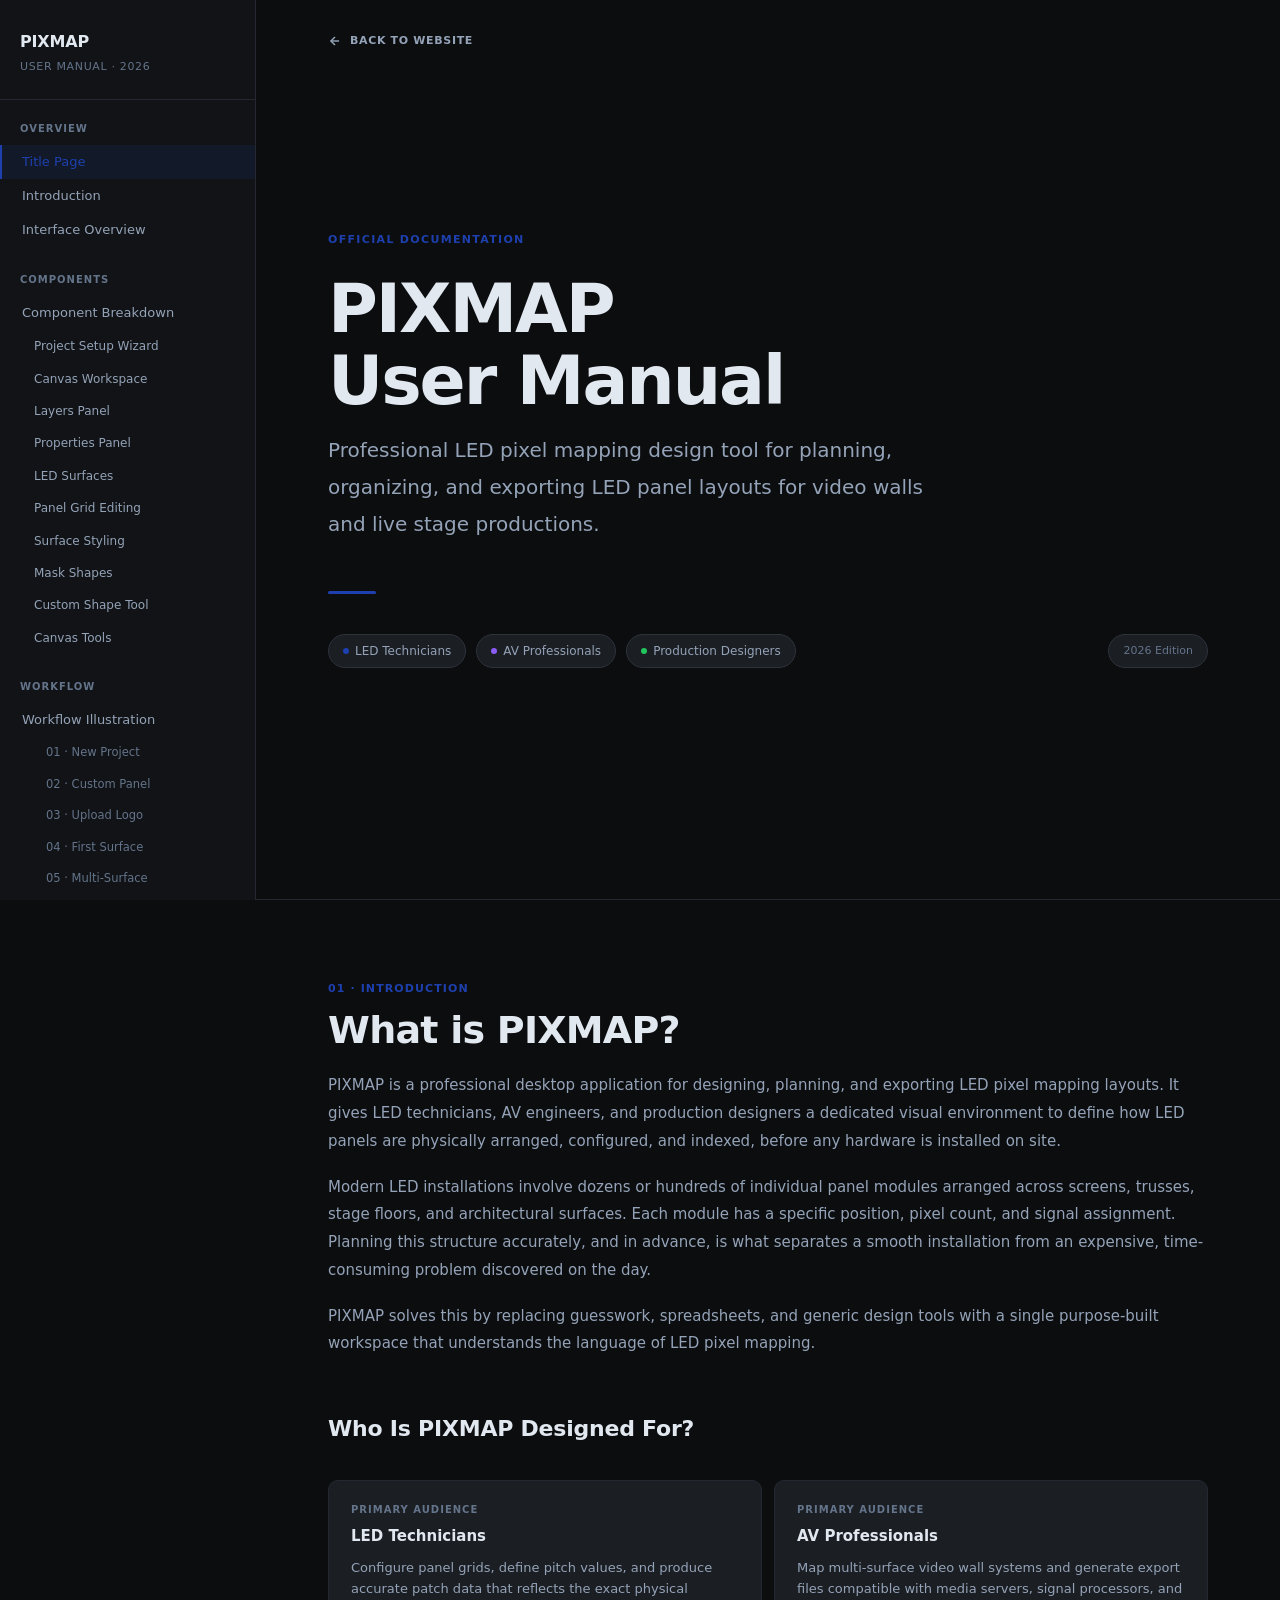
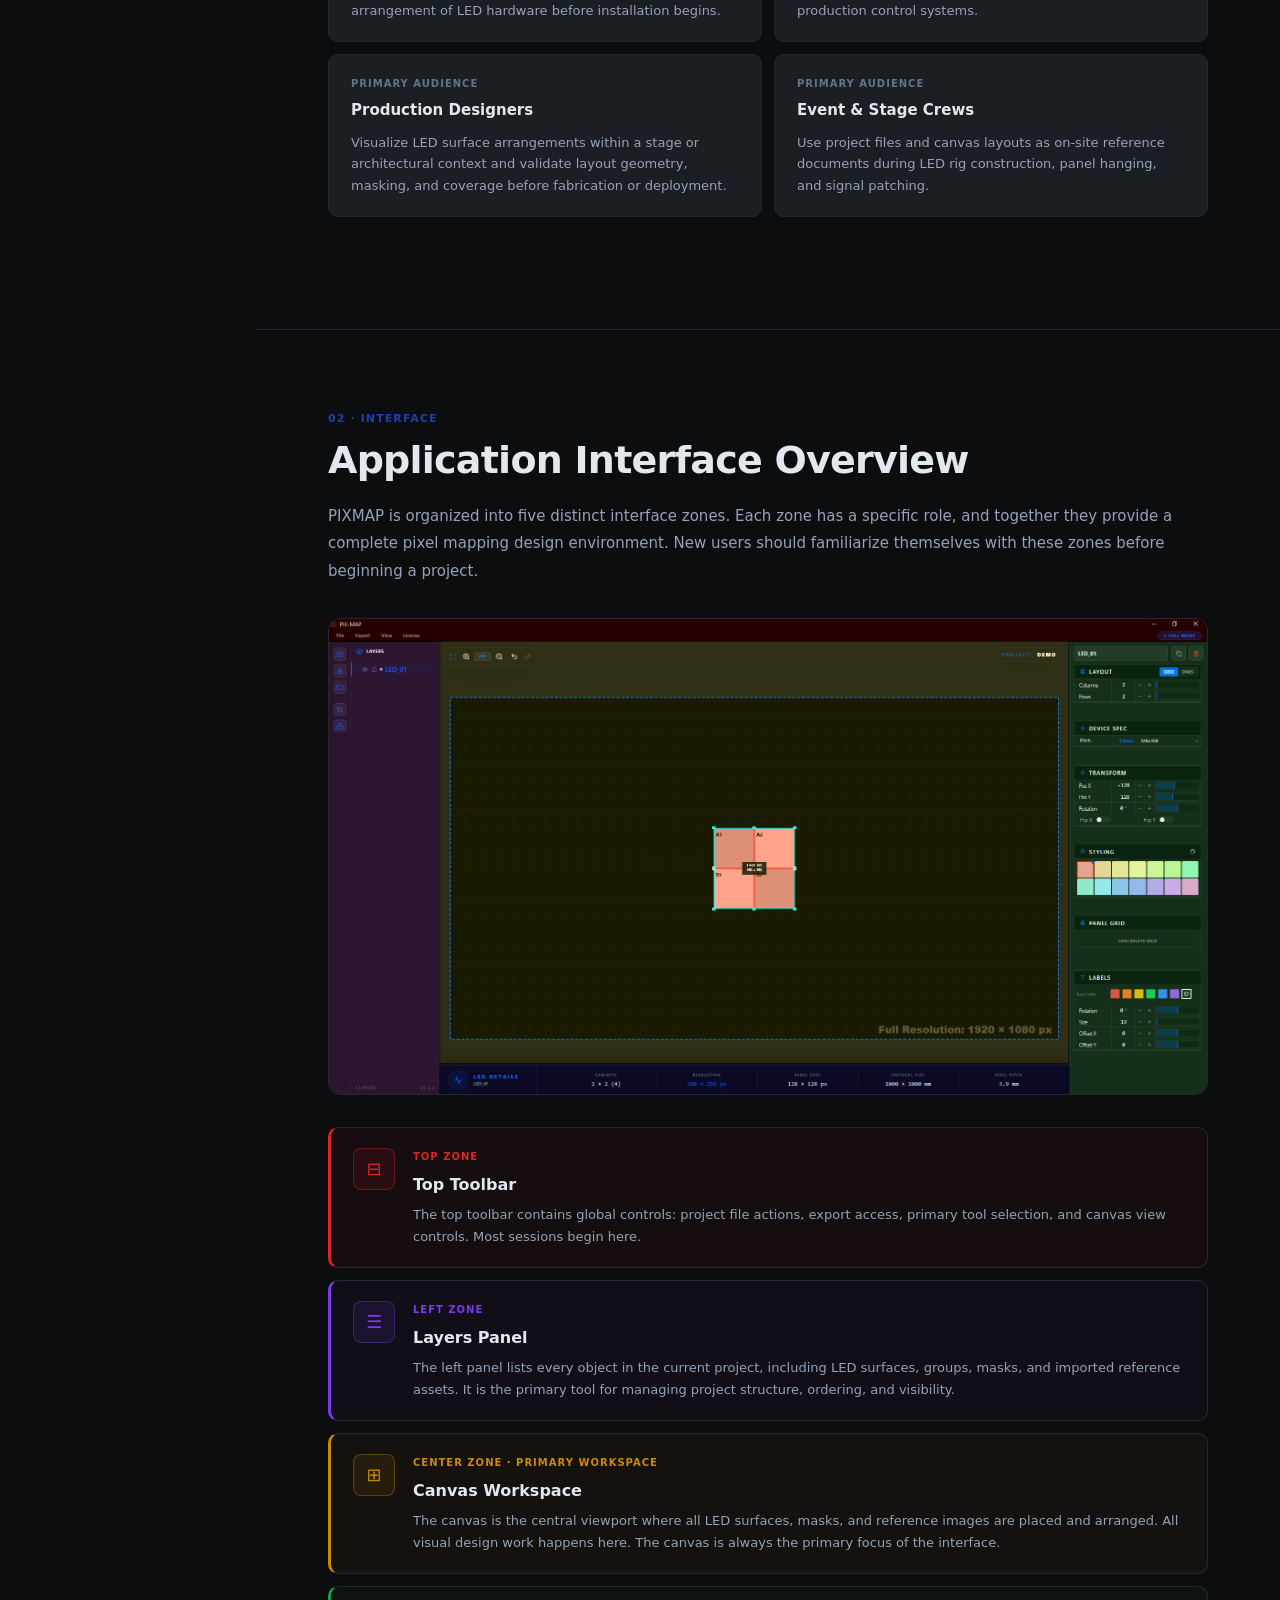
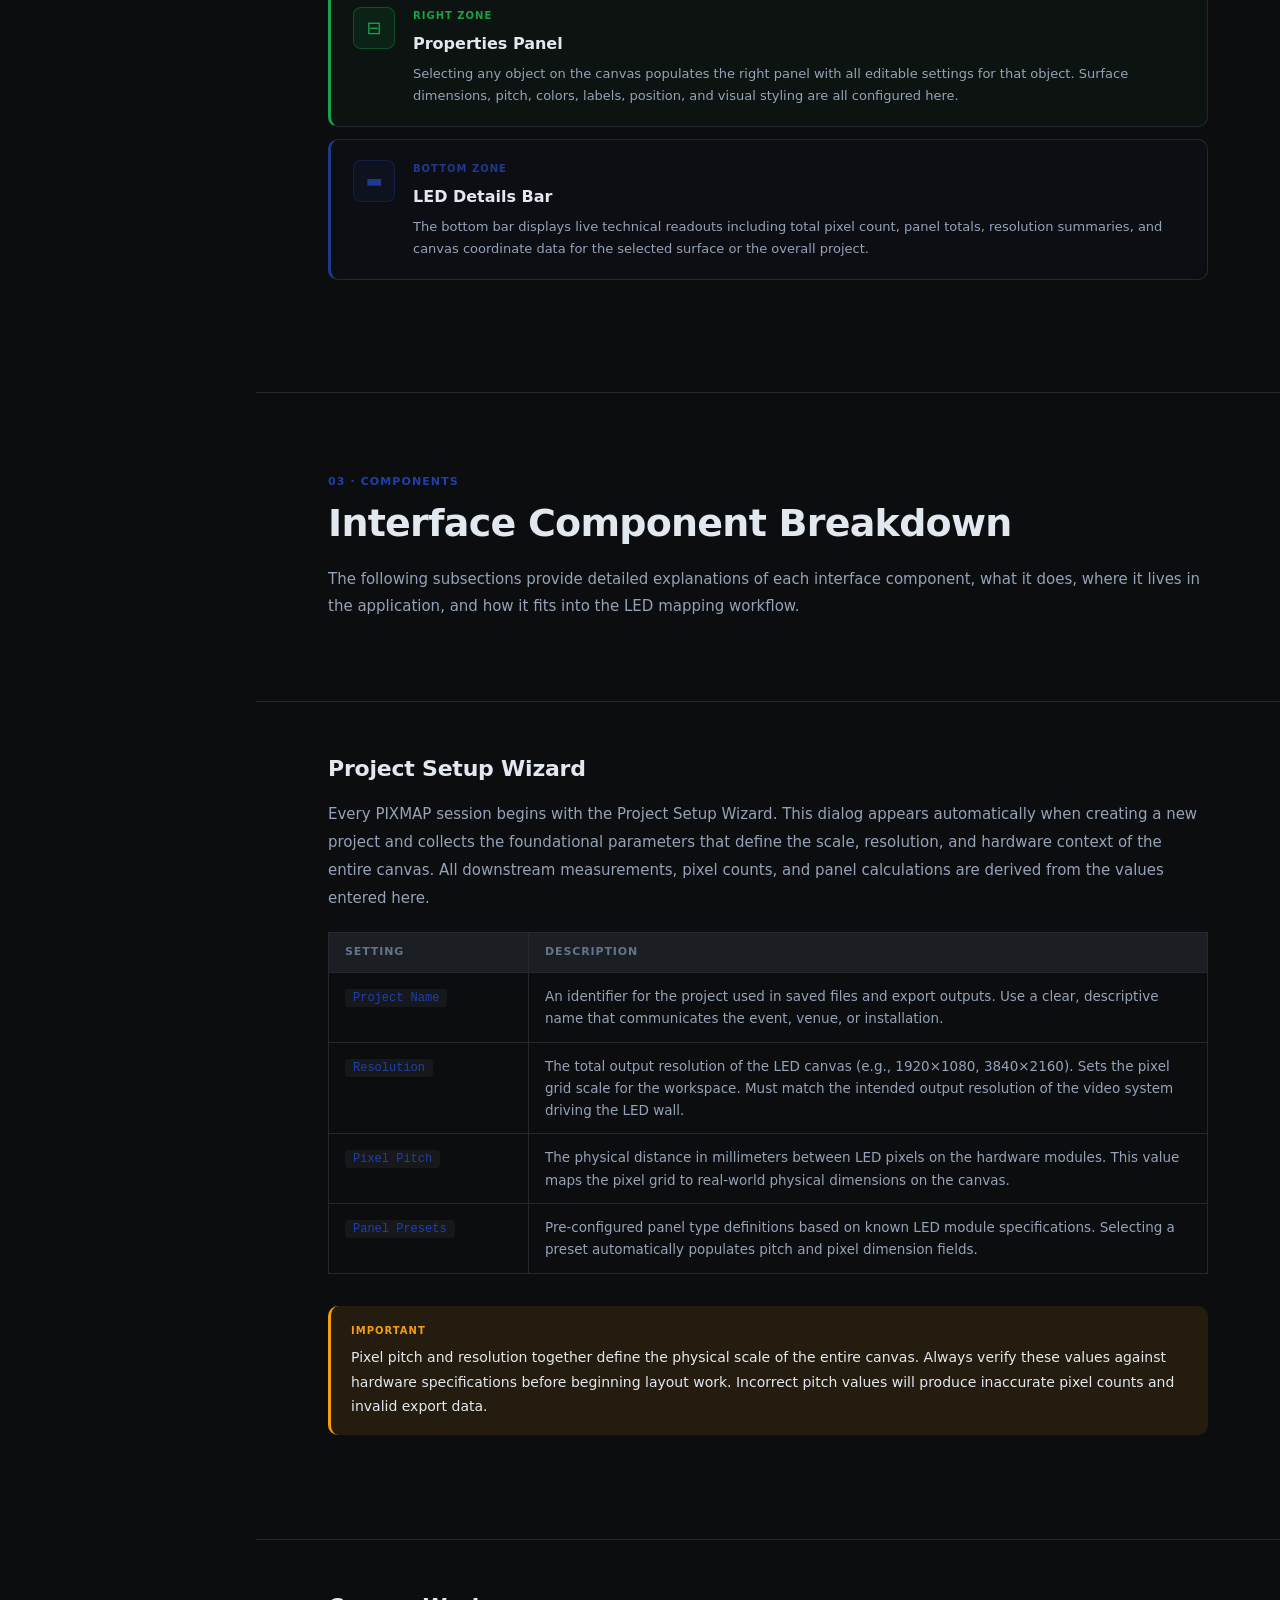
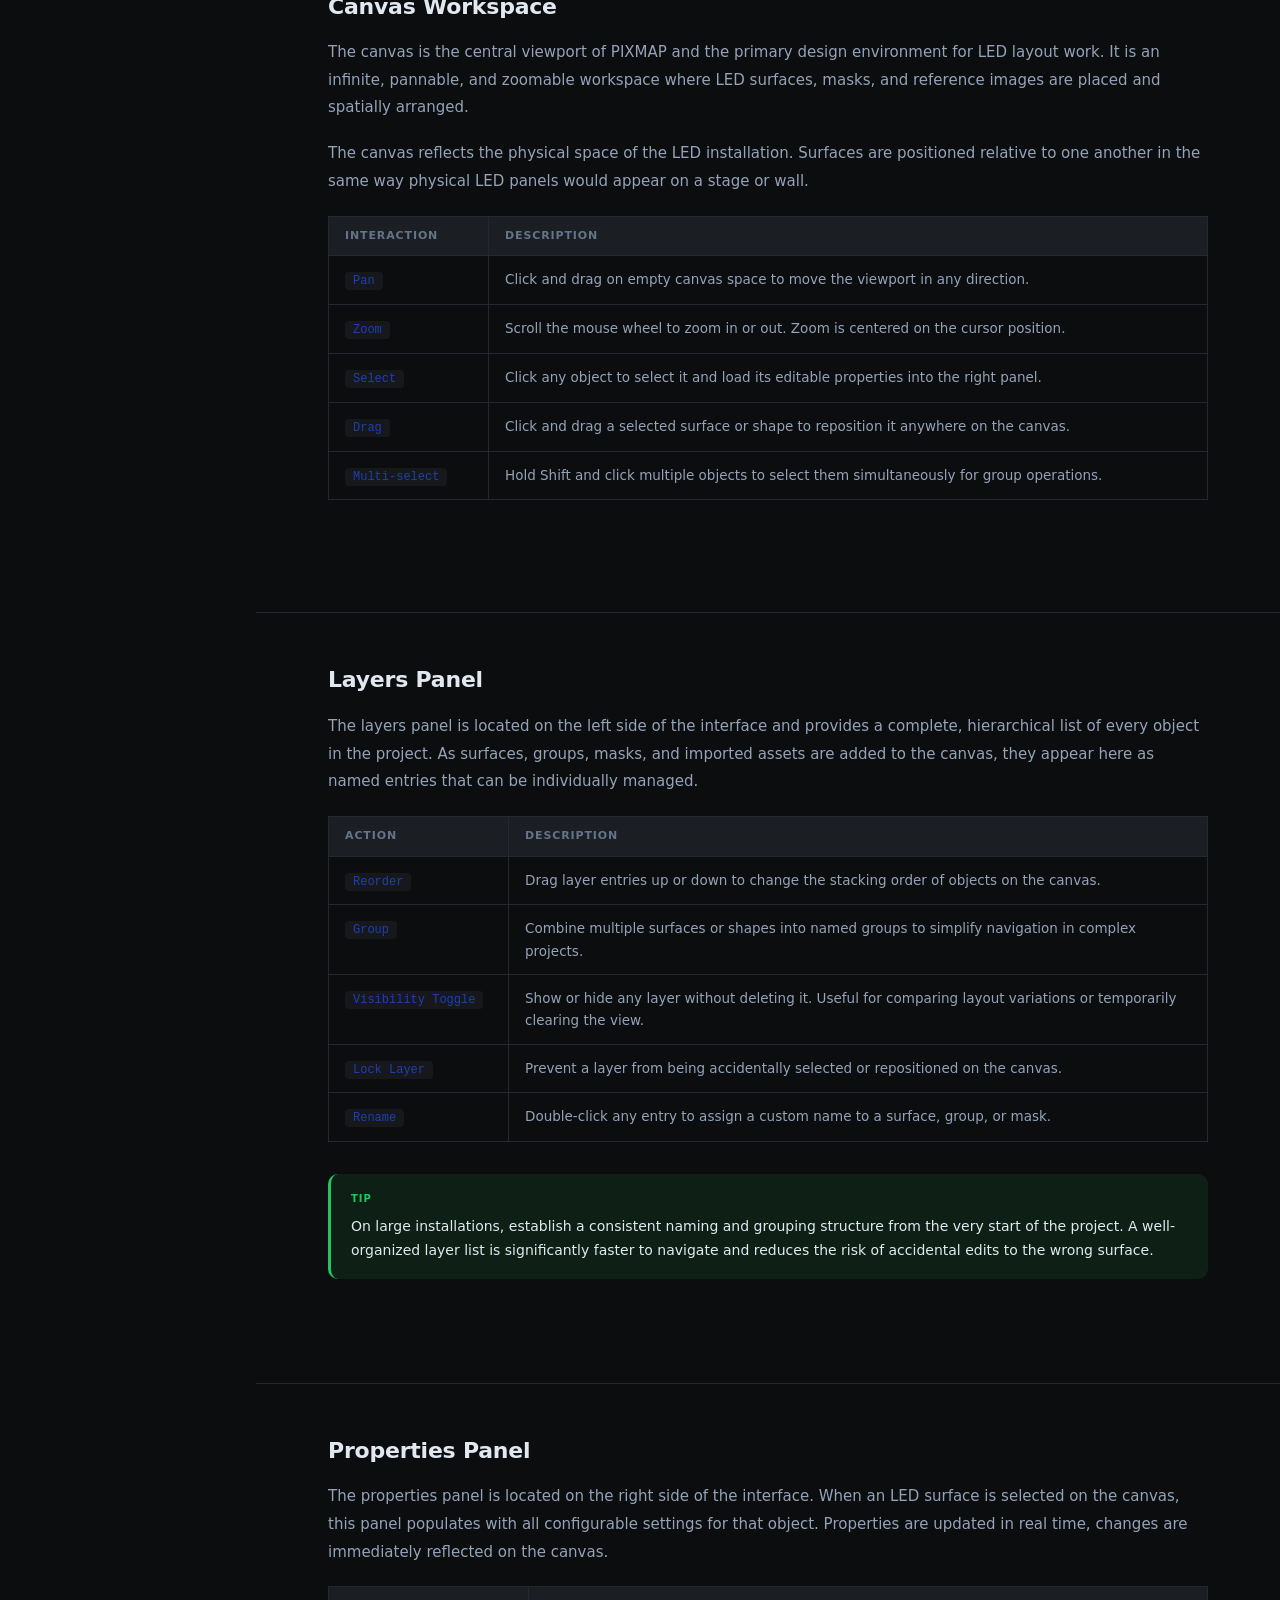
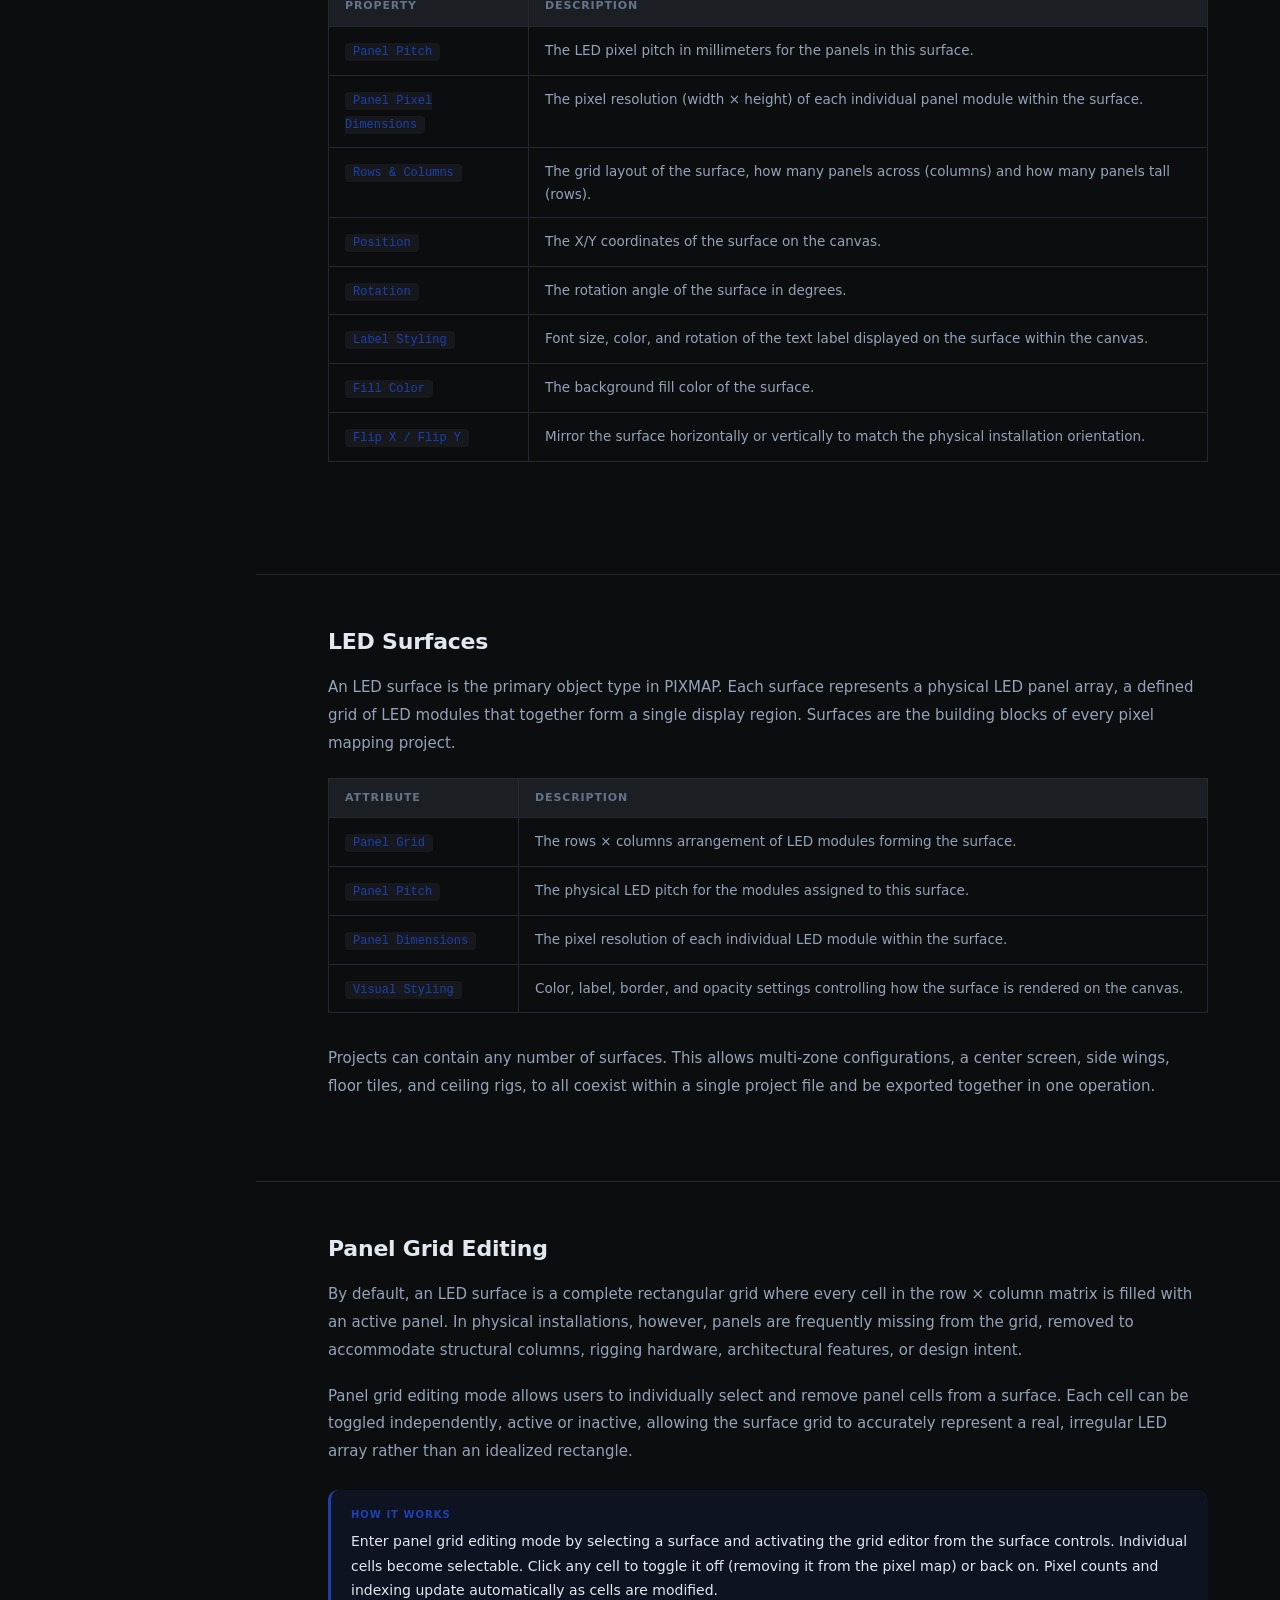
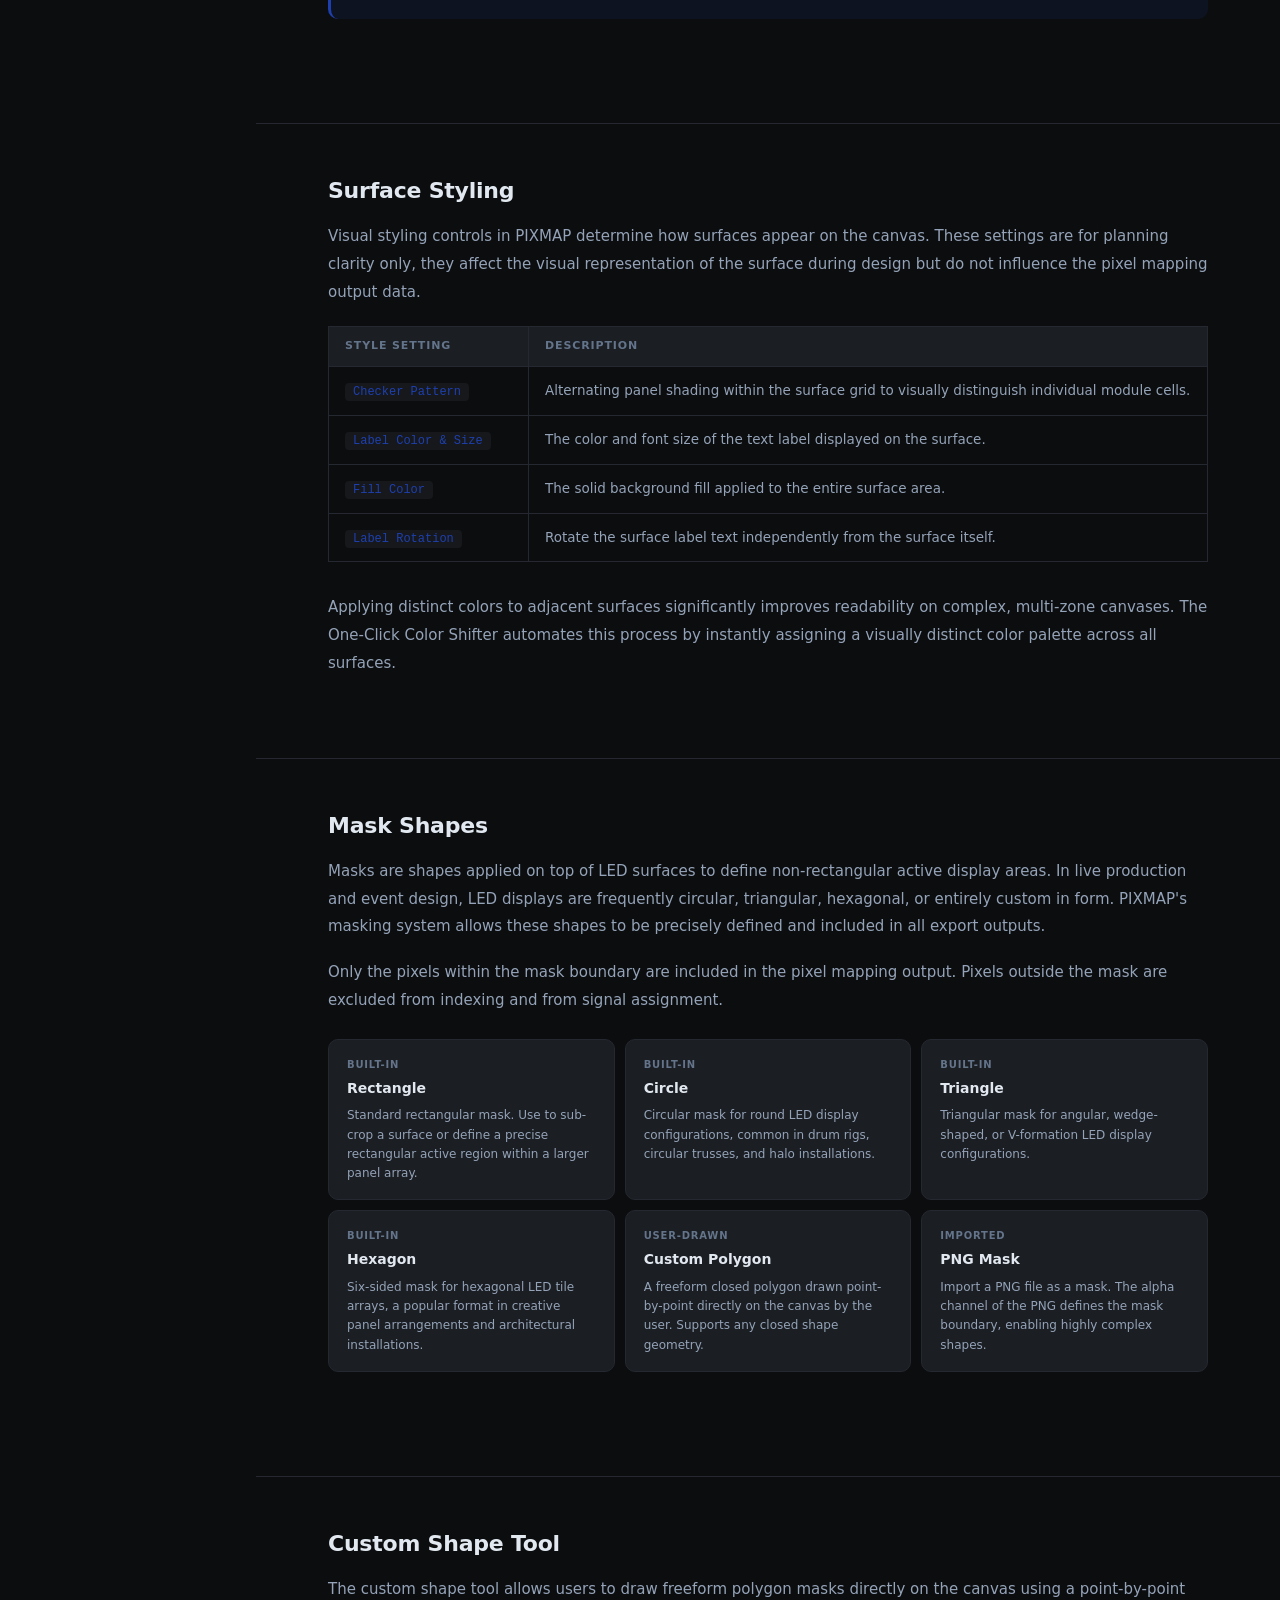
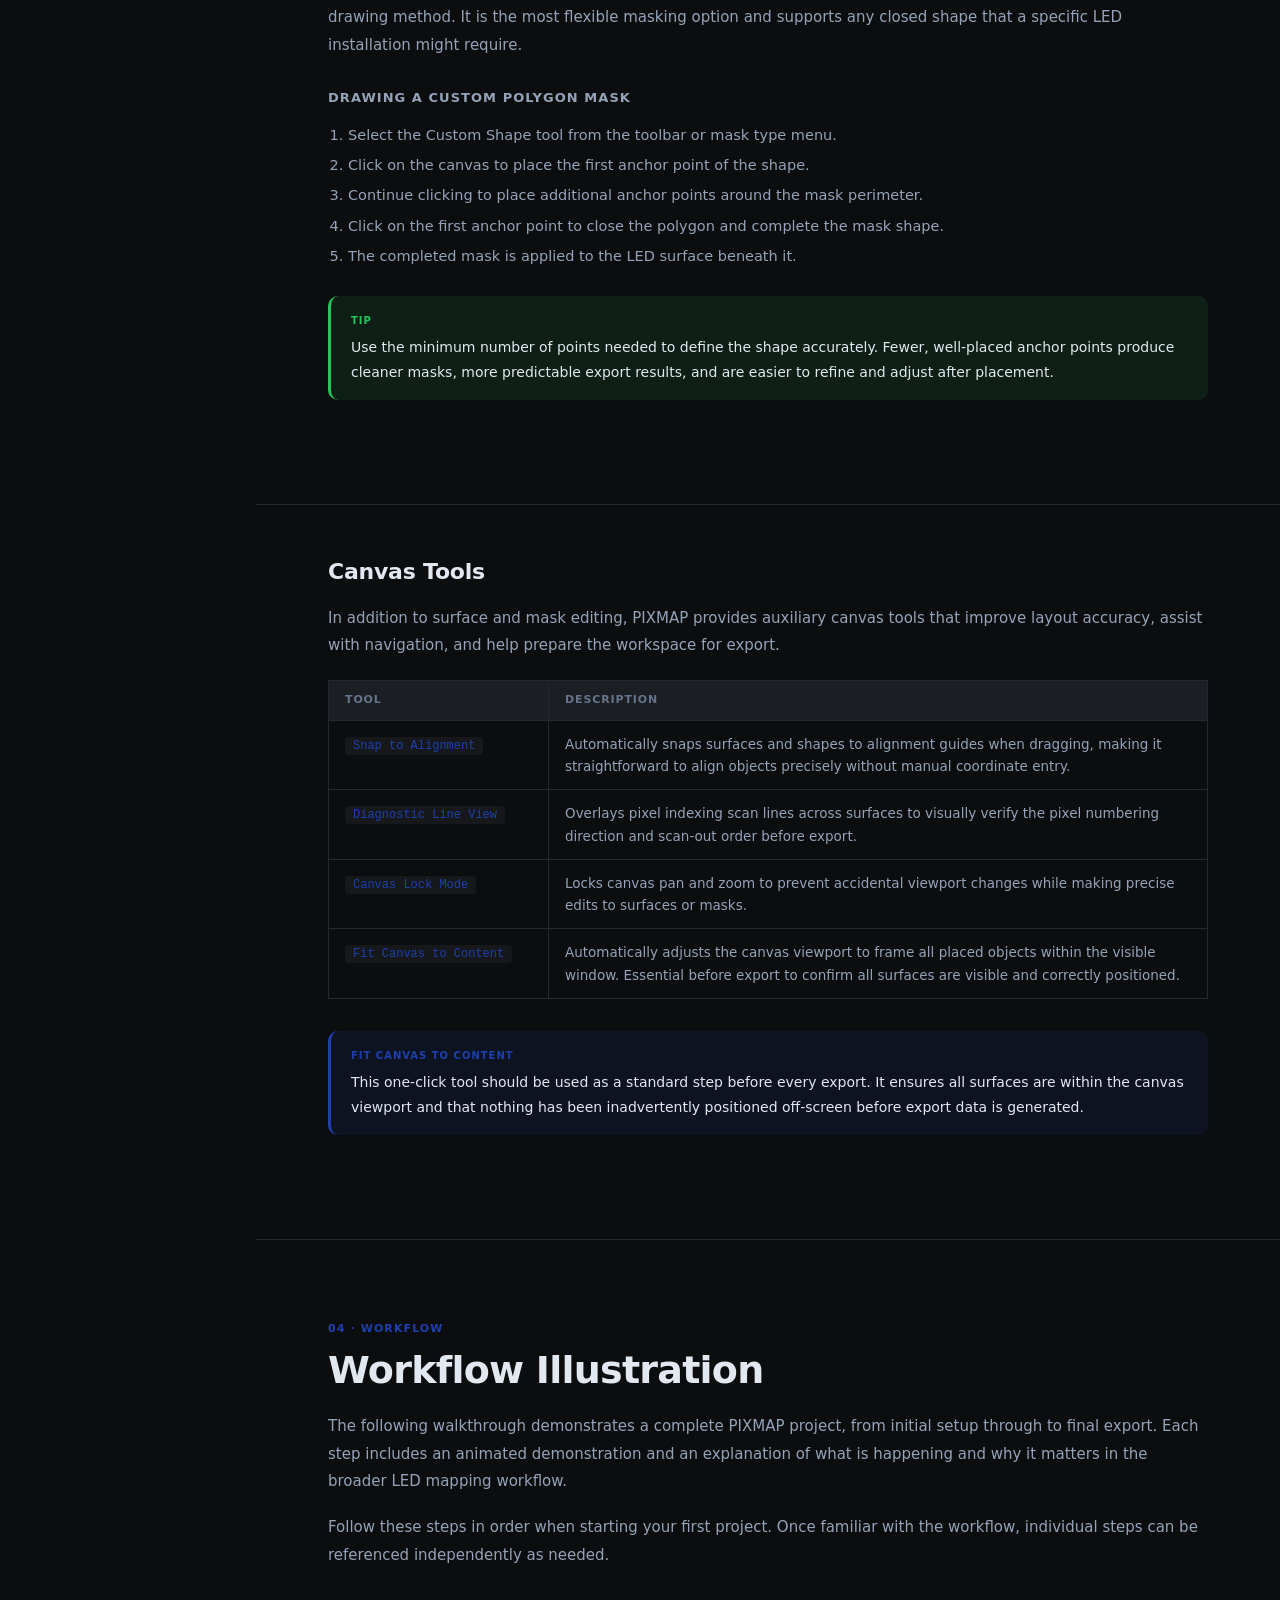
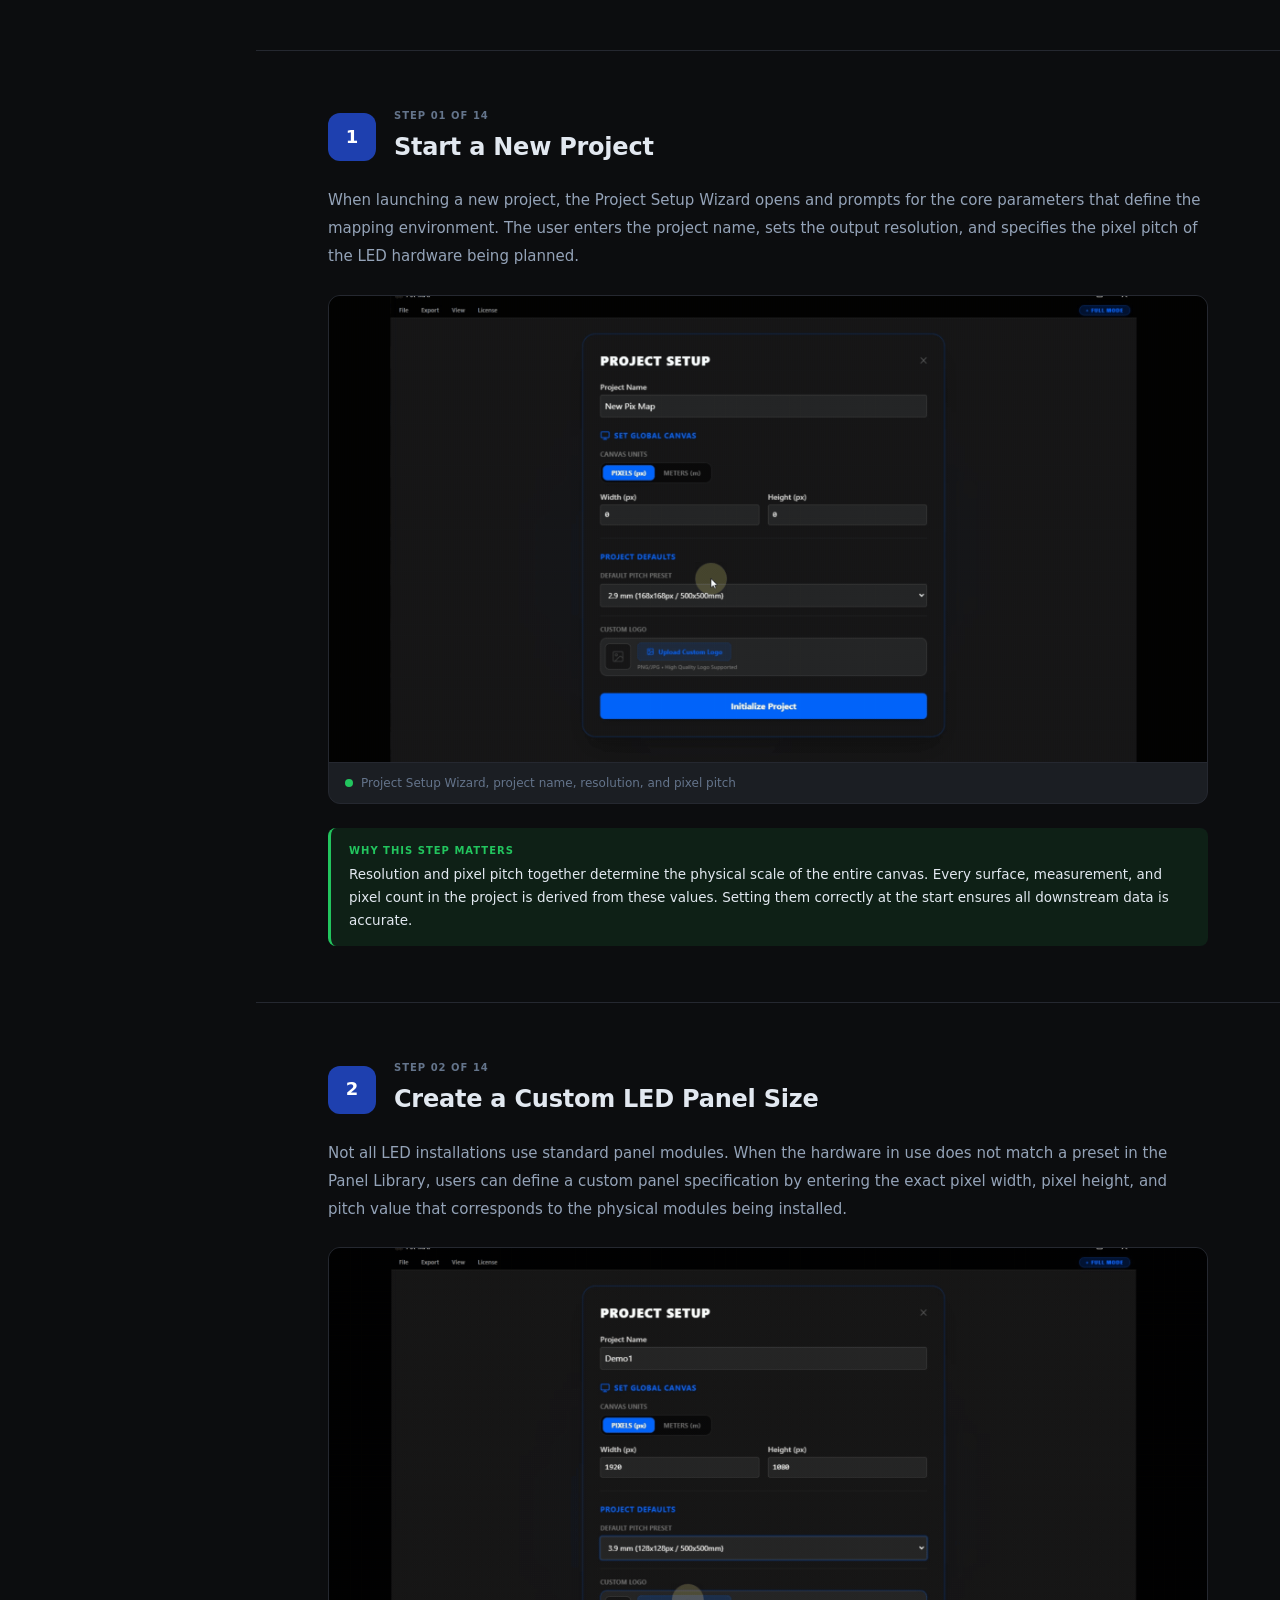
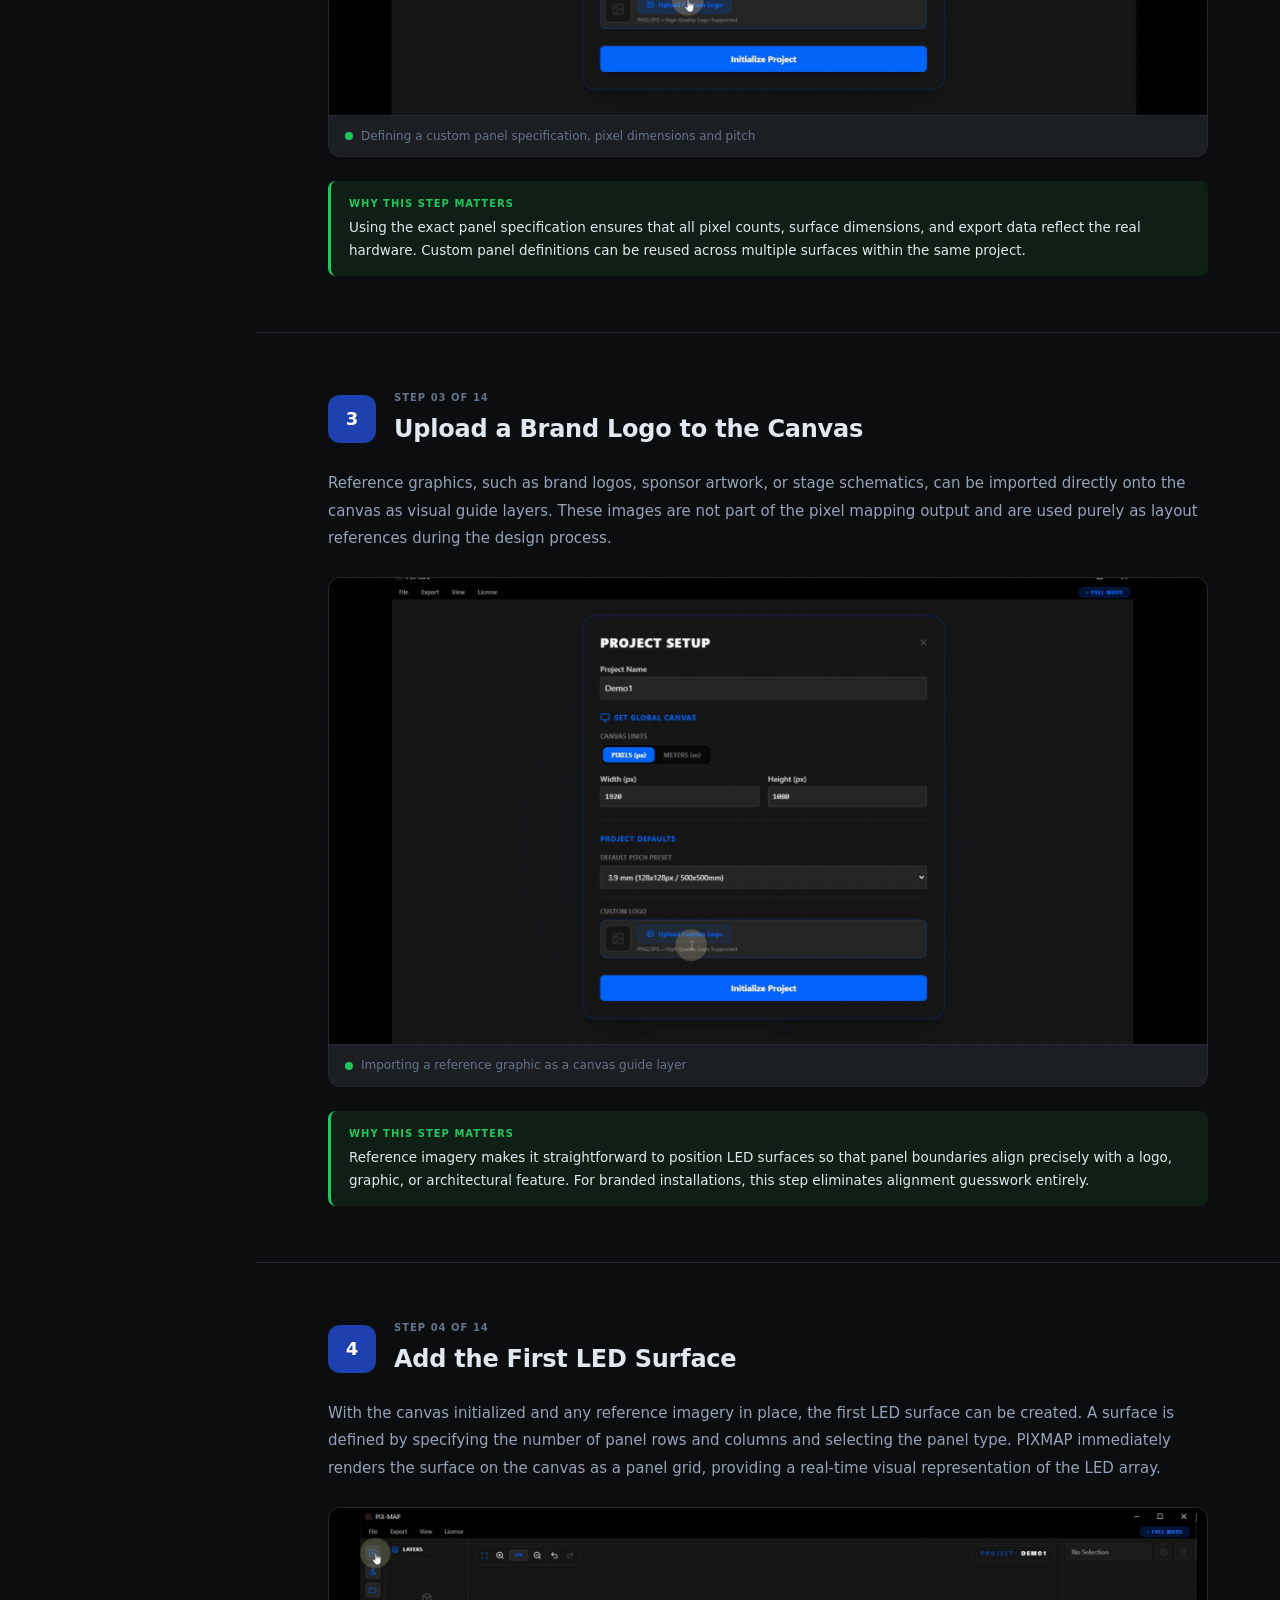
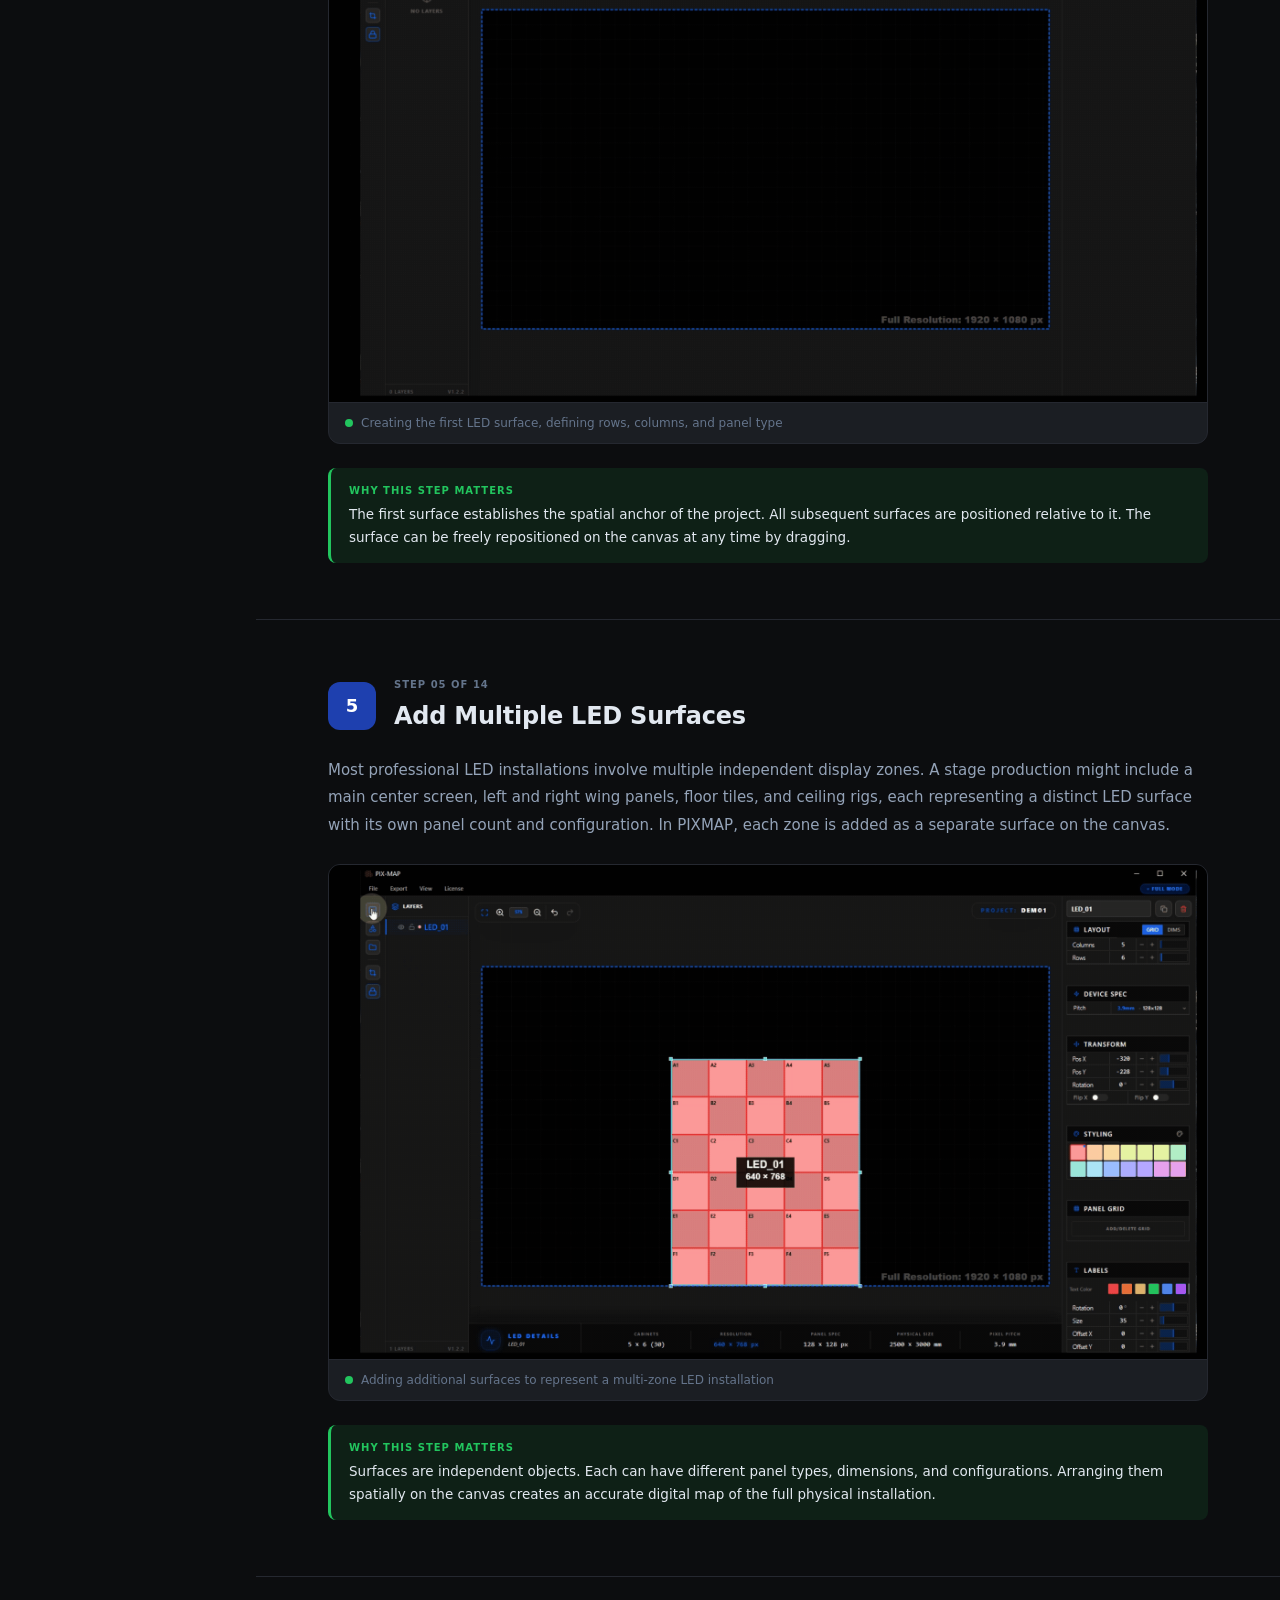
<file: pages/manual/index.html>
<!DOCTYPE html>
<html lang="en">
<head>
<meta charset="UTF-8" />
<meta name="viewport" content="width=device-width, initial-scale=1.0" />
<title>PIXMAP User Manual</title>
<style>

/* =============================================================
   TOKENS
   ============================================================= */
:root {
  --bg:        #0c0d0f;
  --bg2:       #111316;
  --bg3:       #16181c;
  --card:      #1b1e23;
  --border:    #252830;
  --border2:   #2e323b;
  --accent:    #1e40af;
  --accent-lo: rgba(30,64,175,.12);
  --accent-mid:rgba(30,64,175,.3);
  --green:     #22c55e;
  --green-lo:  rgba(34,197,94,.1);
  --amber:     #f59e0b;
  --amber-lo:  rgba(245,158,11,.1);
  --purple:    #8b5cf6;
  --purple-lo: rgba(139,92,246,.1);
  --text:      #e2e8f0;
  --text2:     #94a3b8;
  --text3:     #64748b;
  --radius:    10px;
  --nav-w:     256px;
  --font:      'Inter', 'Segoe UI', system-ui, sans-serif;
  --mono:      'JetBrains Mono', 'Fira Code', monospace;
}

/* =============================================================
   RESET
   ============================================================= */
*, *::before, *::after { box-sizing: border-box; margin: 0; padding: 0; }
html { scroll-behavior: smooth; font-size: 16px; }
body {
  font-family: var(--font);
  background: var(--bg);
  color: var(--text);
  line-height: 1.7;
  display: flex;
}
img { display: block; max-width: 100%; }
a  { color: var(--accent); text-decoration: none; }
a:hover { text-decoration: underline; }

/* =============================================================
   SIDEBAR
   ============================================================= */
#nav {
  position: fixed;
  inset: 0 auto 0 0;
  width: var(--nav-w);
  background: var(--bg2);
  border-right: 1px solid var(--border);
  overflow-y: auto;
  z-index: 50;
  display: flex;
  flex-direction: column;
  padding-bottom: 32px;
}
#nav::-webkit-scrollbar { width: 3px; }
#nav::-webkit-scrollbar-thumb { background: var(--border2); border-radius: 2px; }

.nav-header {
  padding: 28px 20px 22px;
  border-bottom: 1px solid var(--border);
}
.nav-back-btn {
  display: inline-block;
  margin-bottom: 14px;
  font-size: 11px;
  font-weight: 700;
  color: var(--text2);
  text-decoration: none;
  transition: color 0.2s;
  letter-spacing: .06em;
  text-transform: uppercase;
}
.nav-back-btn:hover {
  color: var(--text);
  text-decoration: none;
}
.nav-header .logo {
  font-size: 16px;
  font-weight: 700;
  letter-spacing: -.01em;
  color: var(--text);
}
.nav-header .logo span { color: var(--accent); }
.nav-header .version {
  font-size: 11px;
  color: var(--text3);
  margin-top: 3px;
  letter-spacing: .06em;
  text-transform: uppercase;
}

.nav-section { padding: 20px 0 4px; }
.nav-section-title {
  padding: 0 20px 8px;
  font-size: 10px;
  font-weight: 700;
  letter-spacing: .1em;
  text-transform: uppercase;
  color: var(--text3);
}
.nav-item {
  display: block;
  padding: 6px 20px;
  font-size: 13px;
  color: var(--text2);
  border-left: 2px solid transparent;
  transition: color .12s, border-color .12s, background .12s;
  cursor: pointer;
}
.nav-item:hover  { color: var(--text); background: rgba(255,255,255,.03); }
.nav-item.active { color: var(--accent); border-left-color: var(--accent); background: var(--accent-lo); }
.nav-item.sub    { padding-left: 32px; font-size: 12px; }
.nav-item.sub2   { padding-left: 44px; font-size: 11.5px; color: var(--text3); }
.nav-item.sub2.active { color: var(--accent); }

/* =============================================================
   MAIN
   ============================================================= */
#page {
  margin-left: var(--nav-w);
  flex: 1;
  min-height: 100vh;
}

/* =============================================================
   COVER
   ============================================================= */
#cover {
  min-height: 100vh;
  display: flex;
  flex-direction: column;
  justify-content: center;
  padding: 80px 72px;
  border-bottom: 1px solid var(--border);
  background: var(--bg);
  position: relative;
  overflow: hidden;
}
.top-back-btn {
  position: absolute;
  top: 32px;
  left: 72px;
  display: inline-flex;
  align-items: center;
  gap: 8px;
  font-size: 11px;
  font-weight: 700;
  color: var(--text2);
  text-decoration: none;
  transition: color 0.2s, transform 0.2s;
  z-index: 100;
  letter-spacing: .06em;
  text-transform: uppercase;
}
.top-back-btn svg {
  width: 14px;
  height: 14px;
  stroke-width: 2.5;
}
.top-back-btn:hover {
  color: var(--text);
  text-decoration: none;
  transform: translateX(-3px);
}

/* cover has no decorative overlay */
#cover::before {
  display: none;
}

.cover-eyebrow {
  font-size: 11px;
  font-weight: 700;
  letter-spacing: .12em;
  text-transform: uppercase;
  color: var(--accent);
  margin-bottom: 24px;
  position: relative;
}
.cover-title {
  font-size: 68px;
  font-weight: 800;
  letter-spacing: -.03em;
  line-height: 1.05;
  color: var(--text);
  margin-bottom: 6px;
  position: relative;
}
.cover-title .highlight {
  color: var(--accent);
}
.cover-subtitle {
  font-size: 20px;
  font-weight: 500;
  color: var(--text2);
  margin-bottom: 48px;
  position: relative;
}
.cover-rule {
  width: 48px;
  height: 3px;
  border-radius: 2px;
  background: var(--accent);
  margin-bottom: 40px;
  position: relative;
}
.cover-pills {
  display: flex;
  gap: 10px;
  flex-wrap: wrap;
  position: relative;
}
.pill {
  display: inline-flex;
  align-items: center;
  gap: 6px;
  font-size: 12px;
  font-weight: 500;
  padding: 6px 14px;
  border-radius: 100px;
  background: var(--card);
  border: 1px solid var(--border2);
  color: var(--text2);
}
.pill .dot {
  width: 6px;
  height: 6px;
  border-radius: 50%;
  background: var(--accent);
}

/* =============================================================
   CONTENT SECTIONS
   ============================================================= */
.section {
  padding: 80px 72px;
  border-bottom: 1px solid var(--border);
}
.section:last-child { border-bottom: none; }

/* labels above headings */
.eyebrow {
  font-size: 11px;
  font-weight: 700;
  letter-spacing: .1em;
  text-transform: uppercase;
  color: var(--accent);
  margin-bottom: 10px;
}

h2 {
  font-size: 38px;
  font-weight: 800;
  letter-spacing: -.02em;
  color: var(--text);
  margin-bottom: 20px;
  line-height: 1.15;
}
h3 {
  font-size: 22px;
  font-weight: 700;
  color: var(--text);
  margin: 52px 0 14px;
  letter-spacing: -.01em;
}
h3:first-child { margin-top: 0; }
h4 {
  font-size: 13px;
  font-weight: 700;
  color: var(--text2);
  text-transform: uppercase;
  letter-spacing: .08em;
  margin: 28px 0 10px;
}

p {
  font-size: 15px;
  color: var(--text2);
  line-height: 1.85;
  margin-bottom: 18px;
}
p:last-child { margin-bottom: 0; }

/* =============================================================
   COMPONENTS
   ============================================================= */

/* --- callouts --- */
.callout {
  border-radius: var(--radius);
  padding: 16px 20px;
  margin: 24px 0;
  font-size: 14px;
  line-height: 1.75;
  color: var(--text);
  position: relative;
}
.callout.info   { background: var(--accent-lo); border-left: 3px solid var(--accent); }
.callout.tip    { background: var(--green-lo);  border-left: 3px solid var(--green); }
.callout.warn   { background: var(--amber-lo);  border-left: 3px solid var(--amber); }
.callout-label  {
  font-size: 10px;
  font-weight: 700;
  text-transform: uppercase;
  letter-spacing: .1em;
  margin-bottom: 6px;
}
.callout.info .callout-label  { color: var(--accent); }
.callout.tip  .callout-label  { color: var(--green); }
.callout.warn .callout-label  { color: var(--amber); }

/* --- interface zone cards --- */
.zone-grid {
  display: grid;
  grid-template-columns: 1fr 1fr;
  gap: 12px;
  margin: 32px 0;
}
.zone-card {
  background: var(--card);
  border: 1px solid var(--border);
  border-radius: var(--radius);
  padding: 20px 22px;
  transition: border-color .2s;
}
.zone-card:hover { border-color: var(--border2); }
.zone-card .zc-zone {
  font-size: 10px;
  font-weight: 700;
  letter-spacing: .1em;
  text-transform: uppercase;
  color: var(--text3);
  margin-bottom: 6px;
}
.zone-card .zc-name {
  font-size: 15px;
  font-weight: 700;
  color: var(--text);
  margin-bottom: 8px;
}
.zone-card .zc-desc {
  font-size: 13px;
  color: var(--text2);
  line-height: 1.65;
  max-width: none;
  margin: 0;
}
.zone-card.accent { border-color: var(--accent-mid); background: var(--accent-lo); }
.zone-card.accent .zc-zone { color: var(--accent); }

/* --- property table --- */
.ptable {
  width: 100%;
  border-collapse: collapse;
  margin: 20px 0 32px;
}
.ptable th {
  text-align: left;
  font-size: 11px;
  font-weight: 700;
  text-transform: uppercase;
  letter-spacing: .08em;
  color: var(--text3);
  padding: 10px 16px;
  background: var(--card);
  border: 1px solid var(--border);
}
.ptable td {
  padding: 12px 16px;
  border: 1px solid var(--border);
  font-size: 13.5px;
  color: var(--text2);
  vertical-align: top;
  line-height: 1.65;
}
.ptable tr:hover td { background: rgba(255,255,255,.015); }
.ptable code {
  font-family: var(--mono);
  font-size: 12px;
  background: var(--bg3);
  color: var(--accent);
  padding: 2px 8px;
  border-radius: 4px;
}

/* --- mask grid --- */
.mask-grid {
  display: grid;
  grid-template-columns: repeat(3, 1fr);
  gap: 10px;
  margin: 24px 0;
}
.mask-card {
  background: var(--card);
  border: 1px solid var(--border);
  border-radius: var(--radius);
  padding: 16px 18px;
}
.mask-card .mk-type {
  font-size: 10px;
  font-weight: 700;
  text-transform: uppercase;
  letter-spacing: .08em;
  color: var(--text3);
  margin-bottom: 4px;
}
.mask-card .mk-name {
  font-size: 14px;
  font-weight: 700;
  color: var(--text);
  margin-bottom: 6px;
}
.mask-card .mk-desc {
  font-size: 12px;
  color: var(--text2);
  line-height: 1.6;
}

/* =============================================================
   WORKFLOW
   ============================================================= */
#workflow-steps { padding-top: 0; }

.step-block {
  padding: 56px 72px;
  border-bottom: 1px solid var(--border);
}
.step-block:last-child { border-bottom: none; }

.step-head {
  display: flex;
  align-items: center;
  gap: 18px;
  margin-bottom: 20px;
}
.step-num {
  width: 48px;
  height: 48px;
  border-radius: 12px;
  background: var(--accent);
  display: flex;
  align-items: center;
  justify-content: center;
  font-size: 18px;
  font-weight: 800;
  color: #fff;
  flex-shrink: 0;
}
.step-info .step-tag {
  font-size: 10px;
  font-weight: 700;
  text-transform: uppercase;
  letter-spacing: .1em;
  color: var(--text3);
  margin-bottom: 3px;
}
.step-info h3 {
  font-size: 24px;
  font-weight: 800;
  color: var(--text);
  margin: 0;
  letter-spacing: -.01em;
}

/* GIF container */
.gif-wrap {
  margin: 24px 0;
  width: 100%;
  border-radius: 12px;
  overflow: hidden;
  border: 1px solid var(--border);
  background: var(--card);
}
.gif-wrap img {
  width: 100%;
  display: block;
}
.gif-bar {
  display: flex;
  align-items: center;
  gap: 8px;
  padding: 10px 16px;
  border-top: 1px solid var(--border);
  font-size: 12px;
  color: var(--text3);
}
.gif-bar::before {
  content: '';
  width: 8px;
  height: 8px;
  border-radius: 50%;
  background: var(--green);
  flex-shrink: 0;
}

/* step body text */
.step-body p {
  font-size: 15px;
  color: var(--text2);
  margin-bottom: 14px;
}
.step-why {
  margin-top: 20px;
  padding: 14px 18px;
  border-radius: 8px;
  background: var(--green-lo);
  border-left: 3px solid var(--green);
  font-size: 13.5px;
  color: var(--text);
}
.step-why strong {
  display: block;
  font-size: 10px;
  font-weight: 700;
  text-transform: uppercase;
  letter-spacing: .1em;
  color: var(--green);
  margin-bottom: 4px;
}

/* export mode table */
.export-table {
  width: 100%;
  border-collapse: collapse;
  margin: 20px 0;
  font-size: 14px;
}
.export-table th {
  text-align: left;
  padding: 10px 16px;
  background: var(--card);
  border: 1px solid var(--border);
  font-size: 11px;
  font-weight: 700;
  text-transform: uppercase;
  letter-spacing: .08em;
  color: var(--text3);
}
.export-table td {
  padding: 12px 16px;
  border: 1px solid var(--border);
  color: var(--text2);
  vertical-align: top;
  line-height: 1.6;
}
.export-table tr:hover td { background: rgba(255,255,255,.015); }
.export-table code {
  font-family: var(--mono);
  font-size: 12px;
  background: var(--bg3);
  color: var(--accent);
  padding: 2px 8px;
  border-radius: 4px;
}

/* =============================================================
   BEST PRACTICES
   ============================================================= */
.bp-list {
  list-style: none;
  margin: 28px 0 0;
}
.bp-list li {
  display: flex;
  gap: 16px;
  padding: 18px 22px;
  background: var(--card);
  border: 1px solid var(--border);
  border-radius: var(--radius);
  margin-bottom: 10px;
  transition: border-color .2s;
}
.bp-list li:hover { border-color: var(--border2); }
.bp-list .bp-icon {
  font-size: 20px;
  flex-shrink: 0;
  line-height: 1;
  padding-top: 1px;
}
.bp-list .bp-text strong {
  display: block;
  font-size: 14px;
  font-weight: 700;
  color: var(--text);
  margin-bottom: 4px;
}
.bp-list .bp-text span {
  font-size: 13.5px;
  color: var(--text2);
  line-height: 1.65;
}

/* =============================================================
   FOOTER
   ============================================================= */
.doc-footer {
  padding: 40px 72px;
  border-top: 1px solid var(--border);
  display: flex;
  justify-content: space-between;
  align-items: center;
  flex-wrap: wrap;
  gap: 12px;
}
.doc-footer .brand {
  font-size: 14px;
  font-weight: 700;
  color: var(--text2);
}
.doc-footer .brand span { color: var(--accent); }
.doc-footer .meta {
  font-size: 12px;
  color: var(--text3);
}

/* =============================================================
   SCROLLBAR
   ============================================================= */
::-webkit-scrollbar { width: 5px; }
::-webkit-scrollbar-track { background: var(--bg); }
::-webkit-scrollbar-thumb { background: var(--border2); border-radius: 3px; }

/* Hide drawer elements by default on desktop screen sizes */
.manual-nav-toggle {
  display: none;
}
.manual-nav-overlay {
  display: none;
}

/* =============================================================
   RESPONSIVE
   ============================================================= */
@media (max-width: 860px) {
  /* Turn sidebar into a sliding drawer menu */
  #nav {
    position: fixed;
    inset: 0 0 0 auto;
    width: 280px;
    height: 100%;
    z-index: 10000;
    transform: translateX(100%);
    transition: transform 0.3s cubic-bezier(0.16, 1, 0.3, 1);
    box-shadow: -5px 0 25px rgba(0, 0, 0, 0.6);
    background: var(--bg2);
    display: flex;
    flex-direction: column;
  }
  
  #nav.open {
    transform: translateX(0);
  }

  #page {
    margin-left: 0;
  }

  .top-back-btn {
    left: 20px !important;
    top: 20px !important;
  }

  .section, .step-block, #cover {
    padding: 48px 20px;
  }

  .cover-title {
    font-size: clamp(32px, 8vw, 44px);
  }

  .zone-grid, .mask-grid {
    grid-template-columns: 1fr;
  }

  h2 {
    font-size: 26px;
  }

  /* Table and Code block responsive hardening */
  pre, code {
    white-space: pre-wrap !important;
    word-break: break-word;
  }
  table {
    display: block;
    width: 100%;
    overflow-x: auto;
    -webkit-overflow-scrolling: touch;
  }

  /* Floating toggle button for mobile nav */
  .manual-nav-toggle {
    display: flex;
    flex-direction: column;
    justify-content: center;
    align-items: center;
    gap: 5px;
    position: fixed;
    top: 20px;
    right: 20px;
    width: 44px;
    height: 44px;
    background: rgba(17, 19, 22, 0.85);
    backdrop-filter: blur(12px);
    -webkit-backdrop-filter: blur(12px);
    border: 1px solid rgba(255, 255, 255, 0.12);
    border-radius: 50%;
    cursor: pointer;
    z-index: 10002;
    box-shadow: 0 4px 16px rgba(0, 0, 0, 0.5);
    transition: all 0.3s ease;
  }

  .manual-nav-toggle span {
    display: block;
    width: 18px;
    height: 1.5px;
    background: #ffffff;
    border-radius: 1px;
    transition: transform 0.28s ease, opacity 0.28s ease;
  }

  .manual-nav-toggle.open span:nth-child(1) {
    transform: translateY(6.5px) rotate(45deg);
  }
  .manual-nav-toggle.open span:nth-child(2) {
    opacity: 0;
    transform: scaleX(0);
  }
  .manual-nav-toggle.open span:nth-child(3) {
    transform: translateY(-6.5px) rotate(-45deg);
  }

  /* Overlay backdrop */
  .manual-nav-overlay {
    display: none;
    position: fixed;
    inset: 0;
    background: rgba(0, 0, 0, 0.6);
    backdrop-filter: blur(4px);
    -webkit-backdrop-filter: blur(4px);
    z-index: 9999;
    opacity: 0;
    transition: opacity 0.3s ease;
  }

  .manual-nav-overlay.open {
    display: block;
    opacity: 1;
  }
}


</style>
</head>
<body>

<!-- ══════════════════════════════════════════════
     SIDEBAR NAV
     ══════════════════════════════════════════════ -->
<nav id="nav">
  <div class="nav-header">
    <div class="logo">PIXMAP</div>
    <div class="version">User Manual · 2026</div>
  </div>

  <div class="nav-section">
    <div class="nav-section-title">Overview</div>
    <a class="nav-item" href="#cover">Title Page</a>
    <a class="nav-item" href="#introduction">Introduction</a>
    <a class="nav-item" href="#interface-overview">Interface Overview</a>
  </div>

  <div class="nav-section">
    <div class="nav-section-title">Components</div>
    <a class="nav-item" href="#components">Component Breakdown</a>
    <a class="nav-item sub" href="#project-setup">Project Setup Wizard</a>
    <a class="nav-item sub" href="#canvas-workspace">Canvas Workspace</a>
    <a class="nav-item sub" href="#layers-panel">Layers Panel</a>
    <a class="nav-item sub" href="#properties-panel">Properties Panel</a>
    <a class="nav-item sub" href="#led-surfaces">LED Surfaces</a>
    <a class="nav-item sub" href="#panel-grid">Panel Grid Editing</a>
    <a class="nav-item sub" href="#surface-styling">Surface Styling</a>
    <a class="nav-item sub" href="#masks">Mask Shapes</a>
    <a class="nav-item sub" href="#custom-shape">Custom Shape Tool</a>
    <a class="nav-item sub" href="#canvas-tools">Canvas Tools</a>
  </div>

  <div class="nav-section">
    <div class="nav-section-title">Workflow</div>
    <a class="nav-item" href="#workflow">Workflow Illustration</a>
    <a class="nav-item sub2" href="#s1">01 · New Project</a>
    <a class="nav-item sub2" href="#s2">02 · Custom Panel</a>
    <a class="nav-item sub2" href="#s3">03 · Upload Logo</a>
    <a class="nav-item sub2" href="#s4">04 · First Surface</a>
    <a class="nav-item sub2" href="#s5">05 · Multi-Surface</a>
    <a class="nav-item sub2" href="#s6">06 · Name Surfaces</a>
    <a class="nav-item sub2" href="#s7">07 · Color Shifter</a>
    <a class="nav-item sub2" href="#s8">08 · Grid Edit</a>
    <a class="nav-item sub2" href="#s9">09 · Labels</a>
    <a class="nav-item sub2" href="#s10">10 · Fit Canvas</a>
    <a class="nav-item sub2" href="#s11">11 · Basic Masks</a>
    <a class="nav-item sub2" href="#s12">12 · Custom Masks</a>
    <a class="nav-item sub2" href="#s13">13 · PNG Mask</a>
    <a class="nav-item sub2" href="#s14">14 · Export</a>
  </div>

  <div class="nav-section">
    <div class="nav-section-title">Advanced Output</div>
    <a class="nav-item" href="#advanced-output">Advanced Output</a>
    <a class="nav-item sub" href="#ao-how">How It Works</a>
    <a class="nav-item sub" href="#ao-screens">Screens &amp; Processors</a>
    <a class="nav-item sub" href="#ao-input">Input Selection</a>
    <a class="nav-item sub" href="#ao-output">Output Transformation</a>
    <a class="nav-item sub" href="#ao-slices">Slices &amp; Splitting</a>
    <a class="nav-item sub" href="#ao-xml">Resolume XML</a>
    <a class="nav-item sub" href="#ao-steps">Using It — Steps</a>
  </div>

  <div class="nav-section">
    <div class="nav-section-title">Reference</div>
    <a class="nav-item" href="#best-practices">Best Practices</a>
  </div>
</nav>

<!-- Mobile Navigation Toggle & Backdrop overlay -->
<button id="manualNavToggle" aria-label="Toggle Table of Contents" class="manual-nav-toggle">
  <span></span><span></span><span></span>
</button>
<div id="manualNavOverlay" class="manual-nav-overlay"></div>

<!-- ══════════════════════════════════════════════
     PAGE
     ══════════════════════════════════════════════ -->
<div id="page">

  <!-- ────────────────────────────────────────────
       COVER
       ──────────────────────────────────────────── -->
  <section id="cover" class="section" style="padding: 80px 72px; min-height: 100vh; justify-content: center; display: flex; flex-direction: column; border-bottom: 1px solid var(--border); background: var(--bg); position: relative; overflow: hidden;">
    <a href="../../" class="top-back-btn">
      <svg viewBox="0 0 24 24" fill="none" stroke="currentColor">
        <line x1="19" y1="12" x2="5" y2="12"></line>
        <polyline points="12 19 5 12 12 5"></polyline>
      </svg>
      Back to Website
    </a>
    <div style="position:relative;">
      <div class="cover-eyebrow">Official Documentation</div>
      <div class="cover-title">
        PIXMAP<br />User Manual
      </div>
      <p class="cover-subtitle" style="margin-top:16px; max-width:none;">
        Professional LED pixel mapping design tool for planning,<br />
        organizing, and exporting LED panel layouts for video walls<br />
        and live stage productions.
      </p>
      <div class="cover-rule"></div>
      <div class="cover-pills">
        <div class="pill"><span class="dot"></span> LED Technicians</div>
        <div class="pill"><span class="dot" style="background:var(--purple)"></span> AV Professionals</div>
        <div class="pill"><span class="dot" style="background:var(--green)"></span> Production Designers</div>
        <div class="pill" style="margin-left:auto; border-color:var(--border2); color:var(--text3); font-size:11px;">2026 Edition</div>
      </div>
    </div>
  </section>

  <!-- ────────────────────────────────────────────
       INTRODUCTION
       ──────────────────────────────────────────── -->
  <section id="introduction" class="section">
    <div class="eyebrow">01 · Introduction</div>
    <h2>What is PIXMAP?</h2>

    <p>
      PIXMAP is a professional desktop application for designing, planning, and exporting
      LED pixel mapping layouts. It gives LED technicians, AV engineers, and production designers
      a dedicated visual environment to define how LED panels are physically arranged, configured,
      and indexed, before any hardware is installed on site.
    </p>
    <p>
      Modern LED installations involve dozens or hundreds of individual panel modules arranged
      across screens, trusses, stage floors, and architectural surfaces. Each module has a
      specific position, pixel count, and signal assignment. Planning this structure
      accurately, and in advance, is what separates a smooth installation from an
      expensive, time-consuming problem discovered on the day.
    </p>
    <p>
      PIXMAP solves this by replacing guesswork, spreadsheets, and generic design tools with a
      single purpose-built workspace that understands the language of LED pixel mapping.
    </p>

    <h3>Who Is PIXMAP Designed For?</h3>

    <div class="zone-grid">
      <div class="zone-card">
        <div class="zc-zone">Primary Audience</div>
        <div class="zc-name">LED Technicians</div>
        <p class="zc-desc">
          Configure panel grids, define pitch values, and produce accurate patch data that
          reflects the exact physical arrangement of LED hardware before installation begins.
        </p>
      </div>
      <div class="zone-card">
        <div class="zc-zone">Primary Audience</div>
        <div class="zc-name">AV Professionals</div>
        <p class="zc-desc">
          Map multi-surface video wall systems and generate export files compatible with
          media servers, signal processors, and production control systems.
        </p>
      </div>
      <div class="zone-card">
        <div class="zc-zone">Primary Audience</div>
        <div class="zc-name">Production Designers</div>
        <p class="zc-desc">
          Visualize LED surface arrangements within a stage or architectural context and
          validate layout geometry, masking, and coverage before fabrication or deployment.
        </p>
      </div>
      <div class="zone-card">
        <div class="zc-zone">Primary Audience</div>
        <div class="zc-name">Event & Stage Crews</div>
        <p class="zc-desc">
          Use project files and canvas layouts as on-site reference documents during LED
          rig construction, panel hanging, and signal patching.
        </p>
      </div>
    </div>

  </section>

  <!-- ────────────────────────────────────────────
       INTERFACE OVERVIEW
       ──────────────────────────────────────────── -->
  <section id="interface-overview" class="section">
    <div class="eyebrow">02 · Interface</div>
    <h2>Application Interface Overview</h2>
    <p>
      PIXMAP is organized into five distinct interface zones. Each zone has a specific role,
      and together they provide a complete pixel mapping design environment. New users should
      familiarize themselves with these zones before beginning a project.
    </p>

    <!-- Interface screenshot -->
    <div style="width:100%; margin:32px 0 28px; border-radius:12px; overflow:hidden; border:1px solid var(--border); background:var(--card);">
      <img src="G1/X1.PNG" alt="PIXMAP application interface" style="width:100%; display:block;" />
    </div>

    <div class="zone-grid" style="grid-template-columns:1fr;">

      <!-- Top Toolbar — RED -->
      <div class="zone-card" style="display:flex;gap:18px;align-items:flex-start;border-left:3px solid #dc2626;background:rgba(220,38,38,.04);">
        <div style="flex-shrink:0;width:42px;height:42px;background:rgba(220,38,38,.1);border:1px solid rgba(220,38,38,.35);border-radius:8px;display:flex;align-items:center;justify-content:center;font-size:18px;color:#dc2626;">⊟</div>
        <div>
          <div class="zc-zone" style="color:#dc2626;">Top Zone</div>
          <div class="zc-name" style="font-size:16px;margin-bottom:6px;">Top Toolbar</div>
          <p class="zc-desc">The top toolbar contains global controls: project file actions, export access, primary tool selection, and canvas view controls. Most sessions begin here.</p>
        </div>
      </div>

      <!-- Left Layers Panel — PURPLE -->
      <div class="zone-card" style="display:flex;gap:18px;align-items:flex-start;border-left:3px solid #7c3aed;background:rgba(124,58,237,.04);">
        <div style="flex-shrink:0;width:42px;height:42px;background:rgba(124,58,237,.1);border:1px solid rgba(124,58,237,.35);border-radius:8px;display:flex;align-items:center;justify-content:center;font-size:18px;color:#7c3aed;">☰</div>
        <div>
          <div class="zc-zone" style="color:#7c3aed;">Left Zone</div>
          <div class="zc-name" style="font-size:16px;margin-bottom:6px;">Layers Panel</div>
          <p class="zc-desc">The left panel lists every object in the current project, including LED surfaces, groups, masks, and imported reference assets. It is the primary tool for managing project structure, ordering, and visibility.</p>
        </div>
      </div>

      <!-- Canvas Workspace — YELLOW -->
      <div class="zone-card" style="display:flex;gap:18px;align-items:flex-start;border-left:3px solid #ca8a04;background:rgba(202,138,4,.04);">
        <div style="flex-shrink:0;width:42px;height:42px;background:rgba(202,138,4,.1);border:1px solid rgba(202,138,4,.35);border-radius:8px;display:flex;align-items:center;justify-content:center;font-size:18px;color:#ca8a04;">⊞</div>
        <div>
          <div class="zc-zone" style="color:#ca8a04;">Center Zone · Primary Workspace</div>
          <div class="zc-name" style="font-size:16px;margin-bottom:6px;">Canvas Workspace</div>
          <p class="zc-desc">The canvas is the central viewport where all LED surfaces, masks, and reference images are placed and arranged. All visual design work happens here. The canvas is always the primary focus of the interface.</p>
        </div>
      </div>

      <!-- Right Properties Panel — GREEN -->
      <div class="zone-card" style="display:flex;gap:18px;align-items:flex-start;border-left:3px solid #16a34a;background:rgba(22,163,74,.04);">
        <div style="flex-shrink:0;width:42px;height:42px;background:rgba(22,163,74,.1);border:1px solid rgba(22,163,74,.35);border-radius:8px;display:flex;align-items:center;justify-content:center;font-size:18px;color:#16a34a;">⊟</div>
        <div>
          <div class="zc-zone" style="color:#16a34a;">Right Zone</div>
          <div class="zc-name" style="font-size:16px;margin-bottom:6px;">Properties Panel</div>
          <p class="zc-desc">Selecting any object on the canvas populates the right panel with all editable settings for that object. Surface dimensions, pitch, colors, labels, position, and visual styling are all configured here.</p>
        </div>
      </div>

      <!-- Bottom LED Details Bar — DARK BLUE -->
      <div class="zone-card" style="display:flex;gap:18px;align-items:flex-start;border-left:3px solid #1e3a8a;background:rgba(30,58,138,.04);">
        <div style="flex-shrink:0;width:42px;height:42px;background:rgba(30,58,138,.1);border:1px solid rgba(30,58,138,.35);border-radius:8px;display:flex;align-items:center;justify-content:center;font-size:18px;color:#1e3a8a;">▬</div>
        <div>
          <div class="zc-zone" style="color:#1e3a8a;">Bottom Zone</div>
          <div class="zc-name" style="font-size:16px;margin-bottom:6px;">LED Details Bar</div>
          <p class="zc-desc">The bottom bar displays live technical readouts including total pixel count, panel totals, resolution summaries, and canvas coordinate data for the selected surface or the overall project.</p>
        </div>
      </div>

    </div>
  </section>

  <!-- ────────────────────────────────────────────
       COMPONENT BREAKDOWN
       ──────────────────────────────────────────── -->
  <section id="components" class="section">
    <div class="eyebrow">03 · Components</div>
    <h2>Interface Component Breakdown</h2>
    <p>
      The following subsections provide detailed explanations of each interface component, what it does, where it lives in the application, and how it fits into the
      LED mapping workflow.
    </p>
  </section>

  <!-- Project Setup -->
  <section id="project-setup" class="section" style="padding-top:48px;">
    <h3 style="margin-top:0;">Project Setup Wizard</h3>
    <p>
      Every PIXMAP session begins with the Project Setup Wizard. This dialog appears
      automatically when creating a new project and collects the foundational parameters
      that define the scale, resolution, and hardware context of the entire canvas.
      All downstream measurements, pixel counts, and panel calculations are derived
      from the values entered here.
    </p>

    <table class="ptable">
      <thead>
        <tr><th style="width:200px;">Setting</th><th>Description</th></tr>
      </thead>
      <tbody>
        <tr>
          <td><code>Project Name</code></td>
          <td>An identifier for the project used in saved files and export outputs. Use a clear, descriptive name that communicates the event, venue, or installation.</td>
        </tr>
        <tr>
          <td><code>Resolution</code></td>
          <td>The total output resolution of the LED canvas (e.g., 1920×1080, 3840×2160). Sets the pixel grid scale for the workspace. Must match the intended output resolution of the video system driving the LED wall.</td>
        </tr>
        <tr>
          <td><code>Pixel Pitch</code></td>
          <td>The physical distance in millimeters between LED pixels on the hardware modules. This value maps the pixel grid to real-world physical dimensions on the canvas.</td>
        </tr>
        <tr>
          <td><code>Panel Presets</code></td>
          <td>Pre-configured panel type definitions based on known LED module specifications. Selecting a preset automatically populates pitch and pixel dimension fields.</td>
        </tr>
      </tbody>
    </table>

    <div class="callout warn">
      <div class="callout-label">Important</div>
      Pixel pitch and resolution together define the physical scale of the entire canvas.
      Always verify these values against hardware specifications before beginning layout work.
      Incorrect pitch values will produce inaccurate pixel counts and invalid export data.
    </div>
  </section>

  <!-- Canvas Workspace -->
  <section id="canvas-workspace" class="section" style="padding-top:48px;">
    <h3 style="margin-top:0;">Canvas Workspace</h3>
    <p>
      The canvas is the central viewport of PIXMAP and the primary design environment
      for LED layout work. It is an infinite, pannable, and zoomable workspace where
      LED surfaces, masks, and reference images are placed and spatially arranged.
    </p>
    <p>
      The canvas reflects the physical space of the LED installation. Surfaces are positioned
      relative to one another in the same way physical LED panels would appear on a stage or wall.
    </p>

    <table class="ptable">
      <thead>
        <tr><th style="width:160px;">Interaction</th><th>Description</th></tr>
      </thead>
      <tbody>
        <tr><td><code>Pan</code></td><td>Click and drag on empty canvas space to move the viewport in any direction.</td></tr>
        <tr><td><code>Zoom</code></td><td>Scroll the mouse wheel to zoom in or out. Zoom is centered on the cursor position.</td></tr>
        <tr><td><code>Select</code></td><td>Click any object to select it and load its editable properties into the right panel.</td></tr>
        <tr><td><code>Drag</code></td><td>Click and drag a selected surface or shape to reposition it anywhere on the canvas.</td></tr>
        <tr><td><code>Multi-select</code></td><td>Hold Shift and click multiple objects to select them simultaneously for group operations.</td></tr>
      </tbody>
    </table>
  </section>

  <!-- Layers Panel -->
  <section id="layers-panel" class="section" style="padding-top:48px;">
    <h3 style="margin-top:0;">Layers Panel</h3>
    <p>
      The layers panel is located on the left side of the interface and provides a complete,
      hierarchical list of every object in the project. As surfaces, groups, masks, and
      imported assets are added to the canvas, they appear here as named entries
      that can be individually managed.
    </p>

    <table class="ptable">
      <thead>
        <tr><th style="width:180px;">Action</th><th>Description</th></tr>
      </thead>
      <tbody>
        <tr><td><code>Reorder</code></td><td>Drag layer entries up or down to change the stacking order of objects on the canvas.</td></tr>
        <tr><td><code>Group</code></td><td>Combine multiple surfaces or shapes into named groups to simplify navigation in complex projects.</td></tr>
        <tr><td><code>Visibility Toggle</code></td><td>Show or hide any layer without deleting it. Useful for comparing layout variations or temporarily clearing the view.</td></tr>
        <tr><td><code>Lock Layer</code></td><td>Prevent a layer from being accidentally selected or repositioned on the canvas.</td></tr>
        <tr><td><code>Rename</code></td><td>Double-click any entry to assign a custom name to a surface, group, or mask.</td></tr>
      </tbody>
    </table>

    <div class="callout tip">
      <div class="callout-label">Tip</div>
      On large installations, establish a consistent naming and grouping structure from the
      very start of the project. A well-organized layer list is significantly faster to
      navigate and reduces the risk of accidental edits to the wrong surface.
    </div>
  </section>

  <!-- Properties Panel -->
  <section id="properties-panel" class="section" style="padding-top:48px;">
    <h3 style="margin-top:0;">Properties Panel</h3>
    <p>
      The properties panel is located on the right side of the interface. When an LED surface
      is selected on the canvas, this panel populates with all configurable settings for that
      object. Properties are updated in real time, changes are immediately reflected on the canvas.
    </p>

    <table class="ptable">
      <thead>
        <tr><th style="width:200px;">Property</th><th>Description</th></tr>
      </thead>
      <tbody>
        <tr><td><code>Panel Pitch</code></td><td>The LED pixel pitch in millimeters for the panels in this surface.</td></tr>
        <tr><td><code>Panel Pixel Dimensions</code></td><td>The pixel resolution (width × height) of each individual panel module within the surface.</td></tr>
        <tr><td><code>Rows &amp; Columns</code></td><td>The grid layout of the surface, how many panels across (columns) and how many panels tall (rows).</td></tr>
        <tr><td><code>Position</code></td><td>The X/Y coordinates of the surface on the canvas.</td></tr>
        <tr><td><code>Rotation</code></td><td>The rotation angle of the surface in degrees.</td></tr>
        <tr><td><code>Label Styling</code></td><td>Font size, color, and rotation of the text label displayed on the surface within the canvas.</td></tr>
        <tr><td><code>Fill Color</code></td><td>The background fill color of the surface.</td></tr>
        <tr><td><code>Flip X / Flip Y</code></td><td>Mirror the surface horizontally or vertically to match the physical installation orientation.</td></tr>
      </tbody>
    </table>
  </section>

  <!-- LED Surfaces -->
  <section id="led-surfaces" class="section" style="padding-top:48px;">
    <h3 style="margin-top:0;">LED Surfaces</h3>
    <p>
      An LED surface is the primary object type in PIXMAP. Each surface represents a physical
      LED panel array, a defined grid of LED modules that together form a single display
      region. Surfaces are the building blocks of every pixel mapping project.
    </p>

    <table class="ptable">
      <thead>
        <tr><th style="width:190px;">Attribute</th><th>Description</th></tr>
      </thead>
      <tbody>
        <tr><td><code>Panel Grid</code></td><td>The rows × columns arrangement of LED modules forming the surface.</td></tr>
        <tr><td><code>Panel Pitch</code></td><td>The physical LED pitch for the modules assigned to this surface.</td></tr>
        <tr><td><code>Panel Dimensions</code></td><td>The pixel resolution of each individual LED module within the surface.</td></tr>
        <tr><td><code>Visual Styling</code></td><td>Color, label, border, and opacity settings controlling how the surface is rendered on the canvas.</td></tr>
      </tbody>
    </table>

    <p>
      Projects can contain any number of surfaces. This allows multi-zone configurations, a center screen, side wings, floor tiles, and ceiling rigs, to all coexist within a
      single project file and be exported together in one operation.
    </p>
  </section>

  <!-- Panel Grid Editing -->
  <section id="panel-grid" class="section" style="padding-top:48px;">
    <h3 style="margin-top:0;">Panel Grid Editing</h3>
    <p>
      By default, an LED surface is a complete rectangular grid where every cell in the
      row × column matrix is filled with an active panel. In physical installations,
      however, panels are frequently missing from the grid, removed to accommodate structural
      columns, rigging hardware, architectural features, or design intent.
    </p>
    <p>
      Panel grid editing mode allows users to individually select and remove panel cells
      from a surface. Each cell can be toggled independently, active or inactive, allowing the surface grid to accurately represent a real, irregular LED array
      rather than an idealized rectangle.
    </p>

    <div class="callout info">
      <div class="callout-label">How It Works</div>
      Enter panel grid editing mode by selecting a surface and activating the grid editor from
      the surface controls. Individual cells become selectable. Click any cell to toggle it off
      (removing it from the pixel map) or back on. Pixel counts and indexing update automatically
      as cells are modified.
    </div>
  </section>

  <!-- Surface Styling -->
  <section id="surface-styling" class="section" style="padding-top:48px;">
    <h3 style="margin-top:0;">Surface Styling</h3>
    <p>
      Visual styling controls in PIXMAP determine how surfaces appear on the canvas.
      These settings are for planning clarity only, they affect the visual representation
      of the surface during design but do not influence the pixel mapping output data.
    </p>

    <table class="ptable">
      <thead>
        <tr><th style="width:200px;">Style Setting</th><th>Description</th></tr>
      </thead>
      <tbody>
        <tr><td><code>Checker Pattern</code></td><td>Alternating panel shading within the surface grid to visually distinguish individual module cells.</td></tr>
        <tr><td><code>Label Color &amp; Size</code></td><td>The color and font size of the text label displayed on the surface.</td></tr>
        <tr><td><code>Fill Color</code></td><td>The solid background fill applied to the entire surface area.</td></tr>
        <tr><td><code>Label Rotation</code></td><td>Rotate the surface label text independently from the surface itself.</td></tr>
      </tbody>
    </table>

    <p>
      Applying distinct colors to adjacent surfaces significantly improves readability on
      complex, multi-zone canvases. The One-Click Color Shifter automates this process by
      instantly assigning a visually distinct color palette across all surfaces.
    </p>
  </section>

  <!-- Mask Shapes -->
  <section id="masks" class="section" style="padding-top:48px;">
    <h3 style="margin-top:0;">Mask Shapes</h3>
    <p>
      Masks are shapes applied on top of LED surfaces to define non-rectangular active
      display areas. In live production and event design, LED displays are frequently
      circular, triangular, hexagonal, or entirely custom in form. PIXMAP's masking
      system allows these shapes to be precisely defined and included in all export outputs.
    </p>
    <p>
      Only the pixels within the mask boundary are included in the pixel mapping output.
      Pixels outside the mask are excluded from indexing and from signal assignment.
    </p>

    <div class="mask-grid">
      <div class="mask-card">
        <div class="mk-type">Built-in</div>
        <div class="mk-name">Rectangle</div>
        <div class="mk-desc">Standard rectangular mask. Use to sub-crop a surface or define a precise rectangular active region within a larger panel array.</div>
      </div>
      <div class="mask-card">
        <div class="mk-type">Built-in</div>
        <div class="mk-name">Circle</div>
        <div class="mk-desc">Circular mask for round LED display configurations, common in drum rigs, circular trusses, and halo installations.</div>
      </div>
      <div class="mask-card">
        <div class="mk-type">Built-in</div>
        <div class="mk-name">Triangle</div>
        <div class="mk-desc">Triangular mask for angular, wedge-shaped, or V-formation LED display configurations.</div>
      </div>
      <div class="mask-card">
        <div class="mk-type">Built-in</div>
        <div class="mk-name">Hexagon</div>
        <div class="mk-desc">Six-sided mask for hexagonal LED tile arrays, a popular format in creative panel arrangements and architectural installations.</div>
      </div>
      <div class="mask-card">
        <div class="mk-type">User-Drawn</div>
        <div class="mk-name">Custom Polygon</div>
        <div class="mk-desc">A freeform closed polygon drawn point-by-point directly on the canvas by the user. Supports any closed shape geometry.</div>
      </div>
      <div class="mask-card">
        <div class="mk-type">Imported</div>
        <div class="mk-name">PNG Mask</div>
        <div class="mk-desc">Import a PNG file as a mask. The alpha channel of the PNG defines the mask boundary, enabling highly complex shapes.</div>
      </div>
    </div>
  </section>

  <!-- Custom Shape Tool -->
  <section id="custom-shape" class="section" style="padding-top:48px;">
    <h3 style="margin-top:0;">Custom Shape Tool</h3>
    <p>
      The custom shape tool allows users to draw freeform polygon masks directly on the
      canvas using a point-by-point drawing method. It is the most flexible masking
      option and supports any closed shape that a specific LED installation might require.
    </p>

    <h4>Drawing a Custom Polygon Mask</h4>
    <ol style="padding-left:20px;color:var(--text2);font-size:14.5px;line-height:2.1;">
      <li>Select the Custom Shape tool from the toolbar or mask type menu.</li>
      <li>Click on the canvas to place the first anchor point of the shape.</li>
      <li>Continue clicking to place additional anchor points around the mask perimeter.</li>
      <li>Click on the first anchor point to close the polygon and complete the mask shape.</li>
      <li>The completed mask is applied to the LED surface beneath it.</li>
    </ol>

    <div class="callout tip">
      <div class="callout-label">Tip</div>
      Use the minimum number of points needed to define the shape accurately.
      Fewer, well-placed anchor points produce cleaner masks, more predictable export results,
      and are easier to refine and adjust after placement.
    </div>
  </section>

  <!-- Canvas Tools -->
  <section id="canvas-tools" class="section" style="padding-top:48px;">
    <h3 style="margin-top:0;">Canvas Tools</h3>
    <p>
      In addition to surface and mask editing, PIXMAP provides auxiliary canvas tools
      that improve layout accuracy, assist with navigation, and help prepare the workspace
      for export.
    </p>

    <table class="ptable">
      <thead>
        <tr><th style="width:220px;">Tool</th><th>Description</th></tr>
      </thead>
      <tbody>
        <tr>
          <td><code>Snap to Alignment</code></td>
          <td>Automatically snaps surfaces and shapes to alignment guides when dragging, making it straightforward to align objects precisely without manual coordinate entry.</td>
        </tr>
        <tr>
          <td><code>Diagnostic Line View</code></td>
          <td>Overlays pixel indexing scan lines across surfaces to visually verify the pixel numbering direction and scan-out order before export.</td>
        </tr>
        <tr>
          <td><code>Canvas Lock Mode</code></td>
          <td>Locks canvas pan and zoom to prevent accidental viewport changes while making precise edits to surfaces or masks.</td>
        </tr>
        <tr>
          <td><code>Fit Canvas to Content</code></td>
          <td>Automatically adjusts the canvas viewport to frame all placed objects within the visible window. Essential before export to confirm all surfaces are visible and correctly positioned.</td>
        </tr>
      </tbody>
    </table>

    <div class="callout info">
      <div class="callout-label">Fit Canvas to Content</div>
      This one-click tool should be used as a standard step before every export.
      It ensures all surfaces are within the canvas viewport and that nothing has been
      inadvertently positioned off-screen before export data is generated.
    </div>
  </section>

  <!-- ────────────────────────────────────────────
       WORKFLOW, INTRO
       ──────────────────────────────────────────── -->
  <section id="workflow" class="section">
    <div class="eyebrow">04 · Workflow</div>
    <h2>Workflow Illustration</h2>
    <p>
      The following walkthrough demonstrates a complete PIXMAP project, from initial
      setup through to final export. Each step includes an animated demonstration and
      an explanation of what is happening and why it matters in the broader
      LED mapping workflow.
    </p>
    <p>
      Follow these steps in order when starting your first project. Once familiar with
      the workflow, individual steps can be referenced independently as needed.
    </p>
  </section>

  <!-- ────────────────────────────────────────────
       STEPS
       ──────────────────────────────────────────── -->
  <div id="workflow-steps">

    <!-- S1 -->
    <div class="step-block" id="s1">
      <div class="step-head">
        <div class="step-num">1</div>
        <div class="step-info">
          <div class="step-tag">Step 01 of 14</div>
          <h3>Start a New Project</h3>
        </div>
      </div>
      <div class="step-body">
        <p>
          When launching a new project, the Project Setup Wizard opens and prompts for the
          core parameters that define the mapping environment. The user enters the project
          name, sets the output resolution, and specifies the pixel pitch of the LED hardware
          being planned.
        </p>
        <div class="gif-wrap">
          <img src="G1/1.gif" alt="Step 1, Starting a new PIXMAP project" loading="lazy" />
          <div class="gif-bar">Project Setup Wizard, project name, resolution, and pixel pitch</div>
        </div>
        <div class="step-why">
          <strong>Why This Step Matters</strong>
          Resolution and pixel pitch together determine the physical scale of the entire canvas.
          Every surface, measurement, and pixel count in the project is derived from these values.
          Setting them correctly at the start ensures all downstream data is accurate.
        </div>
      </div>
    </div>

    <!-- S2 -->
    <div class="step-block" id="s2">
      <div class="step-head">
        <div class="step-num">2</div>
        <div class="step-info">
          <div class="step-tag">Step 02 of 14</div>
          <h3>Create a Custom LED Panel Size</h3>
        </div>
      </div>
      <div class="step-body">
        <p>
          Not all LED installations use standard panel modules. When the hardware in use does
          not match a preset in the Panel Library, users can define a custom panel specification by entering the exact pixel width, pixel height, and pitch value that corresponds to
          the physical modules being installed.
        </p>
        <div class="gif-wrap">
          <img src="G1/2.gif" alt="Step 2, Creating a custom LED panel size" loading="lazy" />
          <div class="gif-bar">Defining a custom panel specification, pixel dimensions and pitch</div>
        </div>
        <div class="step-why">
          <strong>Why This Step Matters</strong>
          Using the exact panel specification ensures that all pixel counts, surface dimensions,
          and export data reflect the real hardware. Custom panel definitions can be reused
          across multiple surfaces within the same project.
        </div>
      </div>
    </div>

    <!-- S3 -->
    <div class="step-block" id="s3">
      <div class="step-head">
        <div class="step-num">3</div>
        <div class="step-info">
          <div class="step-tag">Step 03 of 14</div>
          <h3>Upload a Brand Logo to the Canvas</h3>
        </div>
      </div>
      <div class="step-body">
        <p>
          Reference graphics, such as brand logos, sponsor artwork, or stage schematics, can be imported directly onto the canvas as visual guide layers. These images are
          not part of the pixel mapping output and are used purely as layout references
          during the design process.
        </p>
        <div class="gif-wrap">
          <img src="G1/3.gif" alt="Step 3, Uploading a brand logo to the canvas" loading="lazy" />
          <div class="gif-bar">Importing a reference graphic as a canvas guide layer</div>
        </div>
        <div class="step-why">
          <strong>Why This Step Matters</strong>
          Reference imagery makes it straightforward to position LED surfaces so that panel
          boundaries align precisely with a logo, graphic, or architectural feature.
          For branded installations, this step eliminates alignment guesswork entirely.
        </div>
      </div>
    </div>

    <!-- S4 -->
    <div class="step-block" id="s4">
      <div class="step-head">
        <div class="step-num">4</div>
        <div class="step-info">
          <div class="step-tag">Step 04 of 14</div>
          <h3>Add the First LED Surface</h3>
        </div>
      </div>
      <div class="step-body">
        <p>
          With the canvas initialized and any reference imagery in place, the first LED surface
          can be created. A surface is defined by specifying the number of panel rows and columns
          and selecting the panel type. PIXMAP immediately renders the surface on the canvas
          as a panel grid, providing a real-time visual representation of the LED array.
        </p>
        <div class="gif-wrap">
          <img src="G1/4.gif" alt="Step 4, Adding the first LED surface" loading="lazy" />
          <div class="gif-bar">Creating the first LED surface, defining rows, columns, and panel type</div>
        </div>
        <div class="step-why">
          <strong>Why This Step Matters</strong>
          The first surface establishes the spatial anchor of the project. All subsequent surfaces
          are positioned relative to it. The surface can be freely repositioned on the canvas
          at any time by dragging.
        </div>
      </div>
    </div>

    <!-- S5 -->
    <div class="step-block" id="s5">
      <div class="step-head">
        <div class="step-num">5</div>
        <div class="step-info">
          <div class="step-tag">Step 05 of 14</div>
          <h3>Add Multiple LED Surfaces</h3>
        </div>
      </div>
      <div class="step-body">
        <p>
          Most professional LED installations involve multiple independent display zones.
          A stage production might include a main center screen, left and right wing panels,
          floor tiles, and ceiling rigs, each representing a distinct LED surface with its
          own panel count and configuration. In PIXMAP, each zone is added as a separate
          surface on the canvas.
        </p>
        <div class="gif-wrap">
          <img src="G1/5.gif" alt="Step 5, Adding multiple LED surfaces" loading="lazy" />
          <div class="gif-bar">Adding additional surfaces to represent a multi-zone LED installation</div>
        </div>
        <div class="step-why">
          <strong>Why This Step Matters</strong>
          Surfaces are independent objects. Each can have different panel types, dimensions,
          and configurations. Arranging them spatially on the canvas creates an accurate
          digital map of the full physical installation.
        </div>
      </div>
    </div>

    <!-- S6 -->
    <div class="step-block" id="s6">
      <div class="step-head">
        <div class="step-num">6</div>
        <div class="step-info">
          <div class="step-tag">Step 06 of 14</div>
          <h3>Name Each LED Surface</h3>
        </div>
      </div>
      <div class="step-body">
        <p>
          As surfaces accumulate in a project, clear and descriptive naming becomes critical
          for maintaining clarity in the layers panel and in the exported output. Each surface
          can be given a name that directly communicates its physical role in the installation, such as "Main Screen," "Stage Left Wing," "Floor Riser 1," or "Ceiling Truss."
        </p>
        <div class="gif-wrap">
          <img src="G1/6.gif" alt="Step 6, Naming LED surfaces" loading="lazy" />
          <div class="gif-bar">Assigning descriptive names to each surface in the layers panel</div>
        </div>
        <div class="step-why">
          <strong>Why This Step Matters</strong>
          Surface names are carried through to export filenames and patch data labels.
          Clear naming prevents confusion during installation and eliminates the need
          to trace surface identities from generic default names.
        </div>
      </div>
    </div>

    <!-- S7 -->
    <div class="step-block" id="s7">
      <div class="step-head">
        <div class="step-num">7</div>
        <div class="step-info">
          <div class="step-tag">Step 07 of 14</div>
          <h3>Use the One-Click Color Shifter</h3>
        </div>
      </div>
      <div class="step-body">
        <p>
          When multiple surfaces are placed close together on the canvas, distinguishing them
          visually becomes important for accurate editing. The One-Click Color Shifter instantly
          assigns a visually distinct color to each surface, cycling through a curated palette
          that avoids applying similar hues to adjacent surfaces.
        </p>
        <div class="gif-wrap">
          <img src="G1/7.gif" alt="Step 7, Using the One-Click Color Shifter" loading="lazy" />
          <div class="gif-bar">One-Click Color Shifter, automatic color differentiation across all surfaces</div>
        </div>
        <div class="step-why">
          <strong>Why This Step Matters</strong>
          Strong visual differentiation makes it immediately clear where one surface ends
          and another begins. It reduces the risk of accidentally selecting and editing the
          wrong surface and makes the canvas much faster to navigate visually.
        </div>
      </div>
    </div>

    <!-- S8 -->
    <div class="step-block" id="s8">
      <div class="step-head">
        <div class="step-num">8</div>
        <div class="step-info">
          <div class="step-tag">Step 08 of 14</div>
          <h3>Edit Panel Grids</h3>
        </div>
      </div>
      <div class="step-body">
        <p>
          Real LED installations rarely occupy a perfect rectangular grid. Structural elements,
          rigging hardware, and installation constraints frequently require individual panels
          to be omitted. Panel grid editing allows users to remove specific cells from a
          surface grid, accurately representing physical gaps in an otherwise regular array.
        </p>
        <div class="gif-wrap">
          <img src="G1/8.gif" alt="Step 8, Editing the LED panel grid" loading="lazy" />
          <div class="gif-bar">Removing individual panel cells within a surface grid</div>
        </div>
        <div class="step-why">
          <strong>Why This Step Matters</strong>
          Panels removed from the grid are excluded from pixel indexing. The exported mapping
          data will precisely reflect the actual LED hardware layout, not an idealized rectangle, ensuring accurate signal assignment during production.
        </div>
      </div>
    </div>

    <!-- S9 -->
    <div class="step-block" id="s9">
      <div class="step-head">
        <div class="step-num">9</div>
        <div class="step-info">
          <div class="step-tag">Step 09 of 14</div>
          <h3>Customize Surface Labels</h3>
        </div>
      </div>
      <div class="step-body">
        <p>
          Surface labels are the text identifiers displayed on each surface in the canvas view.
          Label color and size can be adjusted independently per surface, ensuring labels remain
          readable against the surface fill color and that important surfaces are labeled
          more prominently than smaller adjacent ones.
        </p>
        <div class="gif-wrap">
          <img src="G1/10.gif" alt="Step 9, Customizing surface labels" loading="lazy" />
          <div class="gif-bar">Adjusting label color and font size for improved canvas clarity</div>
        </div>
        <div class="step-why">
          <strong>Why This Step Matters</strong>
          Well-configured labels make the finished canvas layout function as a clear reference
          document. When the canvas is exported as a visual overview or printed for on-site
          use, readable surface labels remove all ambiguity about zone identification.
        </div>
      </div>
    </div>

    <!-- S10 -->
    <div class="step-block" id="s10">
      <div class="step-head">
        <div class="step-num">10</div>
        <div class="step-info">
          <div class="step-tag">Step 10 of 14</div>
          <h3>Fit Canvas to Content</h3>
        </div>
      </div>
      <div class="step-body">
        <p>
          As surfaces are added and repositioned, the canvas viewport can drift away from the
          content area. Fit Canvas to Content solves this with a single click, the viewport
          is automatically adjusted to frame all placed surfaces and objects within the
          visible window at an appropriate zoom level.
        </p>
        <div class="gif-wrap">
          <img src="G1/15.gif" alt="Step 10, Fit Canvas to Content" loading="lazy" />
          <div class="gif-bar">Fit Canvas to Content, auto-adjusting the viewport to frame all project objects</div>
        </div>
        <div class="step-why">
          <strong>Why This Step Matters</strong>
          Running Fit Canvas to Content before export confirms that all surfaces are visible and
          correctly positioned within the canvas. Surfaces that have drifted off-screen will be
          revealed, preventing them from being missed during final verification.
        </div>
      </div>
    </div>

    <!-- S11 -->
    <div class="step-block" id="s11">
      <div class="step-head">
        <div class="step-num">11</div>
        <div class="step-info">
          <div class="step-tag">Step 11 of 14</div>
          <h3>Apply Basic Shape Masks</h3>
        </div>
      </div>
      <div class="step-body">
        <p>
          Built-in geometric mask shapes can be applied directly on top of LED surfaces
          to define non-rectangular active display areas. The shape library includes
          rectangles, circles, triangles, and hexagons, covering the most common
          non-standard LED display forms in live production and event environments.
        </p>
        <div class="gif-wrap">
          <img src="G1/11.gif" alt="Step 11, Applying basic shape masks" loading="lazy" />
          <div class="gif-bar">Applying a geometric mask to define a non-rectangular active display region</div>
        </div>
        <div class="step-why">
          <strong>Why This Step Matters</strong>
          Once a mask is placed, only pixels within the mask boundary are included in the export.
          This allows a standard rectangular panel array to function as a circular, triangular,
          or hexagonal display, matching the physical form of the installation.
        </div>
      </div>
    </div>

    <!-- S12 -->
    <div class="step-block" id="s12">
      <div class="step-head">
        <div class="step-num">12</div>
        <div class="step-info">
          <div class="step-tag">Step 12 of 14</div>
          <h3>Create Custom Shape Masks</h3>
        </div>
      </div>
      <div class="step-body">
        <p>
          For LED configurations that do not match any preset geometric shape, the custom
          polygon tool allows users to draw any closed shape directly on the canvas.
          Anchor points are placed by clicking, and the shape is completed by connecting
          back to the first point. The resulting polygon is applied as a precision mask.
        </p>
        <div class="gif-wrap">
          <img src="G1/12.gif" alt="Step 12, Drawing a custom polygon mask" loading="lazy" />
          <div class="gif-bar">Custom polygon tool, drawing a freeform closed mask shape</div>
        </div>
        <div class="step-why">
          <strong>Why This Step Matters</strong>
          Custom polygon masks handle asymmetric configurations that no standard shape can
          replicate, such as panels arranged around an architectural feature, or an LED
          installation shaped to match a specific stage prop or scenic element.
        </div>
      </div>
    </div>

    <!-- S13 -->
    <div class="step-block" id="s13">
      <div class="step-head">
        <div class="step-num">13</div>
        <div class="step-info">
          <div class="step-tag">Step 13 of 14</div>
          <h3>Import a PNG Mask</h3>
        </div>
      </div>
      <div class="step-body">
        <p>
          When a mask shape has been prepared externally, as part of a brand identity package,
          stage design asset, or graphic cutout, it can be imported directly as a PNG file.
          PIXMAP reads the alpha channel of the imported PNG to define the mask boundary,
          enabling highly complex shapes to be used without manual polygon drawing.
        </p>
        <div class="gif-wrap">
          <img src="G1/13.gif" alt="Step 13, Importing a PNG mask" loading="lazy" />
          <div class="gif-bar">PNG mask import, using the alpha channel to define the active mask boundary</div>
        </div>
        <div class="step-why">
          <strong>Why This Step Matters</strong>
          PNG mask import is especially valuable when working with brand logos, sponsor graphics,
          or custom fabricated LED forms where the shape originates from a graphic design
          workflow. It bridges design and production planning in a single step.
        </div>
      </div>
    </div>

    <!-- S14 -->
    <div class="step-block" id="s14">
      <div class="step-head">
        <div class="step-num">14</div>
        <div class="step-info">
          <div class="step-tag">Step 14 of 14</div>
          <h3>Export the Layout</h3>
        </div>
      </div>
      <div class="step-body">
        <p>
          When the layout is complete and all surfaces, masks, and configurations have been
          verified, the project is ready for export. PIXMAP supports three export modes
          that can be selected and downloaded simultaneously, giving technicians all
          required production files in a single operation.
        </p>
        <div class="gif-wrap">
          <img src="G1/14.gif" alt="Step 14, Exporting the layout" loading="lazy" />
          <div class="gif-bar">Export panel, selecting export modes and generating production output files</div>
        </div>

        <table class="export-table">
          <thead>
            <tr><th style="width:160px;">Export Mode</th><th>Description</th></tr>
          </thead>
          <tbody>
            <tr>
              <td><code>Mask Only</code></td>
              <td>Exports the mask boundary geometry for each surface, defining the active pixel region without patch assignment. Use when mask data is required independently of patch information.</td>
            </tr>
            <tr>
              <td><code>Patch Only</code></td>
              <td>Exports the pixel patch data, the mapping of output pixels to physical LED locations and signal assignments. Use when mask data already exists and only patch information is needed.</td>
            </tr>
            <tr>
              <td><code>Mask with Patch</code></td>
              <td>A combined export containing both the mask boundary and the complete pixel patch data. This is the primary deliverable for most production workflows and the most complete format available.</td>
            </tr>
          </tbody>
        </table>

        <div class="step-why">
          <strong>Why This Step Matters</strong>
          All three export modes can be selected and downloaded in a single operation.
          Generating all available outputs at once ensures the project does not need to be
          reopened if a different format is requested at a later stage in the production workflow.
        </div>
      </div>
    </div>

  </div><!-- /workflow-steps -->

  <!-- ────────────────────────────────────────────
       ADVANCED OUTPUT
       ──────────────────────────────────────────── -->
  <section id="advanced-output" class="section">
    <div class="eyebrow">05 · Advanced Output</div>
    <h2>Advanced Output — Slicing for Video Processors</h2>
    <p>
      Advanced Output is where a finished pixel map becomes real, deliverable video-processor
      outputs. Once the physical LED layout has been designed on the canvas, Advanced Output lets you
      cut that layout into <strong>slices</strong> and arrange them onto one or more
      <strong>output screens</strong> — exactly the way a media server such as Resolume Arena maps a
      composition onto its outputs. Each slice defines <em>which part of the content it takes</em>
      (its input) and <em>where that content is placed on the processor</em> (its output).
    </p>
    <p>
      The workflow mirrors the professional input / output model used across the industry: a single
      composition is sampled by many slices, and each slice is transformed independently onto the
      output canvas. This is what makes irregular walls, split screens, wings, floors and ceilings all
      driveable from standard rectangular processor outputs.
    </p>

    <!-- Advanced Output — live demo (mp4 converted to gif) -->
    <div style="width:100%; margin:32px 0 28px; border-radius:12px; overflow:hidden; border:1px solid var(--border); background:var(--card);">
      <img src="../vid1.gif" alt="Advanced Output in PIXMAP — input selection and output transformation demo" loading="lazy" style="width:100%; display:block;" />
    </div>

    <div class="callout info">
      <div class="callout-label">Two Tabs, One Model</div>
      Advanced Output always has two views, switched at the top of the workspace:
      <strong>Input Selection</strong> (what each slice samples from the composition) and
      <strong>Output Transformation</strong> (where each slice lands on the physical output). This is
      the same Input / Output separation Resolume uses in its Advanced Output editor.
    </div>
  </section>

  <!-- How It Works -->
  <section id="ao-how" class="section" style="padding-top:48px;">
    <h3 style="margin-top:0;">How It Works</h3>
    <p>
      Advanced Output sits between the design canvas and the physical hardware. The full designed
      canvas becomes the <strong>composition</strong> — the source picture. You then add one or more
      <strong>screens</strong>, where each screen represents a single video processor or output
      device with its own pixel resolution. Finally you cut the composition into <strong>slices</strong>,
      and each slice carries two rectangles: an <strong>input rectangle</strong> (the region of the
      composition it samples) and an <strong>output rectangle</strong> (its position, size and rotation
      on the screen).
    </p>

    <table class="ptable">
      <thead>
        <tr><th style="width:200px;">Concept</th><th>Description</th></tr>
      </thead>
      <tbody>
        <tr><td><code>Composition</code></td><td>The complete designed canvas at its full resolution — the single source picture every slice samples from.</td></tr>
        <tr><td><code>Screen</code></td><td>One physical output / video processor, with its own resolution (for example 3840 × 2160). A project can contain several screens.</td></tr>
        <tr><td><code>Slice</code></td><td>A rectangular region that takes a piece of the composition and places it onto a screen. Slices are the unit of mapping.</td></tr>
        <tr><td><code>Input Rectangle</code></td><td>The area of the composition the slice reads from — set on the <strong>Input Selection</strong> tab.</td></tr>
        <tr><td><code>Output Rectangle</code></td><td>The destination on the screen — position, width, height and rotation — set on the <strong>Output Transformation</strong> tab.</td></tr>
      </tbody>
    </table>
  </section>

  <!-- Screens & Processors -->
  <section id="ao-screens" class="section" style="padding-top:48px;">
    <h3 style="margin-top:0;">Screens &amp; Processors</h3>
    <p>
      Screens are managed from the list on the left of the Advanced Output workspace. Each screen is
      treated as one processor output — add a screen for every physical processor in the rig, set its
      resolution, and assign slices to it. A default reference screen mirrors the composition so you
      always have a starting point; additional screens are created as needed for multi-processor
      installations.
    </p>

    <div class="callout tip">
      <div class="callout-label">Tip</div>
      Give each screen the exact resolution of its real processor output. The slices you place on that
      screen are then delivered at true 1:1 pixel accuracy, and the exported files and XML match the
      hardware without rescaling.
    </div>
  </section>

  <!-- Input Selection -->
  <section id="ao-input" class="section" style="padding-top:48px;">
    <h3 style="margin-top:0;">Input Selection</h3>
    <p>
      The <strong>Input Selection</strong> tab defines <em>what each slice takes from the
      composition</em>. Here the composition is shown as the source picture, and each slice is a
      rectangle laid over it. Move and size that rectangle to choose the exact region of content the
      slice will carry to its output — identical in purpose to the Input rectangle in Resolume's
      Advanced Output.
    </p>

    <div class="zone-grid" style="grid-template-columns:1fr;">
      <div class="zone-card" style="display:flex;gap:18px;align-items:flex-start;border-left:3px solid #16a34a;background:rgba(22,163,74,.04);">
        <div style="flex-shrink:0;width:42px;height:42px;background:rgba(22,163,74,.1);border:1px solid rgba(22,163,74,.35);border-radius:8px;display:flex;align-items:center;justify-content:center;font-size:18px;color:#16a34a;">&#9713;</div>
        <div>
          <div class="zc-zone" style="color:#16a34a;">Input Selection Tab</div>
          <div class="zc-name" style="font-size:16px;margin-bottom:6px;">Source Region</div>
          <p class="zc-desc">Position the slice's input rectangle over the part of the composition it should display. This is the crop of the source content — the pixels the processor output will actually show.</p>
        </div>
      </div>
    </div>

    <!-- Input Selection screenshot -->
    <div style="width:100%; margin:28px 0; border-radius:12px; overflow:hidden; border:1px solid var(--border); background:var(--card);">
      <img src="../ip.PNG" alt="Input Selection tab in Advanced Output" loading="lazy" style="width:100%; display:block;" />
    </div>

    <table class="ptable">
      <thead>
        <tr><th style="width:200px;">Input Property</th><th>Description</th></tr>
      </thead>
      <tbody>
        <tr><td><code>Input Position</code></td><td>The X / Y coordinates of the slice's source rectangle within the composition.</td></tr>
        <tr><td><code>Input Size</code></td><td>The width × height of the region sampled from the composition.</td></tr>
        <tr><td><code>Layout Reference</code></td><td>The Input view represents the physical wall layout, so it is also the basis used later for power planning in LED Wiring.</td></tr>
      </tbody>
    </table>
  </section>

  <!-- Output Transformation -->
  <section id="ao-output" class="section" style="padding-top:48px;">
    <h3 style="margin-top:0;">Output Transformation</h3>
    <p>
      The <strong>Output Transformation</strong> tab defines <em>where each slice lands on the
      physical output</em>. Switch to this tab to position, scale, rotate and flip every slice onto the
      selected screen's canvas. What you arrange here is exactly what the video processor sends to the
      LED wall — the same role as the Output rectangle in Resolume.
    </p>

    <div class="zone-grid" style="grid-template-columns:1fr;">
      <div class="zone-card" style="display:flex;gap:18px;align-items:flex-start;border-left:3px solid #1e40af;background:rgba(30,64,175,.05);">
        <div style="flex-shrink:0;width:42px;height:42px;background:rgba(30,64,175,.12);border:1px solid rgba(30,64,175,.4);border-radius:8px;display:flex;align-items:center;justify-content:center;font-size:18px;color:#3b6fe0;">&#9714;</div>
        <div>
          <div class="zc-zone" style="color:#3b6fe0;">Output Transformation Tab</div>
          <div class="zc-name" style="font-size:16px;margin-bottom:6px;">Destination on the Processor</div>
          <p class="zc-desc">Place each slice on the output screen. Drag to position, resize with the handles, rotate to any angle, and flip to match the physical orientation of the panels. This is the final map the processor drives.</p>
        </div>
      </div>
    </div>

    <!-- Output Transformation screenshot -->
    <div style="width:100%; margin:28px 0; border-radius:12px; overflow:hidden; border:1px solid var(--border); background:var(--card);">
      <img src="../op.PNG" alt="Output Transformation tab in Advanced Output" loading="lazy" style="width:100%; display:block;" />
    </div>

    <table class="ptable">
      <thead>
        <tr><th style="width:200px;">Output Property</th><th>Description</th></tr>
      </thead>
      <tbody>
        <tr><td><code>Output Position</code></td><td>The X / Y coordinates of the slice on the output screen canvas.</td></tr>
        <tr><td><code>Output Size</code></td><td>The width × height of the slice on the screen. Scaling here maps the sampled input onto the destination area.</td></tr>
        <tr><td><code>Rotation</code></td><td>Rotate the slice to any angle. Rotation is preserved through to LED Wiring and is baked into the exported Resolume geometry so the slice lands rotated in the media server too.</td></tr>
        <tr><td><code>Flip X / Flip Y</code></td><td>Mirror the slice horizontally or vertically to match the physical panel orientation.</td></tr>
      </tbody>
    </table>
  </section>

  <!-- Slices & Splitting -->
  <section id="ao-slices" class="section" style="padding-top:48px;">
    <h3 style="margin-top:0;">Slices &amp; Splitting</h3>
    <p>
      Slices are created from the surfaces you designed on the canvas, and can be divided further to
      match how the content is distributed across processors and ports. A slice can be split into
      <strong>Left / Right</strong> or <strong>Top / Bottom</strong> halves, either automatically (an
      even 50 / 50 cut) or with a custom tile count on each side. Aspect-ratio lock keeps proportions
      correct while resizing.
    </p>

    <table class="ptable">
      <thead>
        <tr><th style="width:200px;">Slice Action</th><th>Description</th></tr>
      </thead>
      <tbody>
        <tr><td><code>Split L / R · T / B</code></td><td>Divide a slice into two along a vertical or horizontal cut, following the panel grid.</td></tr>
        <tr><td><code>Half (Auto) / Custom</code></td><td>Split evenly down the middle, or specify exactly how many tiles go to each side.</td></tr>
        <tr><td><code>AR Lock</code></td><td>Maintain the slice's width / height ratio while resizing.</td></tr>
        <tr><td><code>Match Input &#8594; Output</code></td><td>Copy the input rectangle's shape onto the output rectangle (and vice-versa) to keep the two in sync.</td></tr>
      </tbody>
    </table>

    <div class="callout tip">
      <div class="callout-label">Tip</div>
      Excluding the blank reference screen, each output screen is treated as one processor. Splitting a
      slice L / R or T / B is how you divide a wall across the ports of that processor before it moves
      into LED Wiring.
    </div>
  </section>

  <!-- Resolume XML -->
  <section id="ao-xml" class="section" style="padding-top:48px;">
    <h3 style="margin-top:0;">Resolume XML — Import &amp; Export</h3>
    <p>
      Advanced Output speaks the same screen-setup format as Resolume Arena and Avenue.
      <strong>Export XML</strong> writes every slice — its input crop, output position, size and
      rotation — as a Resolume screen setup that can be loaded directly into the media server.
      <strong>Import XML</strong> brings an existing Resolume setup back into PIXMAP so an already-built
      show can be documented and wired.
    </p>

    <div class="callout info">
      <div class="callout-label">Rotation Is Preserved</div>
      When a slice is rotated in PIXMAP, the rotation is baked into the four corners of the exported
      output rectangle — the convention Resolume reads — so the slice appears at the same angle and
      position after importing into Resolume, not straightened out.
    </div>
  </section>

  <!-- Using It — Steps -->
  <section id="ao-steps" class="section" style="padding-top:48px;">
    <h3 style="margin-top:0;">Using Advanced Output — Step by Step</h3>
    <p>
      A typical Advanced Output pass follows the same order every time: design first, then slice,
      then arrange, then deliver.
    </p>

    <ol style="margin:20px 0 0; padding-left:20px; line-height:1.9;">
      <li><strong>Open Advanced Output</strong> from a completed pixel-map project. The designed canvas becomes the composition.</li>
      <li><strong>Add a screen</strong> for each physical video processor and set its output resolution.</li>
      <li><strong>On Input Selection</strong>, position each slice's input rectangle over the region of the composition it should show.</li>
      <li><strong>Switch to Output Transformation</strong> and place, scale, rotate and flip each slice onto the screen so it matches the real output.</li>
      <li><strong>Split slices</strong> Left / Right or Top / Bottom where a wall spans multiple processor ports.</li>
      <li><strong>Export</strong> — save a PNG map of the screen and/or Export XML into Resolume, then continue to LED Wiring for cabling and power.</li>
    </ol>
  </section>

  <!-- ────────────────────────────────────────────
       BEST PRACTICES
       ──────────────────────────────────────────── -->
  <section id="best-practices" class="section">
    <div class="eyebrow">06 · Reference</div>
    <h2>Best Practices</h2>
    <p>
      The following recommendations reflect production-tested habits that improve accuracy,
      reduce rework, and produce reliable output files across a wide range of LED installations.
    </p>

    <ul class="bp-list">
      <li>
        <span class="bp-icon">🏷</span>
        <div class="bp-text">
          <strong>Name every surface with a clear, descriptive label</strong>
          <span>Use names that communicate the physical role of the surface,"Main Screen," "Stage Left Wing," "Floor Riser 1." Generic names like "Surface 3" cause confusion during installation and when reviewing exported files with crew members.</span>
        </div>
      </li>
      <li>
        <span class="bp-icon">📁</span>
        <div class="bp-text">
          <strong>Group related surfaces into named layer groups</strong>
          <span>On installations with many surfaces, organize related zones into groups in the layers panel. Grouping all floor tiles, all wing panels, or all truss rigs together significantly speeds up navigation and reduces accidental edits.</span>
        </div>
      </li>
      <li>
        <span class="bp-icon">✅</span>
        <div class="bp-text">
          <strong>Verify all panel configurations before exporting</strong>
          <span>Before generating export files, review each surface in the layers panel and confirm that panel counts, pixel dimensions, and pitch values match the hardware specification. Errors at this level produce incorrect patch data that only becomes apparent during installation.</span>
        </div>
      </li>
      <li>
        <span class="bp-icon">🖼</span>
        <div class="bp-text">
          <strong>Run Fit Canvas to Content before every export</strong>
          <span>Use this tool immediately before exporting. It confirms that all surfaces are within the visible canvas viewport and that nothing has accidentally drifted off-screen. This is a fast, reliable final check before committing to an export.</span>
        </div>
      </li>
      <li>
        <span class="bp-icon">🎨</span>
        <div class="bp-text">
          <strong>Apply distinct color coding to all surfaces</strong>
          <span>Use the One-Click Color Shifter or manually assign distinct colors so that no two adjacent surfaces share a similar hue. Strong visual differentiation makes the canvas easier to read, faster to navigate, and clearer when used as a printed on-site reference.</span>
        </div>
      </li>
      <li>
        <span class="bp-icon">📐</span>
        <div class="bp-text">
          <strong>Use reference imagery to guide surface placement</strong>
          <span>When designing for a specific venue or stage, import a floor plan, logo, or architectural schematic as a canvas guide layer. Aligning surfaces to a real reference removes spatial guesswork and ensures the digital layout accurately reflects the physical space.</span>
        </div>
      </li>
      <li>
        <span class="bp-icon">💾</span>
        <div class="bp-text">
          <strong>Download all export formats in a single operation</strong>
          <span>Select Mask Only, Patch Only, and Mask with Patch simultaneously and export them all at once. Having every format available prevents the need to reopen and re-export the project if a different output type is requested later in the production process.</span>
        </div>
      </li>
    </ul>
  </section>

  <!-- ────────────────────────────────────────────
       FOOTER
       ──────────────────────────────────────────── -->
  <footer class="doc-footer">
    <div class="brand">PIXMAP User Manual, 2026</div>
    <div class="meta">LED Pixel Mapping · End-User Documentation</div>
  </footer>

</div><!-- /page -->

<!-- ══════════════════════════════════════════════
     ACTIVE NAV ON SCROLL
     ══════════════════════════════════════════════ -->
<script>
(function () {
  const items = document.querySelectorAll('#nav .nav-item');
  const targets = [];

  items.forEach(item => {
    const id = item.getAttribute('href');
    if (id && id.startsWith('#')) {
      const el = document.querySelector(id);
      if (el) targets.push({ el, item });
    }
  });

  const obs = new IntersectionObserver(entries => {
    entries.forEach(e => {
      if (e.isIntersecting) {
        items.forEach(i => i.classList.remove('active'));
        const match = targets.find(t => t.el === e.target);
        if (match) match.item.classList.add('active');
      }
    });
  }, { rootMargin: '-15% 0px -75% 0px', threshold: 0 });

  targets.forEach(t => obs.observe(t.el));

  // Mobile navigation drawer toggle logic
  const toggle = document.getElementById('manualNavToggle');
  const nav = document.getElementById('nav');
  const overlay = document.getElementById('manualNavOverlay');

  if (toggle && nav && overlay) {
    function toggleMenu() {
      const isOpen = nav.classList.toggle('open');
      toggle.classList.toggle('open', isOpen);
      overlay.classList.toggle('open', isOpen);
      document.body.style.overflow = isOpen ? 'hidden' : '';
    }

    function closeMenu() {
      nav.classList.remove('open');
      toggle.classList.remove('open');
      overlay.classList.remove('open');
      document.body.style.overflow = '';
    }

    toggle.addEventListener('click', toggleMenu);
    overlay.addEventListener('click', closeMenu);

    // Close menu when a navigation item is clicked
    items.forEach(item => {
      item.addEventListener('click', closeMenu);
    });
  }

  // Handle top back button click via history.back()
  const topBackBtn = document.querySelector('.top-back-btn');
  if (topBackBtn) {
    topBackBtn.addEventListener('click', function (e) {
      e.preventDefault();
      setTimeout(function () {
        window.location.href = '../../';
      }, 300);
      window.history.back();
    });
  }
})();
</script>

</body>
</html>
</file>
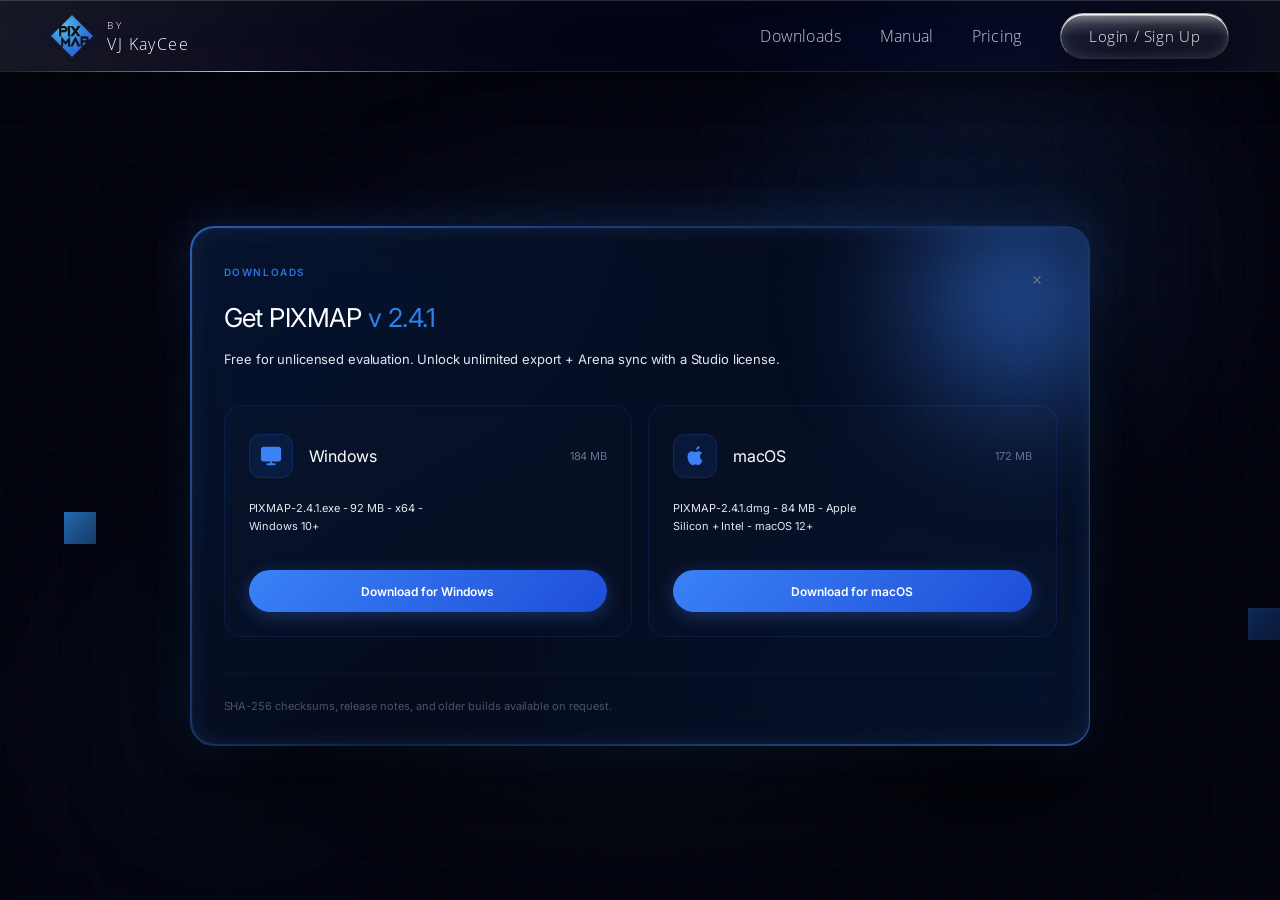
<file: pages/download.html>
<!DOCTYPE html>
<html lang="en">
<head>
  <meta charset="UTF-8">
  <meta name="viewport" content="width=device-width, initial-scale=1.0">
  <title>Get PIXMAP — Downloads</title>
  
  <!-- Google Fonts -->
  <link rel="preconnect" href="https://fonts.googleapis.com">
  <link rel="preconnect" href="https://fonts.gstatic.com" crossorigin>
  <link href="https://fonts.googleapis.com/css2?family=Inter:wght@400;600&family=Outfit:wght@600;800&family=Geist:wght@400&family=Geist+Mono:wght@400&family=Open+Sans:wght@300;400&family=Oxanium:wght@300;400&display=swap" rel="stylesheet">
  
  <!-- Stylesheets -->
  <link rel="stylesheet" href="../css/variables.css">
  <link rel="stylesheet" href="../css/header.css">
  <link rel="stylesheet" href="download.css">
  <link rel="stylesheet" href="../css/responsive.css?v=20260626">
</head>
<body class="bg-on">

  <!-- Background grid canvas -->
  <div id="bgField">
    <canvas id="gridTrail"></canvas>
  </div>

  <!-- Header Navigation (from index.html style) -->
  <header class="site-header reveal">
    <span class="hdr-edge" aria-hidden="true"></span>

    <div class="brand">
      <a class="brand-logo" href="../">
        <img src="../assets/logos/logo_black.png" alt="Pix-Map logo">
      </a>
      <a class="brand-vj" href="vjkaycee.html">
        <span class="byline">
          <span class="by">by</span>
          <span class="name">VJ KayCee</span>
        </span>
      </a>
    </div>

    <nav class="site-nav" id="siteNav">
      <a class="nav-link" href="download.html">Downloads</a>
      <a class="nav-link" href="manual/index.html">Manual</a>
      <a class="nav-link" href="pricing.html">Pricing</a>
      <a class="btn-auth" href="login.html">Login / Sign Up</a>
    </nav>

    <!-- Hamburger toggle (mobile only) -->
    <button class="nav-toggle" id="navToggle" aria-label="Toggle navigation" aria-expanded="false" aria-controls="siteNav">
      <span></span><span></span><span></span>
    </button>
  </header>

  <!-- Decorative radial background glows -->
  <div class="bg-glow-container">
    <div class="radial-glow-top-right"></div>
    <div class="radial-glow-bottom-left"></div>
  </div>

  <div class="content-container">
    <!-- Downloads Modal Wrapper -->
    <div class="modal-wrapper" id="downloadModal">
      <div class="modal-content">
        <div class="modal-glow-corner"></div>
      
      <!-- Close button (x) -->
      <button class="close-btn" id="closeBtn" aria-label="Close downloads console">
        <svg viewBox="0 0 24 24" fill="none" stroke="currentColor">
          <line x1="18" y1="6" x2="6" y2="18"></line>
          <line x1="6" y1="6" x2="18" y2="18"></line>
        </svg>
      </button>

      <!-- Label -->
      <span class="label-downloads">Downloads</span>

      <!-- Title & Description -->
      <h1 class="modal-title">Get PIXMAP <span class="version">v 2.4.1</span></h1>
      <p class="modal-description">
        Free for unlicensed evaluation. Unlock unlimited export + Arena sync with a Studio license.
      </p>

      <!-- Platform Download Cards -->
      <div class="cards-container">
        
        <!-- Windows Card -->
        <div class="platform-card" id="winCard">
          <div class="card-header">
            <div class="icon-wrapper">
              <!-- Monitor Icon representing Windows -->
              <svg viewBox="0 0 24 24" fill="none" stroke="currentColor" stroke-width="2" stroke-linecap="round" stroke-linejoin="round">
                <rect x="2" y="3" width="20" height="14" rx="2" ry="2"></rect>
                <line x1="8" y1="21" x2="16" y2="21"></line>
                <line x1="12" y1="17" x2="12" y2="21"></line>
              </svg>
            </div>
            <span class="platform-name">Windows</span>
            <span class="file-size">184 MB</span>
          </div>
          <div class="card-details">
            PIXMAP-2.4.1.exe - 92 MB - x64 -<br>Windows 10+
          </div>
          <button class="download-btn" id="btnWin">
            Download for Windows
          </button>
        </div>

        <!-- macOS Card -->
        <div class="platform-card" id="macCard">
          <div class="card-header">
            <div class="icon-wrapper">
              <!-- Apple Icon -->
              <svg viewBox="0 0 24 24" fill="currentColor">
                <path d="M18.71,19.5 C17.88,20.74 17,21.95 15.66,21.97 C14.32,22 13.89,21.18 12.37,21.18 C10.84,21.18 10.37,21.95 9.1,22 C7.79,22.05 6.8,20.68 5.96,19.47 C4.25,17 2.94,12.45 4.7,9.39 C5.57,7.87 7.13,6.91 8.82,6.88 C10.1,6.86 11.32,7.75 12.11,7.75 C12.89,7.75 14.37,6.68 15.92,6.84 C16.57,6.87 18.39,7.1 19.56,8.82 C19.47,8.88 17.39,10.1 17.41,12.63 C17.44,15.65 20.06,16.66 20.1,16.67 C20.08,16.74 19.67,18.11 18.71,19.5 M15.97,4.17 C16.63,3.37 17.07,2.28 16.95,1 C16.01,1.04 14.87,1.63 14.2,2.42 C13.62,3.09 13.11,4.2 13.26,5.46 C14.31,5.54 15.39,4.95 15.97,4.17 Z"/>
              </svg>
            </div>
            <span class="platform-name">macOS</span>
            <span class="file-size">172 MB</span>
          </div>
          <div class="card-details">
            PIXMAP-2.4.1.dmg - 84 MB - Apple<br>Silicon + Intel - macOS 12+
          </div>
          <!-- Main macOS download button -->
          <button class="download-btn btn-mac-main" id="btnMac">
            Download for macOS
          </button>

          <!-- macOS architecture options (Intel vs Apple Silicon) -->
          <div class="mac-options-container" id="macOptions">
            <div style="display: flex; gap: 8px; width: 100%;">
              <button class="download-btn" id="btnMacIntel" style="flex: 1; font-size: 11px; height: 48px; padding: 0 4px;">Apple Intel (x64)</button>
              <button class="download-btn" id="btnMacARM" style="flex: 1; font-size: 11px; height: 48px; padding: 0 4px;">Apple Silicon</button>
            </div>
            <button class="mac-back-link" id="btnMacBack">
              Cancel
            </button>
          </div>
        </div>

      </div>

      <!-- Footer -->
      <footer class="modal-footer">
        SHA-256 checksums, release notes, and older builds available on request.
      </footer>

    </div>
  </div>

  <!-- Hidden Restore Container when modal is closed -->
  <div class="restore-container" id="restoreContainer">
    <h2 class="restore-title">Console Closed</h2>
    <p class="restore-desc">Need to download PIXMAP v 2.4.1 again? Click below to reopen the download page.</p>
    <button class="restore-btn" id="restoreBtn">Reopen Console</button>
  </div>

  </div> <!-- End content-container -->

  <!-- Toast for download feedback -->
  <div class="toast" id="toast">
    <svg class="toast-icon" viewBox="0 0 20 20" fill="currentColor">
      <path fill-rule="evenodd" d="M10 18a8 8 0 100-16 8 8 0 000 16zm3.707-9.293a1 1 0 00-1.414-1.414L9 10.586 7.707 9.293a1 1 0 00-1.414 1.414l2 2a1 1 0 001.414 0l4-4z" clip-rule="evenodd"/>
    </svg>
    <span id="toastMessage">Download started successfully!</span>
  </div>

  <!-- Javascript Logic -->
  <script>
    document.addEventListener('DOMContentLoaded', () => {
      const modal = document.getElementById('downloadModal');
      const restoreContainer = document.getElementById('restoreContainer');
      const closeBtn = document.getElementById('closeBtn');
      const restoreBtn = document.getElementById('restoreBtn');
      
      const btnWin = document.getElementById('btnWin');
      const btnMac = document.getElementById('btnMac');
      const toast = document.getElementById('toast');
      const toastMessage = document.getElementById('toastMessage');

      // Close Modal logic
      closeBtn.addEventListener('click', () => {
        modal.style.opacity = '0';
        modal.style.transform = 'scale(0.95)';
        
        setTimeout(() => {
          var fallback = setTimeout(() => {
            window.location.href = '../';
          }, 150);
          window.history.back();
        }, 400);
      });

      // Close modal on background click
      document.addEventListener('click', (e) => {
        if (e.target.classList.contains('content-container')) {
          closeBtn.click();
        }
      });

      // Clear sessionStorage flags when navigating home via header logo
      document.querySelectorAll('.brand-logo').forEach((logo) => {
        logo.addEventListener('click', () => {
          sessionStorage.removeItem('comingFromSubpage');
          sessionStorage.removeItem('homeScrollY');
        });
      });

      // Restore Modal logic
      restoreBtn.addEventListener('click', () => {
        restoreContainer.style.display = 'none';
        modal.style.display = 'block';
        
        // Force reflow
        modal.offsetHeight;
        
        modal.style.opacity = '1';
        modal.style.transform = 'scale(1)';
      });

      // Show toast helper
      const showToast = (message) => {
        toastMessage.textContent = message;
        toast.classList.add('show');
        
        setTimeout(() => {
          toast.classList.remove('show');
        }, 3000);
      };

      // Mock file download trigger
      const triggerDownload = (filename) => {
        // We create a dummy 1-byte file to download
        const blobContent = "Mock executable/installer content for PIXMAP v2.4.1";
        const blob = new Blob([blobContent], { type: 'application/octet-stream' });
        const url = URL.createObjectURL(blob);
        
        const link = document.createElement('a');
        link.href = url;
        link.download = filename;
        
        document.body.appendChild(link);
        link.click();
        
        document.body.removeChild(link);
        URL.revokeObjectURL(url);
        
        showToast(`Downloading: ${filename}`);
      };

      btnWin.addEventListener('click', () => {
        triggerDownload('PIXMAP-2.4.1.exe');
      });

      const macOptions = document.getElementById('macOptions');
      const btnMacIntel = document.getElementById('btnMacIntel');
      const btnMacARM = document.getElementById('btnMacARM');
      const btnMacBack = document.getElementById('btnMacBack');

      // Helper to show macOS options with smooth animation
      const showMacOptions = () => {
        btnMac.style.opacity = '0';
        btnMac.style.transform = 'scale(0.96)';
        btnMac.style.pointerEvents = 'none';

        setTimeout(() => {
          btnMac.style.display = 'none';
          macOptions.style.display = 'flex';
          // Force reflow
          macOptions.offsetHeight;
          macOptions.classList.add('show');
        }, 200);
      };

      // Helper to hide macOS options and restore main button smoothly
      const hideMacOptions = () => {
        macOptions.classList.remove('show');
        
        setTimeout(() => {
          macOptions.style.display = 'none';
          btnMac.style.display = 'flex';
          // Force reflow
          btnMac.offsetHeight;
          btnMac.style.opacity = '1';
          btnMac.style.transform = 'scale(1)';
          btnMac.style.pointerEvents = 'auto';
        }, 250);
      };

      btnMac.addEventListener('click', () => {
        showMacOptions();
      });

      btnMacIntel.addEventListener('click', () => {
        triggerDownload('PIXMAP-2.4.1-intel.dmg');
        hideMacOptions();
      });

      btnMacARM.addEventListener('click', () => {
        triggerDownload('PIXMAP-2.4.1-arm64.dmg');
        hideMacOptions();
      });

      btnMacBack.addEventListener('click', () => {
        hideMacOptions();
      });

      // Card Mouse Move Glow Effect (Dynamic light reflection)
      const cards = document.querySelectorAll('.platform-card');
      cards.forEach(card => {
        card.addEventListener('mousemove', (e) => {
          const rect = card.getBoundingClientRect();
          const x = e.clientX - rect.left;
          const y = e.clientY - rect.top;
          
          card.style.setProperty('--x', `${x}px`);
          card.style.setProperty('--y', `${y}px`);
        });
      });

      // Hamburger nav toggle
      const toggle = document.getElementById('navToggle');
      const nav = document.getElementById('siteNav');
      if (toggle && nav) {
        toggle.addEventListener('click', () => {
          const open = nav.classList.toggle('open');
          toggle.classList.toggle('open', open);
          toggle.setAttribute('aria-expanded', open);
          document.body.classList.toggle('nav-open', open);
        });
        nav.querySelectorAll('a').forEach(a => {
          a.addEventListener('click', () => {
            nav.classList.remove('open');
            toggle.classList.remove('open');
            toggle.setAttribute('aria-expanded', 'false');
            document.body.classList.remove('nav-open');
          });
        });
      }

      // Header scroll state toggle
      const header = document.querySelector('.site-header');
      if (header) {
        window.addEventListener('scroll', () => {
          header.classList.toggle('scrolled', window.scrollY > 30);
        }, { passive: true });
        header.classList.toggle('scrolled', window.scrollY > 30);
      }
    });
  </script>
  <!-- Background Animation Script -->
  <script src="../js/grid-trail.js"></script>
</body>
</html>
</file>
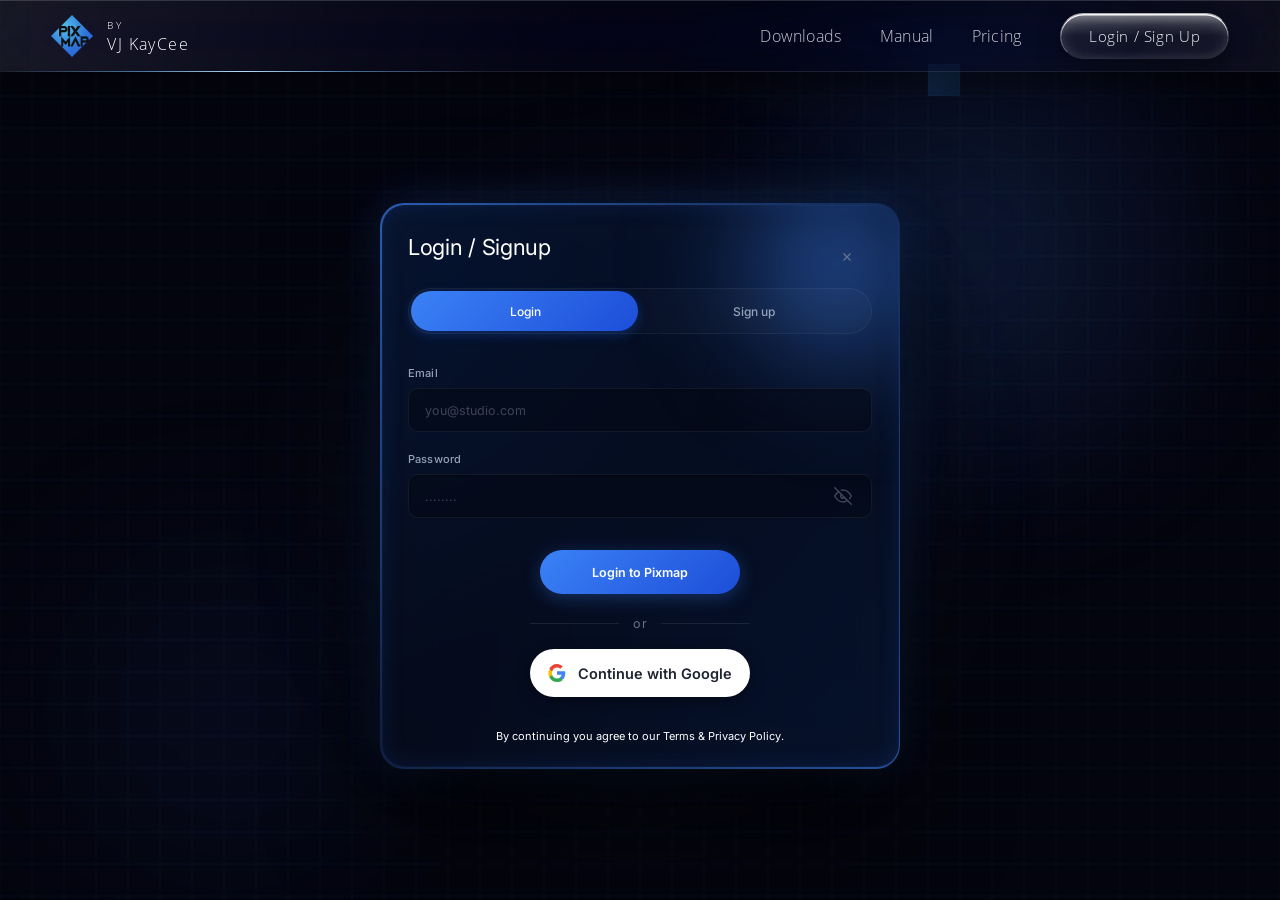
<file: pages/login.html>
<!DOCTYPE html>
<html lang="en">
<head>
  <meta charset="UTF-8">
  <meta name="viewport" content="width=device-width, initial-scale=1.0">
  <meta http-equiv="Cache-Control" content="no-cache, no-store, must-revalidate">
  <meta http-equiv="Pragma" content="no-cache">
  <meta http-equiv="Expires" content="0">
  <title>Login / Signup — PIXMAP</title>
  
  <!-- Google Fonts -->
  <link rel="preconnect" href="https://fonts.googleapis.com">
  <link rel="preconnect" href="https://fonts.gstatic.com" crossorigin>
  <link href="https://fonts.googleapis.com/css2?family=Inter:wght@400;600&family=Outfit:wght@600;800&family=Geist:wght@400&family=Geist+Mono:wght@400&family=Open+Sans:wght@300;400&family=Oxanium:wght@300;400&display=swap" rel="stylesheet">
  
  <!-- Stylesheets -->
  <link rel="stylesheet" href="../css/variables.css">
  <link rel="stylesheet" href="../css/header.css">
  <link rel="stylesheet" href="login.css?v=20260708">
  <link rel="stylesheet" href="../css/responsive.css?v=20260626">
</head>
<body class="bg-on">

  <!-- Background grid canvas -->
  <div id="bgField">
    <canvas id="gridTrail"></canvas>
  </div>

  <!-- Header Navigation (from index.html style) -->
  <header class="site-header reveal">
    <span class="hdr-edge" aria-hidden="true"></span>

    <div class="brand">
      <a class="brand-logo" href="../">
        <img src="../assets/logos/logo_black.png" alt="Pix-Map logo">
      </a>
      <a class="brand-vj" href="vjkaycee.html">
        <span class="byline">
          <span class="by">by</span>
          <span class="name">VJ KayCee</span>
        </span>
      </a>
    </div>

    <nav class="site-nav" id="siteNav">
      <a class="nav-link" href="download.html">Downloads</a>
      <a class="nav-link" href="manual/index.html">Manual</a>
      <a class="nav-link" href="pricing.html">Pricing</a>
      <a class="btn-auth" href="login.html">Login / Sign Up</a>
    </nav>

    <!-- Hamburger toggle (mobile only) -->
    <button class="nav-toggle" id="navToggle" aria-label="Toggle navigation" aria-expanded="false" aria-controls="siteNav">
      <span></span><span></span><span></span>
    </button>
  </header>

  <!-- Decorative radial background glows -->
  <div class="bg-glow-container">
    <div class="radial-glow-top-right"></div>
    <div class="radial-glow-bottom-left"></div>
  </div>

  <div class="content-container">
    
    <!-- Auth Modal Wrapper -->
    <div class="modal-wrapper" id="authModal">
      <div class="modal-content">
        <div class="modal-glow-corner"></div>
        
        <!-- Close button (x) -->
        <button class="close-btn" id="closeBtn" aria-label="Close authentication page">
          <svg viewBox="0 0 24 24" fill="none" stroke="currentColor">
            <line x1="18" y1="6" x2="6" y2="18"></line>
            <line x1="6" y1="6" x2="18" y2="18"></line>
          </svg>
        </button>

        <!-- Title -->
        <h1 class="modal-title">Login / Signup</h1>

        <!-- Active Tab Toggle Indicator -->
        <div class="auth-tabs">
          <div class="active-indicator" id="activeIndicator"></div>
          <button class="tab-btn active" id="tabLogin">Login</button>
          <button class="tab-btn" id="tabSignup">Sign up</button>
        </div>

        <!-- 1. LOGIN FORM -->
        <div class="auth-form-container active" id="loginFormContainer">
          <form id="loginForm" autocomplete="on" onsubmit="event.preventDefault();">
            <div class="form-group">
              <label class="form-label" for="loginEmail">Email</label>
              <div class="input-container">
                <input class="form-input" type="email" id="loginEmail" placeholder="you@studio.com" required autocomplete="email">
              </div>
            </div>
            
            <div class="form-group">
              <label class="form-label" for="loginPassword">Password</label>
              <div class="input-container password-input-wrapper">
                <input class="form-input" type="password" id="loginPassword" placeholder="........" required autocomplete="current-password">
                <button type="button" class="password-toggle" aria-label="Toggle password visibility">
                  <!-- Eye Icon (Closed) -->
                  <svg viewBox="0 0 24 24" fill="none" stroke="currentColor">
                    <path d="M17.94 17.94A10.07 10.07 0 0 1 12 20c-7 0-11-8-11-8a18.45 18.45 0 0 1 5.06-5.94M9.9 4.24A9.12 9.12 0 0 1 12 4c7 0 11 8 11 8a18.5 18.5 0 0 1-2.16 3.19m-6.72-1.07a3 3 0 1 1-4.24-4.24"></path>
                    <line x1="1" y1="1" x2="23" y2="23"></line>
                  </svg>
                </button>
              </div>
            </div>
          </form>
        </div>

        <!-- 2. SIGN UP FORM -->
        <div class="auth-form-container" id="signupFormContainer">
          <form id="signupForm" autocomplete="on" onsubmit="event.preventDefault();">
            <div class="form-group">
              <label class="form-label" for="signupName">Full Name</label>
              <div class="input-container">
                <input class="form-input" type="text" id="signupName" placeholder="Enter your full name" autocomplete="name">
              </div>
            </div>

            <div class="form-group">
              <label class="form-label" for="signupEmail">Email</label>
              <div class="input-container">
                <input class="form-input" type="email" id="signupEmail" placeholder="you@studio.com" autocomplete="email">
              </div>
            </div>

            <div class="form-group">
              <label class="form-label" for="signupCompany">Company (optional)</label>
              <div class="input-container">
                <input class="form-input" type="text" id="signupCompany" placeholder="Enter your company name" autocomplete="organization">
              </div>
            </div>

            <div class="form-group">
              <label class="form-label" for="signupPassword">Password</label>
              <div class="input-container password-input-wrapper">
                <input class="form-input" type="password" id="signupPassword" placeholder="........" autocomplete="new-password">
                <button type="button" class="password-toggle" aria-label="Toggle password visibility">
                  <!-- Eye Icon (Closed) -->
                  <svg viewBox="0 0 24 24" fill="none" stroke="currentColor">
                    <path d="M17.94 17.94A10.07 10.07 0 0 1 12 20c-7 0-11-8-11-8a18.45 18.45 0 0 1 5.06-5.94M9.9 4.24A9.12 9.12 0 0 1 12 4c7 0 11 8 11 8a18.5 18.5 0 0 1-2.16 3.19m-6.72-1.07a3 3 0 1 1-4.24-4.24"></path>
                    <line x1="1" y1="1" x2="23" y2="23"></line>
                  </svg>
                </button>
              </div>
            </div>

            <div class="form-group">
              <label class="form-label" for="signupConfirmPassword">Confirm Password</label>
              <div class="input-container password-input-wrapper">
                <input class="form-input" type="password" id="signupConfirmPassword" placeholder="........" autocomplete="new-password">
                <button type="button" class="password-toggle" aria-label="Toggle password visibility">
                  <!-- Eye Icon (Closed) -->
                  <svg viewBox="0 0 24 24" fill="none" stroke="currentColor">
                    <path d="M17.94 17.94A10.07 10.07 0 0 1 12 20c-7 0-11-8-11-8a18.45 18.45 0 0 1 5.06-5.94M9.9 4.24A9.12 9.12 0 0 1 12 4c7 0 11 8 11 8a18.5 18.5 0 0 1-2.16 3.19m-6.72-1.07a3 3 0 1 1-4.24-4.24"></path>
                    <line x1="1" y1="1" x2="23" y2="23"></line>
                  </svg>
                </button>
              </div>
            </div>
          </form>
        </div>

        <!-- Submit Button -->
        <div class="submit-wrapper">
          <button class="submit-btn" id="submitBtn">Login to Pixmap</button>
        </div>

        <!-- Social auth: OR divider + Continue with Google -->
        <div class="social-auth">
          <div class="auth-divider"><span>or</span></div>
          <button type="button" class="google-btn" id="googleBtn" onclick="handleGoogleClick()">
            <span class="google-icon" aria-hidden="true">
              <svg viewBox="0 0 24 24" xmlns="http://www.w3.org/2000/svg">
                <path fill="#4285F4" d="M23.06 12.25c0-.85-.08-1.67-.22-2.45H12v4.63h6.2a5.3 5.3 0 0 1-2.3 3.48v2.88h3.72c2.18-2 3.44-4.96 3.44-8.54z"/>
                <path fill="#34A853" d="M12 24c3.1 0 5.7-1.03 7.6-2.78l-3.72-2.88c-1.03.69-2.35 1.1-3.88 1.1-2.98 0-5.5-2.01-6.4-4.72H1.75v2.97A11.99 11.99 0 0 0 12 24z"/>
                <path fill="#FBBC05" d="M5.6 14.72a7.2 7.2 0 0 1 0-4.44V7.31H1.75a12 12 0 0 0 0 10.38l3.85-2.97z"/>
                <path fill="#EA4335" d="M12 4.75c1.68 0 3.19.58 4.38 1.72l3.28-3.28C17.7 1.2 15.1 0 12 0 7.32 0 3.28 2.69 1.75 6.62L5.6 9.6C6.5 6.89 9.02 4.75 12 4.75z"/>
              </svg>
            </span>
            <span>Continue with Google</span>
          </button>
        </div>

        <!-- Footer -->
        <footer class="auth-footer">
          By continuing you agree to our Terms & Privacy Policy.
        </footer>

      </div>
    </div>

    <!-- Hidden Restore Container when modal is closed -->
    <div class="restore-container" id="restoreContainer">
      <h2 class="restore-title">Console Closed</h2>
      <p class="restore-desc">Access your account or sign up to get started with PIXMAP.</p>
      <button class="restore-btn" id="restoreBtn">Reopen Console</button>
    </div>

  </div> <!-- End content-container -->

  <!-- Javascript Logic -->
  <script>
    document.addEventListener('DOMContentLoaded', () => {
      const modal = document.getElementById('authModal');
      const restoreContainer = document.getElementById('restoreContainer');
      const closeBtn = document.getElementById('closeBtn');
      const restoreBtn = document.getElementById('restoreBtn');
      
      const tabLogin = document.getElementById('tabLogin');
      const tabSignup = document.getElementById('tabSignup');
      const activeIndicator = document.getElementById('activeIndicator');
      
      const loginFormContainer = document.getElementById('loginFormContainer');
      const signupFormContainer = document.getElementById('signupFormContainer');
      const submitBtn = document.getElementById('submitBtn');

      // Close Modal logic
      closeBtn.addEventListener('click', () => {
        modal.style.opacity = '0';
        modal.style.transform = 'scale(0.95)';
        
        setTimeout(() => {
          var fallback = setTimeout(() => {
            window.location.href = '../';
          }, 150);
          window.history.back();
        }, 400);
      });

      // Close modal on background click
      document.addEventListener('click', (e) => {
        if (e.target.classList.contains('content-container')) {
          closeBtn.click();
        }
      });

      // Clear sessionStorage flags when navigating home via header logo
      document.querySelectorAll('.brand-logo').forEach((logo) => {
        logo.addEventListener('click', () => {
          sessionStorage.removeItem('comingFromSubpage');
          sessionStorage.removeItem('homeScrollY');
        });
      });

      // Restore Modal logic
      restoreBtn.addEventListener('click', () => {
        restoreContainer.style.display = 'none';
        modal.style.display = 'block';
        
        // Force reflow
        modal.offsetHeight;
        
        modal.style.opacity = '1';
        modal.style.transform = 'scale(1)';
      });

      // Tabs switching logic
      tabLogin.addEventListener('click', () => {
        if (!tabLogin.classList.contains('active')) {
          tabLogin.classList.add('active');
          tabSignup.classList.remove('active');
          activeIndicator.style.transform = 'translateX(0)';
          
          signupFormContainer.classList.remove('active');
          setTimeout(() => {
            signupFormContainer.style.display = 'none';
            loginFormContainer.style.display = 'block';
            // Force reflow
            loginFormContainer.offsetHeight;
            loginFormContainer.classList.add('active');
          }, 150);
          
          submitBtn.textContent = 'Login to Pixmap';
        }
      });

      tabSignup.addEventListener('click', () => {
        if (!tabSignup.classList.contains('active')) {
          tabSignup.classList.add('active');
          tabLogin.classList.remove('active');
          activeIndicator.style.transform = 'translateX(100%)';
          
          loginFormContainer.classList.remove('active');
          setTimeout(() => {
            loginFormContainer.style.display = 'none';
            signupFormContainer.style.display = 'block';
            // Force reflow
            signupFormContainer.offsetHeight;
            signupFormContainer.classList.add('active');
          }, 150);
          
          // Image shows "Login to Pixmap" even on signup, but let's toggle it dynamically 
          // or stick to the exact copy. Let's stick to the image: "Login to Pixmap"
          submitBtn.textContent = 'Login to Pixmap';
        }
      });

      // Password toggle visibility script
      const toggles = document.querySelectorAll('.password-toggle');
      toggles.forEach(toggle => {
        toggle.addEventListener('click', () => {
          const input = toggle.previousElementSibling;
          
          if (input.type === 'password') {
            input.type = 'text';
            // Open eye SVG path
            toggle.innerHTML = `
              <svg viewBox="0 0 24 24" fill="none" stroke="currentColor">
                <path d="M1 12s4-8 11-8 11 8 11 8-4 8-11 8-11-8-11-8z"></path>
                <circle cx="12" cy="12" r="3"></circle>
              </svg>
            `;
          } else {
            input.type = 'password';
            // Slashed eye SVG path
            toggle.innerHTML = `
              <svg viewBox="0 0 24 24" fill="none" stroke="currentColor">
                <path d="M17.94 17.94A10.07 10.07 0 0 1 12 20c-7 0-11-8-11-8a18.45 18.45 0 0 1 5.06-5.94M9.9 4.24A9.12 9.12 0 0 1 12 4c7 0 11 8 11 8a18.5 18.5 0 0 1-2.16 3.19m-6.72-1.07a3 3 0 1 1-4.24-4.24"></path>
                <line x1="1" y1="1" x2="23" y2="23"></line>
              </svg>
            `;
          }
        });
      });

      // Add mousemove ambient glow coordinate updater
      const modalBox = document.querySelector('.modal-wrapper');
      modalBox.addEventListener('mousemove', (e) => {
        const rect = modalBox.getBoundingClientRect();
        const x = e.clientX - rect.left;
        const y = e.clientY - rect.top;
        modalBox.style.setProperty('--x', `${x}px`);
        modalBox.style.setProperty('--y', `${y}px`);
      });

      // Hamburger nav toggle
      const toggle = document.getElementById('navToggle');
      const nav = document.getElementById('siteNav');
      if (toggle && nav) {
        toggle.addEventListener('click', () => {
          const open = nav.classList.toggle('open');
          toggle.classList.toggle('open', open);
          toggle.setAttribute('aria-expanded', open);
          document.body.classList.toggle('nav-open', open);
        });
        nav.querySelectorAll('a').forEach(a => {
          a.addEventListener('click', () => {
            nav.classList.remove('open');
            toggle.classList.remove('open');
            toggle.setAttribute('aria-expanded', 'false');
            document.body.classList.remove('nav-open');
          });
        });
      }

      // Header scroll state toggle
      const header = document.querySelector('.site-header');
      if (header) {
        window.addEventListener('scroll', () => {
          header.classList.toggle('scrolled', window.scrollY > 30);
        }, { passive: true });
        header.classList.toggle('scrolled', window.scrollY > 30);
      }
    });
  </script>
  <!-- ===================== GOOGLE SIGN-IN ===================== -->
  <!-- Google Identity Services library -->
  <script src="https://accounts.google.com/gsi/client" async defer></script>
  <script>
    /* ------------------------------------------------------------------
       GOOGLE SIGN-IN SETUP  (1 thing to fill in)
       1. Go to  https://console.cloud.google.com/apis/credentials
       2. Create an "OAuth client ID"  →  Application type: Web application
       3. Under "Authorized JavaScript origins" add your site origin,
          e.g. https://www.pixmap.in  (and http://localhost:8000 for testing)
       4. Copy the Client ID and paste it between the quotes below.
    ------------------------------------------------------------------ */
    const GOOGLE_CLIENT_ID = 'PASTE_YOUR_GOOGLE_CLIENT_ID_HERE.apps.googleusercontent.com';

    let googleTokenClient = null;

    window.addEventListener('load', () => {
      if (typeof google === 'undefined' || !google.accounts || !google.accounts.oauth2) return;
      googleTokenClient = google.accounts.oauth2.initTokenClient({
        client_id: GOOGLE_CLIENT_ID,
        scope: 'openid email profile',
        callback: async (response) => {
          if (!response || !response.access_token) return;
          try {
            const res = await fetch('https://www.googleapis.com/oauth2/v3/userinfo', {
              headers: { Authorization: 'Bearer ' + response.access_token }
            });
            const profile = await res.json();
            onGoogleSignIn(profile);
          } catch (err) {
            console.error('Google user-info fetch failed:', err);
          }
        }
      });
    });

    function handleGoogleClick() {
      if (GOOGLE_CLIENT_ID.startsWith('PASTE_')) {
        alert('Google sign-in is not configured yet.\nAdd your OAuth Client ID in login.html (GOOGLE_CLIENT_ID).');
        return;
      }
      if (googleTokenClient) {
        googleTokenClient.requestAccessToken();   // opens the Google account chooser popup
      }
    }

    /* Called after a successful Google sign-in.
       profile = { sub, email, name, picture, given_name, ... }
       For a real login, POST this to your backend to create a session.
       For now we just remember the user and send them home. */
    function onGoogleSignIn(profile) {
      sessionStorage.setItem('pixmapUser', JSON.stringify({
        name: profile.name,
        email: profile.email,
        picture: profile.picture
      }));
      window.location.href = '../';
    }
  </script>
  <!-- =================== END GOOGLE SIGN-IN =================== -->

  <!-- Background Animation Script -->
  <script src="../js/grid-trail.js"></script>
</body>
</html>
</file>
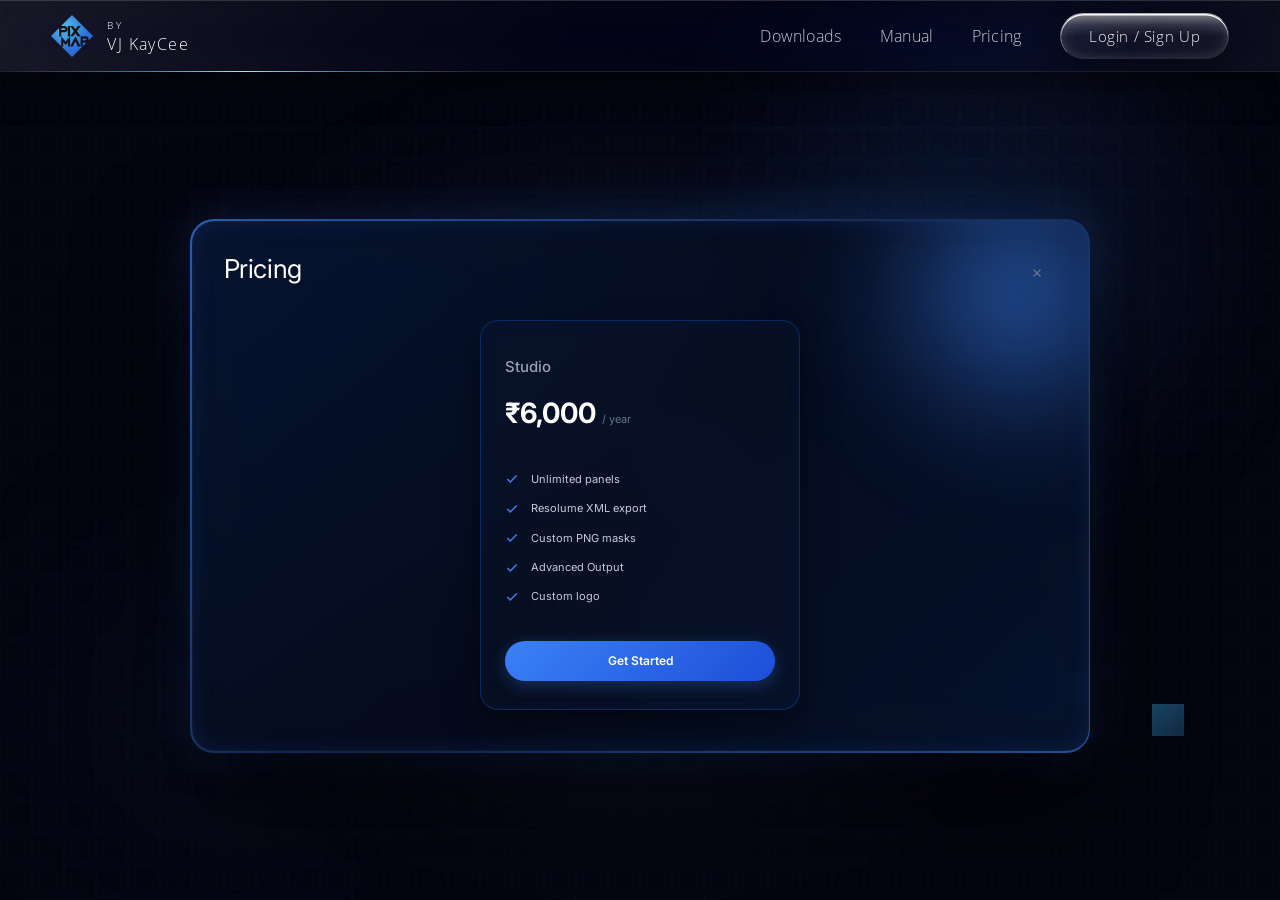
<file: pages/pricing.html>
<!DOCTYPE html>
<html lang="en">
<head>
  <meta charset="UTF-8">
  <meta name="viewport" content="width=device-width, initial-scale=1.0">
  <meta http-equiv="Cache-Control" content="no-cache, no-store, must-revalidate">
  <meta http-equiv="Pragma" content="no-cache">
  <meta http-equiv="Expires" content="0">
  <title>Pricing — PIXMAP</title>
  
  <!-- Google Fonts -->
  <link rel="preconnect" href="https://fonts.googleapis.com">
  <link rel="preconnect" href="https://fonts.gstatic.com" crossorigin>
  <link href="https://fonts.googleapis.com/css2?family=Inter:wght@400;600&family=Outfit:wght@600;800&family=Geist:wght@400&family=Geist+Mono:wght@400&family=Open+Sans:wght@300;400&family=Oxanium:wght@300;400&display=swap" rel="stylesheet">
  
  <!-- Stylesheets -->
  <link rel="stylesheet" href="../css/variables.css">
  <link rel="stylesheet" href="../css/header.css">
  <link rel="stylesheet" href="pricing.css?v=20260708">
  <link rel="stylesheet" href="../css/responsive.css?v=20260626">
</head>
<body class="bg-on">

  <!-- Background grid canvas -->
  <div id="bgField">
    <canvas id="gridTrail"></canvas>
  </div>

  <!-- Header Navigation (from index.html style) -->
  <header class="site-header reveal">
    <span class="hdr-edge" aria-hidden="true"></span>

    <div class="brand">
      <a class="brand-logo" href="../">
        <img src="../assets/logos/logo_black.png" alt="Pix-Map logo">
      </a>
      <a class="brand-vj" href="vjkaycee.html">
        <span class="byline">
          <span class="by">by</span>
          <span class="name">VJ KayCee</span>
        </span>
      </a>
    </div>

    <nav class="site-nav" id="siteNav">
      <a class="nav-link" href="download.html">Downloads</a>
      <a class="nav-link" href="manual/index.html">Manual</a>
      <a class="nav-link" href="pricing.html">Pricing</a>
      <a class="btn-auth" href="login.html">Login / Sign Up</a>
    </nav>

    <!-- Hamburger toggle (mobile only) -->
    <button class="nav-toggle" id="navToggle" aria-label="Toggle navigation" aria-expanded="false" aria-controls="siteNav">
      <span></span><span></span><span></span>
    </button>
  </header>

  <!-- Decorative radial background glows -->
  <div class="bg-glow-container">
    <div class="radial-glow-top-right"></div>
    <div class="radial-glow-bottom-left"></div>
  </div>

  <div class="content-container">
    
    <!-- Pricing Modal Wrapper -->
    <div class="modal-wrapper" id="pricingModal">
      <div class="modal-content">
        <div class="modal-glow-corner"></div>
        
        <!-- Close button (x) -->
        <button class="close-btn" id="closeBtn" aria-label="Close pricing page">
          <svg viewBox="0 0 24 24" fill="none" stroke="currentColor">
            <line x1="18" y1="6" x2="6" y2="18"></line>
            <line x1="6" y1="6" x2="18" y2="18"></line>
          </svg>
        </button>

        <!-- Title -->
        <h1 class="modal-title">Pricing</h1>

        <!-- Pricing Cards Grid -->
        <div class="pricing-grid single-plan">

          <!-- Single Yearly Plan -->
          <div class="pricing-card popular">
            <div>
              <h2 class="plan-name">Studio</h2>
              <div class="price-box">
                <span class="price-amount">₹6,000</span>
                <span class="price-period">/ year</span>
              </div>
              <ul class="features-list">
                <li class="feature-item">
                  <span class="feature-icon">
                    <svg viewBox="0 0 24 24"><path d="M20 6L9 17L4 12"></path></svg>
                  </span>
                  Unlimited panels
                </li>
                <li class="feature-item">
                  <span class="feature-icon">
                    <svg viewBox="0 0 24 24"><path d="M20 6L9 17L4 12"></path></svg>
                  </span>
                  Resolume XML export
                </li>
                <li class="feature-item">
                  <span class="feature-icon">
                    <svg viewBox="0 0 24 24"><path d="M20 6L9 17L4 12"></path></svg>
                  </span>
                  Custom PNG masks
                </li>
                <li class="feature-item">
                  <span class="feature-icon">
                    <svg viewBox="0 0 24 24"><path d="M20 6L9 17L4 12"></path></svg>
                  </span>
                  Advanced Output
                </li>
                <li class="feature-item">
                  <span class="feature-icon">
                    <svg viewBox="0 0 24 24"><path d="M20 6L9 17L4 12"></path></svg>
                  </span>
                  Custom logo
                </li>
              </ul>
            </div>
            <button class="btn-pricing primary">Get Started</button>
          </div>

        </div>

      </div>
    </div>

    <!-- Hidden Restore Container when modal is closed -->
    <div class="restore-container" id="restoreContainer">
      <h2 class="restore-title">Console Closed</h2>
      <p class="restore-desc">Select a plan to unlock the full potential of PIXMAP.</p>
      <button class="restore-btn" id="restoreBtn">Reopen Console</button>
    </div>

  </div> <!-- End content-container -->

  <!-- Javascript Logic -->
  <script>
    document.addEventListener('DOMContentLoaded', () => {
      const modal = document.getElementById('pricingModal');
      const restoreContainer = document.getElementById('restoreContainer');
      const closeBtn = document.getElementById('closeBtn');
      const restoreBtn = document.getElementById('restoreBtn');

      // Close Modal logic
      closeBtn.addEventListener('click', () => {
        modal.style.opacity = '0';
        modal.style.transform = 'scale(0.95)';
        
        setTimeout(() => {
          var fallback = setTimeout(() => {
            window.location.href = '../';
          }, 150);
          window.history.back();
        }, 400);
      });

      // Close modal on background click
      document.addEventListener('click', (e) => {
        if (e.target.classList.contains('content-container')) {
          closeBtn.click();
        }
      });

      // Clear sessionStorage flags when navigating home via header logo
      document.querySelectorAll('.brand-logo').forEach((logo) => {
        logo.addEventListener('click', () => {
          sessionStorage.removeItem('comingFromSubpage');
          sessionStorage.removeItem('homeScrollY');
        });
      });

      // Restore Modal logic
      restoreBtn.addEventListener('click', () => {
        restoreContainer.style.display = 'none';
        modal.style.display = 'block';
        
        // Force reflow
        modal.offsetHeight;
        
        modal.style.opacity = '1';
        modal.style.transform = 'scale(1)';
      });

      // Card mouse movement coordinates glow effect
      const cards = document.querySelectorAll('.pricing-card');
      cards.forEach(card => {
        card.addEventListener('mousemove', (e) => {
          const rect = card.getBoundingClientRect();
          const x = e.clientX - rect.left;
          const y = e.clientY - rect.top;
          card.style.setProperty('--x', `${x}px`);
          card.style.setProperty('--y', `${y}px`);
        });
      });

      // Hamburger nav toggle
      const toggle = document.getElementById('navToggle');
      const nav = document.getElementById('siteNav');
      if (toggle && nav) {
        toggle.addEventListener('click', () => {
          const open = nav.classList.toggle('open');
          toggle.classList.toggle('open', open);
          toggle.setAttribute('aria-expanded', open);
          document.body.classList.toggle('nav-open', open);
        });
        nav.querySelectorAll('a').forEach(a => {
          a.addEventListener('click', () => {
            nav.classList.remove('open');
            toggle.classList.remove('open');
            toggle.setAttribute('aria-expanded', 'false');
            document.body.classList.remove('nav-open');
          });
        });
      }

      // Header scroll state toggle
      const header = document.querySelector('.site-header');
      if (header) {
        window.addEventListener('scroll', () => {
          header.classList.toggle('scrolled', window.scrollY > 30);
        }, { passive: true });
        header.classList.toggle('scrolled', window.scrollY > 30);
      }
    });
  </script>
  <!-- Background Animation Script -->
  <script src="../js/grid-trail.js"></script>
</body>
</html>
</file>
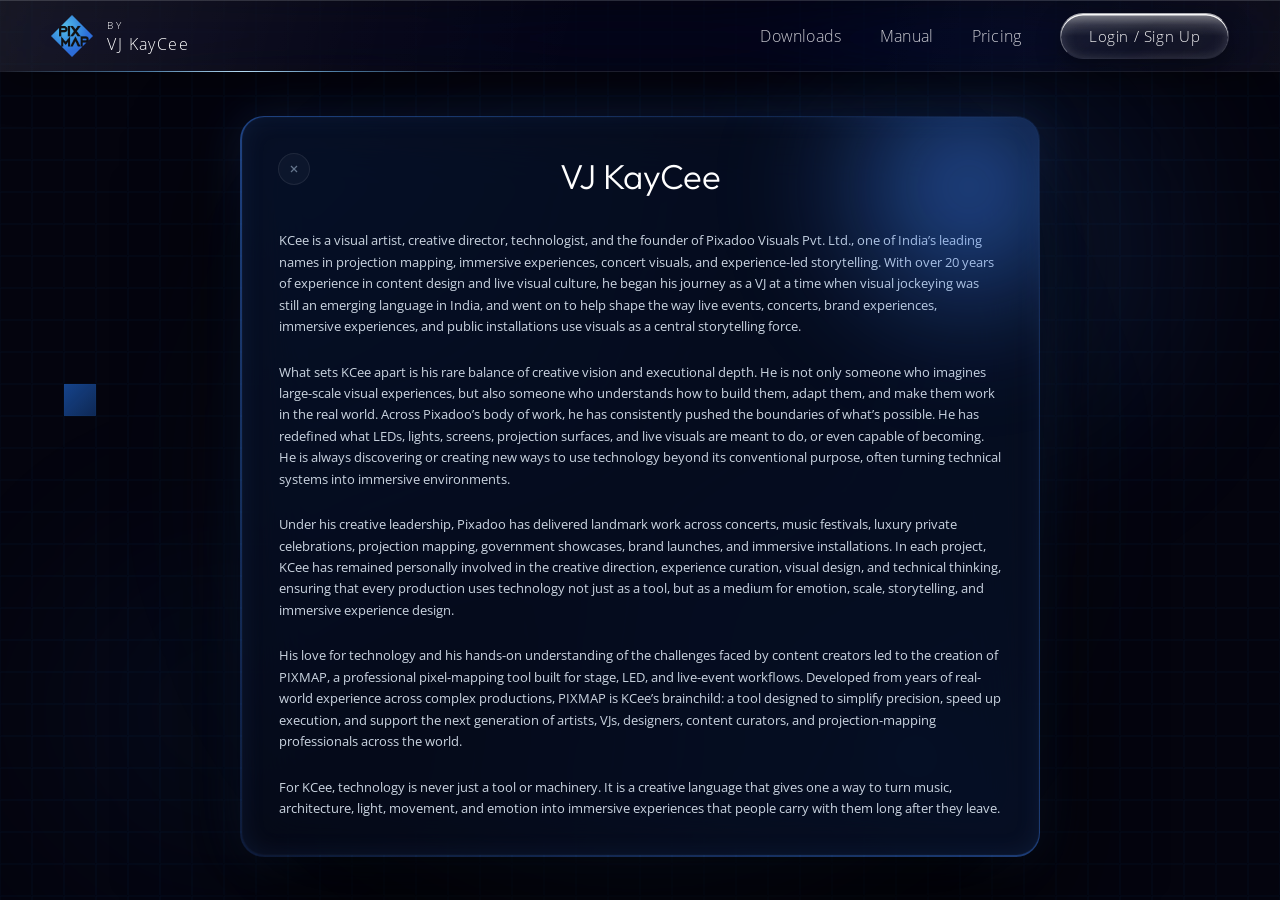
<file: pages/vjkaycee.html>
<!DOCTYPE html>
<html lang="en">
<head>
  <meta charset="UTF-8">
  <meta name="viewport" content="width=device-width, initial-scale=1.0">
  <meta http-equiv="Cache-Control" content="no-cache, no-store, must-revalidate">
  <meta http-equiv="Pragma" content="no-cache">
  <meta http-equiv="Expires" content="0">
  <title>VJ KayCee — Profile</title>
  
  <!-- Google Fonts -->
  <link rel="preconnect" href="https://fonts.googleapis.com">
  <link rel="preconnect" href="https://fonts.gstatic.com" crossorigin>
  <link href="https://fonts.googleapis.com/css2?family=Inter:wght@400;600&family=Outfit:wght@300;400;600;800&family=Geist:wght@400&family=Geist+Mono:wght@400&family=Open+Sans:wght@300;400&family=Oxanium:wght@300;400&display=swap" rel="stylesheet">
  
  <!-- Stylesheets -->
  <link rel="stylesheet" href="../css/variables.css">
  <link rel="stylesheet" href="../css/header.css">
  <link rel="stylesheet" href="vjkaycee.css">
  <link rel="stylesheet" href="../css/responsive.css?v=20260626">
</head>
<body class="bg-on">

  <!-- Background grid canvas -->
  <div id="bgField">
    <canvas id="gridTrail"></canvas>
  </div>

  <!-- Header Navigation (from index.html style) -->
  <header class="site-header reveal">
    <span class="hdr-edge" aria-hidden="true"></span>

    <div class="brand">
      <a class="brand-logo" href="../">
        <img src="../assets/logos/logo_black.png" alt="Pix-Map logo">
      </a>
      <a class="brand-vj" href="vjkaycee.html">
        <span class="byline">
          <span class="by">by</span>
          <span class="name">VJ KayCee</span>
        </span>
      </a>
    </div>

    <nav class="site-nav" id="siteNav">
      <a class="nav-link" href="download.html">Downloads</a>
      <a class="nav-link" href="manual/index.html">Manual</a>
      <a class="nav-link" href="pricing.html">Pricing</a>
      <a class="btn-auth" href="login.html">Login / Sign Up</a>
    </nav>

    <!-- Hamburger toggle (mobile only) -->
    <button class="nav-toggle" id="navToggle" aria-label="Toggle navigation" aria-expanded="false" aria-controls="siteNav">
      <span></span><span></span><span></span>
    </button>
  </header>

  <!-- Decorative radial background glows -->
  <div class="bg-glow-container">
    <div class="radial-glow-top-right"></div>
    <div class="radial-glow-bottom-left"></div>
  </div>

  <div class="content-container">
    
    <!-- Profile Modal Wrapper -->
    <div class="modal-wrapper" id="profileModal">
      <div class="modal-content">
        <div class="modal-glow-corner"></div>
      
        <!-- Close button (x) in the top-left -->
        <button class="close-btn" id="closeBtn" aria-label="Close profile console">
          <svg viewBox="0 0 24 24" fill="none" stroke="currentColor">
            <line x1="18" y1="6" x2="6" y2="18"></line>
            <line x1="6" y1="6" x2="18" y2="18"></line>
          </svg>
        </button>

        <!-- Header: Title -->
        <div class="profile-header">
          <h1 class="profile-name">VJ KayCee</h1>
        </div>

        <!-- Biography Text -->
        <p class="profile-bio">
          KCee is a visual artist, creative director, technologist, and the founder of Pixadoo Visuals Pvt. Ltd., one of India’s leading names in projection mapping, immersive experiences, concert visuals, and experience-led storytelling. With over 20 years of experience in content design and live visual culture, he began his journey as a VJ at a time when visual jockeying was still an emerging language in India, and went on to help shape the way live events, concerts, brand experiences, immersive experiences, and public installations use visuals as a central storytelling force.
        </p>

        <p class="profile-bio">
          What sets KCee apart is his rare balance of creative vision and executional depth. He is not only someone who imagines large-scale visual experiences, but also someone who understands how to build them, adapt them, and make them work in the real world. Across Pixadoo’s body of work, he has consistently pushed the boundaries of what’s possible. He has redefined what LEDs, lights, screens, projection surfaces, and live visuals are meant to do, or even capable of becoming. He is always discovering or creating new ways to use technology beyond its conventional purpose, often turning technical systems into immersive environments.
        </p>

        <p class="profile-bio">
          Under his creative leadership, Pixadoo has delivered landmark work across concerts, music festivals, luxury private celebrations, projection mapping, government showcases, brand launches, and immersive installations. In each project, KCee has remained personally involved in the creative direction, experience curation, visual design, and technical thinking, ensuring that every production uses technology not just as a tool, but as a medium for emotion, scale, storytelling, and immersive experience design.
        </p>

        <p class="profile-bio">
          His love for technology and his hands-on understanding of the challenges faced by content creators led to the creation of PIXMAP, a professional pixel-mapping tool built for stage, LED, and live-event workflows. Developed from years of real-world experience across complex productions, PIXMAP is KCee’s brainchild: a tool designed to simplify precision, speed up execution, and support the next generation of artists, VJs, designers, content curators, and projection-mapping professionals across the world.
        </p>

        <p class="profile-bio">
          For KCee, technology is never just a tool or machinery. It is a creative language that gives one a way to turn music, architecture, light, movement, and emotion into immersive experiences that people carry with them long after they leave.
        </p>

        <!-- Bottom Social/Action Buttons -->
        <div class="buttons-row">
          <a class="profile-btn" href="https://www.instagram.com/vjkaycee?utm_source=ig_web_button_share_sheet&igsh=ZDNlZDc0MzIxNw==" target="_blank" rel="noopener">
            <svg class="btn-icon" viewBox="0 0 24 24" fill="none" stroke="currentColor">
              <line x1="7" y1="17" x2="17" y2="7"></line>
              <polyline points="7 7 17 7 17 17"></polyline>
            </svg>
            VJ KAYCEE INSTAGRAM
          </a>
          <a class="profile-btn" href="https://www.instagram.com/pixadoo.in?utm_source=ig_web_button_share_sheet&igsh=ZDNlZDc0MzIxNw==" target="_blank" rel="noopener">
            <svg class="btn-icon" viewBox="0 0 24 24" fill="none" stroke="currentColor">
              <line x1="7" y1="17" x2="17" y2="7"></line>
              <polyline points="7 7 17 7 17 17"></polyline>
            </svg>
            PIXADOO INSTAGRAM
          </a>
          <a class="profile-btn" href="https://pixadoo.in" target="_blank" rel="noopener">
            <svg class="btn-icon" viewBox="0 0 24 24" fill="none" stroke="currentColor">
              <line x1="7" y1="17" x2="17" y2="7"></line>
              <polyline points="7 7 17 7 17 17"></polyline>
            </svg>
            PIXADOO WEBSITE
          </a>
        </div>

      </div>
    </div>

    <!-- Hidden Restore Container when modal is closed -->
    <div class="restore-container" id="restoreContainer">
      <h2 class="restore-title">Console Closed</h2>
      <p class="restore-desc">Want to view VJ KayCee's creator profile again? Click below to reopen the console.</p>
      <button class="restore-btn" id="restoreBtn">Reopen Console</button>
    </div>

  </div> <!-- End content-container -->

  <!-- Javascript Logic -->
  <script>
    document.addEventListener('DOMContentLoaded', () => {
      const modal = document.getElementById('profileModal');
      const restoreContainer = document.getElementById('restoreContainer');
      const closeBtn = document.getElementById('closeBtn');
      const restoreBtn = document.getElementById('restoreBtn');

      // Close Modal logic
      closeBtn.addEventListener('click', () => {
        modal.style.opacity = '0';
        modal.style.transform = 'scale(0.95)';
        
        setTimeout(() => {
          var fallback = setTimeout(() => {
            window.location.href = '../';
          }, 150);
          window.history.back();
        }, 400);
      });

      // Close modal on background click
      document.addEventListener('click', (e) => {
        if (e.target.classList.contains('content-container')) {
          closeBtn.click();
        }
      });

      // Clear sessionStorage flags when navigating home via header logo
      document.querySelectorAll('.brand-logo').forEach((logo) => {
        logo.addEventListener('click', () => {
          sessionStorage.removeItem('comingFromSubpage');
          sessionStorage.removeItem('homeScrollY');
        });
      });

      // Restore Modal logic
      restoreBtn.addEventListener('click', () => {
        restoreContainer.style.display = 'none';
        modal.style.display = 'block';
        
        // Force reflow
        modal.offsetHeight;
        
        modal.style.opacity = '1';
        modal.style.transform = 'scale(1)';
      });

      // Hamburger nav toggle
      const toggle = document.getElementById('navToggle');
      const nav = document.getElementById('siteNav');
      if (toggle && nav) {
        toggle.addEventListener('click', () => {
          const open = nav.classList.toggle('open');
          toggle.classList.toggle('open', open);
          toggle.setAttribute('aria-expanded', open);
          document.body.classList.toggle('nav-open', open);
        });
        nav.querySelectorAll('a').forEach(a => {
          a.addEventListener('click', () => {
            nav.classList.remove('open');
            toggle.classList.remove('open');
            toggle.setAttribute('aria-expanded', 'false');
            document.body.classList.remove('nav-open');
          });
        });
      }

      // Header scroll state toggle
      const header = document.querySelector('.site-header');
      if (header) {
        window.addEventListener('scroll', () => {
          header.classList.toggle('scrolled', window.scrollY > 30);
        }, { passive: true });
        header.classList.toggle('scrolled', window.scrollY > 30);
      }
    });
  </script>
  
  <!-- Background Animation Script -->
  <script src="../js/grid-trail.js"></script>
</body>
</html>
</file>
<file: css/variables.css>
/* ============================================================
   VARIABLES & BASE RESET
   Global CSS custom properties, reset, html/body foundations
   ============================================================ */

@font-face {
  font-family: 'Costaline';
  src: url('../costaline/Costaline-Thin.otf') format('opentype');
  font-weight: 100;
  font-style: normal;
  font-display: swap;
}

@font-face {
  font-family: 'Costaline';
  src: url('../costaline/Costaline-ThinItalic.otf') format('opentype');
  font-weight: 100;
  font-style: italic;
  font-display: swap;
}

@font-face {
  font-family: 'OpenSans';
  src: url('../assets/fonts/open-sans/OpenSans-Light.ttf') format('truetype');
  font-weight: 300;
  font-style: normal;
  font-display: swap;
}

@font-face {
  font-family: 'OpenSans';
  src: url('../assets/fonts/open-sans/OpenSans-LightItalic.ttf') format('truetype');
  font-weight: 300;
  font-style: italic;
  font-display: swap;
}

@font-face {
  font-family: 'OpenSans';
  src: url('../assets/fonts/open-sans/OpenSans-Regular.ttf') format('truetype');
  font-weight: 400;
  font-style: normal;
  font-display: swap;
}

@font-face {
  font-family: 'OpenSans';
  src: url('../assets/fonts/open-sans/OpenSans-Italic.ttf') format('truetype');
  font-weight: 400;
  font-style: italic;
  font-display: swap;
}

:root {
  --bg:        #04040E;       /* deep dark blue-black — lets grid lines show */
  --header-bg: #000000;       /* solid black header base */
  --text:      #f2f2f2;
  --text-dim:  #b8b8bd;
  --accent:    #2f7ddd;       /* pulled from logo blue */
  --accent-2:  #4aa0ff;
  --header-h:  72px;

  /* Fallback angles for the conic-gradient glow rings. Used ONLY by
     browsers without @property support — there an unregistered var()
     would fail and hide the ring entirely. Browsers that DO support
     @property ignore these (those rules use inherits:false + their own
     initial-value), so the live animation is unchanged. */
  --sabre:     130deg;
  --sem1Sabre: 130deg;
  --op1Sabre:  130deg;
  --hlSabre:   130deg;
}

@media (max-width: 760px)  { :root { --header-h: 60px; } }
@media (max-width: 480px)  { :root { --header-h: 56px; } }

/* ---- Reset ---- */
*, *::before, *::after {
  margin: 0;
  padding: 0;
  box-sizing: border-box;
}

/* ---- Scrollbar ---- */
html {
  scroll-behavior: auto;       /* instant reset on load; smooth re-enabled after */
  scrollbar-width: none;       /* Firefox */
  -ms-overflow-style: none;    /* IE / old Edge */
}
html::-webkit-scrollbar,
body::-webkit-scrollbar { display: none; }

/* ---- Body ---- */
body {
  background: #000000;         /* solid black during intro */
  color: var(--text);
  font-family: 'OpenSans', "Segoe UI", system-ui, -apple-system, sans-serif;
  min-height: 100vh;
  transition: background-color 2.4s ease;
}

body.bg-on    { background: var(--bg); }
body.loading  { overflow: hidden; }

/* ---- Torch-reveal grid background ---- */
#bgField {
  position: fixed;
  inset: 0;
  z-index: 0;
  opacity: 0;
  transition: opacity 2.4s ease;
  pointer-events: none;
}

body.bg-on #bgField { opacity: 1; }

#bgField canvas {
  position: absolute;
  inset: 0;
  width: 100%;
  height: 100%;
  display: block;
}

/* Content sits above the grid field */
main,
.site-footer { position: relative; z-index: 1; }
</file>
<file: css/header.css>
/* ============================================================
   HEADER
   Fixed glass navigation bar with sabre edge animation
   ============================================================ */

.site-header,
.site-header .brand .byline,
.site-header .site-nav,
.site-header .btn-auth {
  font-family: 'OpenSans', sans-serif;
  font-weight: 300;
}

.site-header {
  position: fixed;
  top: 0; left: 0; right: 0;
  height: var(--header-h);
  background: rgba(8, 10, 20, 0.28); /* Darker base for high-contrast tech look */
  backdrop-filter: blur(28px) saturate(220%) brightness(1.06);
  -webkit-backdrop-filter: blur(28px) saturate(220%) brightness(1.06);
  display: flex;
  align-items: center;
  justify-content: space-between;
  padding: 0 clamp(16px, 4vw, 56px);
  z-index: 1000;
  border-bottom: 1px solid rgba(255, 255, 255, 0.10);
  box-shadow:
    inset 0 1px 0 rgba(255, 255, 255, 0.15),
    0 10px 40px rgba(0, 0, 0, 0.40);
  /* Staged reveal — slides down after preloader */
  transform: translateY(-100%);
  transition: transform 2.8s cubic-bezier(0.22, 1, 0.36, 1), background 0.35s ease, height 0.35s ease, border-bottom 0.35s ease, box-shadow 0.35s ease;
  will-change: transform, height, background;
}

.site-header.reveal { transform: translateY(0); }

/* ---- Scroll shrink header styling ---- */
.site-header.scrolled {
  height: var(--header-h); /* keep header size constant on scroll */
  background: rgba(5, 7, 16, 0.68);
  backdrop-filter: blur(32px) saturate(240%) brightness(0.92);
  -webkit-backdrop-filter: blur(32px) saturate(240%) brightness(0.92);
  border-bottom: 1px solid rgba(255, 255, 255, 0.05);
  box-shadow:
    inset 0 1px 0 rgba(255, 255, 255, 0.08),
    0 12px 48px rgba(0, 0, 0, 0.55);
}

.brand img {
  height: 42px;
  width: auto;
  display: block;
  transition: height 0.35s cubic-bezier(0.16, 1, 0.3, 1);
}

.site-header.scrolled .brand img {
  height: 42px; /* keep brand logo size constant on scroll */
}

.brand .byline {
  display: flex;
  flex-direction: column;
  line-height: 1.25;
  white-space: nowrap;
  transition: transform 0.35s cubic-bezier(0.16, 1, 0.3, 1);
}

.site-header.scrolled .brand .byline {
  transform: none; /* keep byline size constant on scroll */
}

/* ---- Glass reflection diagonal sweep ---- */
.site-header::before {
  content: "";
  position: absolute;
  inset: 0;
  background: linear-gradient(
    105deg,
    rgba(255, 255, 255, 0.08)   0%,
    rgba(255, 255, 255, 0.02) 28%,
    transparent                46%,
    transparent                68%,
    rgba(255, 255, 255, 0.04) 100%
  );
  pointer-events: none;
}

/* ---- Sabre line along bottom edge ---- */
.site-header .hdr-edge {
  position: absolute;
  left: 0; right: 0; bottom: -1px;
  height: 1px;
  overflow: hidden;
  pointer-events: none;
}

@keyframes sabreSlide {
  from { transform: translateX(-45vw); }
  to   { transform: translateX(105vw); }
}

.site-header .hdr-edge::before {
  content: "";
  position: absolute;
  top: 0; left: 0;
  width: 38vw;
  height: 1px;
  background: linear-gradient(
    90deg,
    transparent                       0%,
    rgba(110, 195, 255, 0.55)        30%,
    rgba(190, 230, 255, 0.95)        50%,
    rgba(110, 195, 255, 0.55)        70%,
    transparent                      100%
  );
  animation: sabreSlide 11s linear infinite;
}

/* ---- Brand (logo + byline) ---- */
.brand {
  display: flex;
  align-items: center;
  gap: 14px;
  text-decoration: none;
}

.brand-logo,
.brand-vj {
  text-decoration: none;
  display: block;
}

.brand img {
  height: 42px;
  width: auto;
  display: block;
}

.brand .byline {
  display: flex;
  flex-direction: column;
  line-height: 1.25;
  white-space: nowrap;
}

.brand .byline .by {
  font-family: 'OpenSans', sans-serif;
  font-weight: 300;
  font-size: 10px;
  line-height: 14px;
  letter-spacing: 3.17px;
  text-transform: uppercase;
  color: #ffffff;
  margin-bottom: 3px;
}

.brand .byline .name {
  font-family: 'OpenSans', sans-serif;
  font-weight: 300;
  font-size: 16px;
  line-height: 18px;
  letter-spacing: 1.44px;
  color: #ffffff;
}

/* ---- Nav ---- */
.site-nav {
  display: flex;
  align-items: center;
  gap: clamp(16px, 3vw, 40px);
}

.site-nav a.nav-link {
  color: rgba(235, 235, 240, 0.85);
  text-decoration: none;
  font-size: 0.98rem;
  font-weight: 300;
  letter-spacing: 0.015em;
  padding: 6px 0;
  transition: color 0.25s ease, text-shadow 0.25s ease;
}

.site-nav a.nav-link:hover {
  color: #3BA1E1;
}

/* ---- Liquid glass CTA button ---- */
.btn-auth {
  position: relative;
  overflow: hidden;
  font-family: 'OpenSans', sans-serif;
  font-weight: 400;
  font-size: 0.95rem;
  letter-spacing: 0.04em;
  padding: 12px 28px;
  border-radius: 999px;
  color: rgba(255, 255, 255, 0.95);
  text-decoration: none;
  cursor: pointer;
  z-index: 1;
  transition: all 0.35s cubic-bezier(0.16, 1, 0.3, 1);
  will-change: transform, box-shadow;

  /* Pure Clear 3D Glass Body (No Blue Tint in Default State) */
  background: linear-gradient(
    135deg,
    rgba(255, 255, 255, 0.08) 0%,
    rgba(255, 255, 255, 0.02) 50%,
    rgba(255, 255, 255, 0.04) 100%
  );
  backdrop-filter: blur(24px) saturate(140%) brightness(1.08);
  -webkit-backdrop-filter: blur(24px) saturate(140%) brightness(1.08);

  /* 3D Glass Bevel Rim (Clear Glass Edge Refraction) */
  border-top: 1.5px solid rgba(255, 255, 255, 0.65);
  border-left: 1.5px solid rgba(255, 255, 255, 0.35);
  border-right: 1px solid rgba(255, 255, 255, 0.15);
  border-bottom: 1.5px solid rgba(255, 255, 255, 0.08);

  box-shadow:
    /* High-contrast top edge specular reflection */
    inset 0 1.5px 0 rgba(255, 255, 255, 0.95),
    /* Soft internal light scattering */
    inset 0 3px 15px rgba(255, 255, 255, 0.12),
    /* Bottom clear edge shadow */
    inset 0 -2px 8px rgba(255, 255, 255, 0.06),
    /* Deep outer ambient drop shadow */
    0 8px 24px rgba(0, 0, 0, 0.40);
}

/* Specular reflection window shine (3D volume) */
.btn-auth::before {
  content: '';
  position: absolute;
  inset: 0;
  background: linear-gradient(
    180deg,
    rgba(255, 255, 255, 0.40) 0%,
    rgba(255, 255, 255, 0.12) 25%,
    transparent 50%,
    transparent 100%
  );
  pointer-events: none;
  z-index: 2;
  transition: opacity 0.35s ease;
}

/* Light sweep shimmer effect */
.btn-auth::after {
  content: '';
  position: absolute;
  top: 0;
  left: -150%;
  width: 100%;
  height: 100%;
  background: linear-gradient(
    90deg,
    transparent 0%,
    rgba(255, 255, 255, 0.0) 30%,
    rgba(255, 255, 255, 0.45) 50%,
    rgba(255, 255, 255, 0.0) 70%,
    transparent 100%
  );
  transform: skewX(-25deg);
  pointer-events: none;
  z-index: 3;
}

.btn-auth:hover {
  transform: translateY(-2px) scale(1.03);
  /* Glowing Blue Gradient (Highly saturated volumetric light injection on hover) */
  background: linear-gradient(
    135deg,
    #44AFE5 0%,
    #2F8EDF 50%,
    #1F63D6 100%
  );
  border-top: 1.5px solid rgba(255, 255, 255, 0.85);
  border-left: 1.5px solid rgba(255, 255, 255, 0.48);
  box-shadow:
    inset 0 1.5px 0 rgba(255, 255, 255, 0.98),
    inset 0 4px 18px rgba(255, 255, 255, 0.22),
    inset 0 -4px 16px rgba(110, 195, 255, 0.38),
    0 12px 38px rgba(0, 0, 0, 0.55),
    0 0 28px rgba(59, 161, 225, 0.38);
}

.btn-auth:hover::after {
  animation: glassShine 1.5s cubic-bezier(0.2, 0.8, 0.2, 1) infinite;
}

@keyframes glassShine {
  0% { left: -150%; }
  100% { left: 150%; }
}

/* Clicked — glass presses inward */
.btn-auth:active {
  transform: scale(0.97) translateY(0);
  box-shadow:
    inset 0 3px 14px rgba(140, 190, 230, 0.45),
    inset 0 1px 0 rgba(255, 255, 255, 0.60),
    inset 0 -1px 6px rgba(160, 210, 255, 0.15),
    0 2px 8px rgba(0, 0, 0, 0.28);
}

.btn-auth:active::before { opacity: 0.55; }
.btn-auth:active::after  { opacity: 0.40; }

.btn-auth:focus { outline: none; }

/* ---- Hamburger button (hidden on desktop) ---- */
.nav-toggle {
  display: none;
  flex-direction: column;
  justify-content: center;
  align-items: center;
  gap: 5px;
  width: 44px;
  height: 44px;
  background: none;
  border: none;
  cursor: pointer;
  padding: 6px;
  z-index: 1002;
  flex-shrink: 0;
  touch-action: manipulation;
}

.nav-toggle span {
  display: block;
  width: 22px;
  height: 1.5px;
  background: #ffffff;
  border-radius: 2px;
  transition: transform 0.28s ease, opacity 0.28s ease;
  transform-origin: center;
}

.nav-toggle.open span:nth-child(1) { transform: translateY(6.5px) rotate(45deg); }
.nav-toggle.open span:nth-child(2) { opacity: 0; transform: scaleX(0); }
.nav-toggle.open span:nth-child(3) { transform: translateY(-6.5px) rotate(-45deg); }

/* ---- Responsive ---- */
@media (max-width: 760px) {
  .site-header  { padding: 0 20px; }
  .brand .byline {
    display: flex !important;
  }
  .brand .byline .by {
    font-size: 8px !important;
    line-height: 10px !important;
    letter-spacing: 2px !important;
    margin-bottom: 1px !important;
  }
  .brand .byline .name {
    font-size: 13px !important;
    line-height: 14px !important;
    letter-spacing: 1px !important;
  }
  .brand img    { height: 36px; }

  /* Hide nav by default; shown as dropdown when .open */
  .site-nav {
    display: none;
    position: fixed;
    top: var(--header-h);
    left: 0;
    right: 0;
    flex-direction: column;
    align-items: stretch;
    gap: 0;
    padding: 8px 20px 24px;
    background: rgba(4, 4, 14, 0.97);
    -webkit-backdrop-filter: blur(24px) saturate(180%);
            backdrop-filter: blur(24px) saturate(180%);
    border-bottom: 1px solid rgba(255, 255, 255, 0.08);
    z-index: 998;
  }

  .site-nav.open { display: flex; }

  .site-nav a.nav-link {
    font-size: 1rem;
    font-weight: 300;
    padding: 16px 0;
    border-bottom: 1px solid rgba(255, 255, 255, 0.06);
    letter-spacing: 0.02em;
    touch-action: manipulation;
  }

  .btn-auth {
    margin-top: 16px;
    text-align: center;
    padding: 14px 24px;
    font-size: 0.95rem;
    touch-action: manipulation;
  }

  .nav-toggle { display: flex; }
}

@media (max-width: 480px) {
  .site-header { padding: 0 16px; }
  .brand img   { height: 32px; }
}
</file>
<file: pages/download.css>
/* ============================================================
   PIXMAP DOWNLOAD SCREEN STYLES
   Custom styles for download.html matching the provided UI
   ============================================================ */

/* Import Google Fonts - Inter */
@import url('https://fonts.googleapis.com/css2?family=Inter:wght@300;400;500;600;700&display=swap');

:root {
  --bg-color: #04050a;
  --modal-bg: rgba(6, 8, 16, 0.85);
  --border-color: rgba(255, 255, 255, 0.08);
  --border-glow: rgba(59, 130, 246, 0.18);
  
  --text-main: #ffffff;
  --text-muted: #94a3b8; /* Slate 400 */
  --text-dim: #64748b;   /* Slate 500 */
  
  --accent-blue: #3b82f6; /* Modern Blue */
  --accent-blue-rgb: 59, 130, 246;
  --btn-gradient: linear-gradient(135deg, #3b82f6 0%, #1d4ed8 100%);
  --btn-gradient-hover: linear-gradient(135deg, #60a5fa 0%, #2563eb 100%);
  
  --font-heading: 'Inter', -apple-system, sans-serif;
  --font-body: 'Inter', -apple-system, sans-serif;
}

/* Reset and Base Styles */
*, *::before, *::after {
  margin: 0;
  padding: 0;
  box-sizing: border-box;
}

body {
  background-color: var(--bg-color);
  color: var(--text-main);
  font-family: var(--font-body);
  min-height: 100vh;
  display: flex;
  justify-content: center;
  align-items: center;
  overflow-x: hidden;
  position: relative;
}

/* Background Gradients & Glows */
.bg-glow-container {
  position: absolute;
  top: 0;
  left: 0;
  width: 100%;
  height: 100%;
  overflow: hidden;
  z-index: 0;
  pointer-events: none;
}

/* The soft blue glow that appears behind/above the modal */
.radial-glow-top-right {
  position: absolute;
  top: 15%;
  right: 15%;
  width: 600px;
  height: 600px;
  background: radial-gradient(circle, rgba(var(--accent-blue-rgb), 0.18) 0%, rgba(var(--accent-blue-rgb), 0) 70%);
  filter: blur(60px);
  pointer-events: none;
  transform: translate(30%, -30%);
}

.radial-glow-bottom-left {
  position: absolute;
  bottom: 10%;
  left: 10%;
  width: 500px;
  height: 500px;
  background: radial-gradient(circle, rgba(var(--accent-blue-rgb), 0.08) 0%, rgba(var(--accent-blue-rgb), 0) 70%);
  filter: blur(80px);
  pointer-events: none;
  transform: translate(-30%, 30%);
}

.modal-wrapper {
  position: relative;
  z-index: 1;
  width: 100%;
  max-width: 900px;
  margin: 20px;
  padding: 1.5px; /* Thin premium border line */
  /* Glowing blue border gradient all around */
  background: linear-gradient(135deg, rgba(var(--accent-blue-rgb), 0.7) 0%, rgba(var(--accent-blue-rgb), 0.2) 50%, rgba(var(--accent-blue-rgb), 0.6) 100%);
  border-radius: 24px;
  box-shadow: 0 45px 110px rgba(0, 0, 0, 0.9), 
              0 0 50px rgba(var(--accent-blue-rgb), 0.24); /* Stronger blue outer glow */
  transition: opacity 0.5s cubic-bezier(0.16, 1, 0.3, 1), transform 0.5s cubic-bezier(0.16, 1, 0.3, 1);
}

/* Centered soft backdrop glow behind the modal box */
.modal-wrapper::before {
  content: "";
  position: absolute;
  top: 50%;
  left: 50%;
  transform: translate(-50%, -50%);
  width: 110%;
  height: 110%;
  background: radial-gradient(circle, rgba(var(--accent-blue-rgb), 0.22) 0%, rgba(var(--accent-blue-rgb), 0.06) 55%, rgba(var(--accent-blue-rgb), 0) 70%);
  filter: blur(80px);
  z-index: -1;
  pointer-events: none;
  border-radius: 50%;
}

.modal-glow-corner {
  position: absolute;
  top: -120px;
  right: -120px;
  width: 380px;
  height: 380px;
  background: radial-gradient(circle, rgba(var(--accent-blue-rgb), 0.65) 0%, rgba(var(--accent-blue-rgb), 0.18) 40%, rgba(var(--accent-blue-rgb), 0) 70%);
  filter: blur(45px); /* Direct soft blur since it sits on top of the glass background */
  pointer-events: none;
  z-index: 0;
  border-radius: 50%;
}

.modal-content {
  background-color: var(--modal-bg);
  backdrop-filter: blur(30px) saturate(180%);
  -webkit-backdrop-filter: blur(30px) saturate(180%);
  border-radius: 22.5px;
  padding: 48px 48px 44px 48px;
  position: relative;
  z-index: 1; /* Sits in front of the glow-corner */
  /* Inset box shadow creates the "inside side" light glow that bleeds inward from the borders */
  box-shadow: inset 0 0 24px rgba(var(--accent-blue-rgb), 0.14), 
              inset 0 0 2px rgba(255, 255, 255, 0.1);
}

/* Close Button */
.close-btn {
  position: absolute;
  top: 36px;
  right: 36px;
  width: 32px;
  height: 32px;
  background: transparent;
  border: none;
  cursor: pointer;
  display: flex;
  justify-content: center;
  align-items: center;
  color: var(--text-dim);
  border-radius: 50%;
  transition: all 0.2s ease;
}

.close-btn:hover {
  color: var(--text-main);
  background-color: rgba(255, 255, 255, 0.05);
  transform: scale(1.05);
}

.close-btn svg {
  width: 14px;
  height: 14px;
  stroke: currentColor;
  stroke-width: 2;
}

/* Typography */
.label-downloads {
  font-family: var(--font-body);
  font-size: 11px;
  font-weight: 600;
  text-transform: uppercase;
  letter-spacing: 0.16em;
  color: #2b75e2; /* Cobalt blue label */
  margin-bottom: 24px;
  display: inline-block;
}

.modal-title {
  font-family: var(--font-heading);
  font-size: 36px;
  font-weight: 400; /* Regular weight */
  letter-spacing: -0.02em; /* Compact letters as in image */
  margin-bottom: 16px;
  color: var(--text-main);
}

.modal-title span.version {
  color: #2f80ed; /* Azure blue version */
  font-weight: 400; /* Regular weight */
}

.modal-description {
  font-family: var(--font-body);
  font-size: 15px;
  line-height: 1.55;
  letter-spacing: -0.01em;
  color: #e2e8f0; /* Softer off-white text */
  max-width: 580px;
  margin-bottom: 36px;
}

/* Cards Grid */
.cards-container {
  display: grid;
  grid-template-columns: 1fr 1fr;
  gap: 24px;
  margin-bottom: 36px;
}

/* Individual Platform Card */
.platform-card {
  background-color: rgba(255, 255, 255, 0.01);
  /* Muted blue border catching the volumetric ambient glow */
  border: 1px solid rgba(27, 108, 252, 0.12);
  border-radius: 18px;
  padding: 28px 24px 24px 24px;
  display: flex;
  flex-direction: column;
  justify-content: space-between;
  box-shadow: inset 0 0 12px rgba(27, 108, 252, 0.03);
  transition: all 0.3s cubic-bezier(0.16, 1, 0.3, 1);
  position: relative;
  overflow: hidden;
}

.platform-card::before {
  content: '';
  position: absolute;
  inset: 0;
  background: radial-gradient(800px circle at var(--x, 0px) var(--y, 0px), rgba(27, 108, 252, 0.06), transparent 40%);
  pointer-events: none;
  opacity: 0;
  transition: opacity 0.4s ease;
}

.platform-card:hover {
  border-color: rgba(27, 108, 252, 0.25);
  background-color: rgba(255, 255, 255, 0.02);
  transform: translateY(-2px);
  box-shadow: 0 10px 30px rgba(0, 0, 0, 0.4), 
              0 0 20px rgba(27, 108, 252, 0.03);
}

.platform-card:hover::before {
  opacity: 1;
}

/* Card Header Layout */
.card-header {
  display: flex;
  align-items: center;
  margin-bottom: 22px;
}

.icon-wrapper {
  width: 44px;
  height: 44px;
  border-radius: 12px;
  background-color: rgba(27, 108, 252, 0.1);
  border: 1.5px solid rgba(27, 108, 252, 0.2);
  display: flex;
  justify-content: center;
  align-items: center;
  color: var(--accent-blue);
  margin-right: 16px;
  flex-shrink: 0;
  transition: all 0.3s ease;
}

.platform-card:hover .icon-wrapper {
  background-color: rgba(27, 108, 252, 0.16);
  border-color: rgba(27, 108, 252, 0.4);
  transform: scale(1.05);
}

.icon-wrapper svg {
  width: 22px;
  height: 22px;
  fill: currentColor;
}

.platform-name {
  font-family: var(--font-heading);
  font-size: 19px;
  font-weight: 400; /* Regular weight */
  letter-spacing: -0.015em;
  color: var(--text-main);
}

.file-size {
  margin-left: auto;
  font-family: var(--font-body);
  font-size: 13px;
  font-weight: 400;
  letter-spacing: -0.01em;
  color: #64748b; /* Soft slate grey */
}

/* Card Details (Technical info) */
.card-details {
  font-family: var(--font-body);
  font-size: 12.5px;
  line-height: 1.6;
  letter-spacing: -0.005em;
  color: #e2e8f0; /* Softer off-white tech details */
  margin-bottom: 28px;
  min-height: 42px; /* ensures buttons align even if texts wrap differently */
}

/* Download Button */
.download-btn {
  width: 100%;
  height: 48px;
  background: var(--btn-gradient);
  border: none;
  border-radius: 50px;
  color: var(--text-main);
  font-family: var(--font-body);
  font-size: 14px;
  font-weight: 600;
  letter-spacing: 0;
  cursor: pointer;
  display: flex;
  justify-content: center;
  align-items: center;
  gap: 8px;
  box-shadow: 0 4px 18px rgba(var(--accent-blue-rgb), 0.3);
  transition: all 0.3s cubic-bezier(0.16, 1, 0.3, 1);
  position: relative;
  overflow: hidden;
}

.download-btn::after {
  content: '';
  position: absolute;
  inset: 0;
  background: linear-gradient(90deg, rgba(255,255,255,0) 0%, rgba(255,255,255,0.15) 50%, rgba(255,255,255,0) 100%);
  transform: translateX(-100%);
  transition: transform 0.6s ease;
}

.download-btn:hover {
  background: var(--btn-gradient-hover);
  box-shadow: 0 6px 24px rgba(var(--accent-blue-rgb), 0.5);
  transform: translateY(-1px);
}

.download-btn:hover::after {
  transform: translateX(100%);
}

.download-btn:active {
  transform: translateY(1px);
  box-shadow: 0 2px 10px rgba(var(--accent-blue-rgb), 0.3);
}

/* Footer / Disclaimer */
.modal-footer {
  font-family: var(--font-body);
  font-size: 13.5px;
  color: #475569; /* Muted Slate-600 grey-blue */
  line-height: 1.5;
  letter-spacing: -0.005em;
  border-top: 1px solid rgba(255, 255, 255, 0.03);
  padding-top: 24px;
}

/* Restore/Reveal Box when Closed */
.restore-container {
  position: relative;
  z-index: 1;
  display: none; /* JS toggles to flex */
  flex-direction: column;
  align-items: center;
  text-align: center;
  background: var(--modal-bg);
  border: 1px solid var(--border-color);
  border-radius: 20px;
  padding: 40px;
  max-width: 480px;
  margin: 20px;
  box-shadow: 0 30px 70px rgba(0, 0, 0, 0.7);
  backdrop-filter: blur(25px);
  animation: fadeIn 0.4s ease forwards;
}

.restore-title {
  font-family: var(--font-heading);
  font-size: 24px;
  font-weight: 600;
  margin-bottom: 12px;
}

.restore-desc {
  font-family: var(--font-body);
  font-size: 14px;
  color: var(--text-muted);
  margin-bottom: 24px;
  line-height: 1.5;
}

.restore-btn {
  padding: 12px 28px;
  background: var(--btn-gradient);
  color: var(--text-main);
  border: none;
  border-radius: 30px;
  font-family: var(--font-body);
  font-size: 14px;
  font-weight: 600;
  cursor: pointer;
  transition: all 0.2s ease;
  box-shadow: 0 4px 15px rgba(var(--accent-blue-rgb), 0.3);
}

.restore-btn:hover {
  background: var(--btn-gradient-hover);
  transform: translateY(-1px);
  box-shadow: 0 6px 20px rgba(var(--accent-blue-rgb), 0.4);
}

/* Toast Notification for Download Initiated */
.toast {
  position: fixed;
  bottom: 30px;
  right: 30px;
  background: rgba(10, 16, 32, 0.95);
  border: 1px solid rgba(var(--accent-blue-rgb), 0.4);
  border-radius: 12px;
  padding: 16px 24px;
  color: var(--text-main);
  font-family: var(--font-body);
  font-size: 14px;
  display: flex;
  align-items: center;
  gap: 12px;
  box-shadow: 0 10px 30px rgba(0, 0, 0, 0.5), 0 0 20px rgba(var(--accent-blue-rgb), 0.15);
  z-index: 100;
  transform: translateY(100px);
  opacity: 0;
  transition: all 0.4s cubic-bezier(0.175, 0.885, 0.32, 1.275);
  pointer-events: none;
}

.toast.show {
  transform: translateY(0);
  opacity: 1;
}

.toast-icon {
  width: 20px;
  height: 20px;
  color: #10b981; /* Emerald green */
}

/* Animations */
@keyframes fadeIn {
  from { opacity: 0; transform: scale(0.95); }
  to { opacity: 1; transform: scale(1); }
}

/* Responsive Styles */
@media (max-width: 768px) {
  .modal-content {
    padding: 36px 24px 32px 24px;
  }
  
  .close-btn {
    top: 24px;
    right: 24px;
  }
  
  .modal-title {
    font-size: 30px;
    margin-top: 12px;
  }
  
  .cards-container {
    grid-template-columns: 1fr;
    gap: 16px;
  }
  
  .platform-card {
    padding: 24px 20px 20px 20px;
  }
}

/* macOS Architecture Selector Animation */
.btn-mac-main {
  transition: opacity 0.2s ease, transform 0.2s ease, background 0.3s ease, box-shadow 0.3s ease, transform 0.12s ease !important;
}

.mac-options-container {
  display: none;
  flex-direction: column;
  align-items: center;
  gap: 8px;
  width: 100%;
  opacity: 0;
  transform: scale(0.96);
  transition: opacity 0.25s ease, transform 0.25s ease;
}

.mac-options-container.show {
  display: flex;
  opacity: 1;
  transform: scale(1);
}

.mac-back-link {
  background: transparent;
  border: none;
  color: var(--text-dim);
  font-size: 12px;
  cursor: pointer;
  margin-top: 6px;
  font-family: var(--font-body);
  transition: color 0.2s ease;
  text-decoration: underline;
}

.mac-back-link:hover {
  color: var(--text-main);
}

/* ============================================================
   HEADER OVERRIDES FOR STANDALONE PAGES
   ============================================================ */
.site-header {
  transform: translateY(0) !important;
  transition: none !important;
}

.content-container {
  padding-top: var(--header-h);
  width: 100%;
  min-height: 100vh;
  display: flex;
  justify-content: center;
  align-items: center;
  position: relative;
  z-index: 1;
}

/* ============================================================
   RESPONSIVE SCALING  (added — anchored to 1920×1080)
   Everything below is pixel-identical at 1920px wide and scales
   proportionally for 1366 → 4K. Delete this block to revert.
   ============================================================ */

/* Keep a comfortable side gutter so the card never touches edges */
.content-container {
  padding-left: clamp(16px, 3vw, 48px);
  padding-right: clamp(16px, 3vw, 48px);
}

/* Modal never taller than the viewport: scroll inside instead of clipping
   (fixes short laptops like 1366×768) */
.modal-content {
  max-height: calc(100vh - var(--header-h, 72px) - clamp(24px, 6vh, 56px));
  overflow-y: auto;
  overflow-x: hidden;
  /* proportional padding — 48/44px at 1920 */
  padding: clamp(28px, 2.5vw, 54px) clamp(26px, 2.5vw, 54px) clamp(26px, 2.3vw, 50px);
}
.modal-content::-webkit-scrollbar { width: 8px; }
.modal-content::-webkit-scrollbar-thumb {
  background: rgba(255,255,255,0.12); border-radius: 8px;
}

/* Fluid typography (value at 1920 = original px) */
.label-downloads  { font-size: clamp(10px, 0.573vw, 13px); }
.modal-title      { font-size: clamp(26px, 1.875vw, 44px); }
.modal-description{ font-size: clamp(13px, 0.781vw, 18px); max-width: min(580px, 92%); }
.platform-name    { font-size: clamp(16px, 0.99vw, 23px); }
.file-size        { font-size: clamp(11px, 0.677vw, 16px); }
.card-details     { font-size: clamp(11px, 0.651vw, 15px); }
.download-btn     { font-size: clamp(12px, 0.729vw, 16px); height: clamp(42px, 2.5vw, 56px); }
.modal-footer     { font-size: clamp(11px, 0.703vw, 16px); }
.cards-container  { gap: clamp(14px, 1.25vw, 28px); }

/* Decorative glows: contain so they never force overflow on smaller screens */
.radial-glow-top-right   { width: min(600px, 46vw); height: min(600px, 46vw); }
.radial-glow-bottom-left { width: min(500px, 40vw); height: min(500px, 40vw); }
.modal-glow-corner       { width: min(380px, 34vw); height: min(380px, 34vw); }

/* Tablet: single-column cards a little earlier for balance */
@media (max-width: 900px) {
  .cards-container { grid-template-columns: 1fr; }
}
</file>
<file: css/responsive.css>
/* ============================================================
   RESPONSIVE HARDENING LAYER
   ------------------------------------------------------------
   Loaded LAST on every page so it wins the cascade.
   Goal: identical, perfectly-aligned experience on ANY screen
   size — from 320px phones to 4K / ultrawide — without touching
   the scroll-animation choreography.

   Canonical breakpoints used throughout this file:
     1280px  large desktop / small-desktop boundary
     1024px  tablet landscape
      768px  tablet portrait
      600px  large phone
      420px  standard phone
      360px  small phone
   This file is purely additive: delete it to revert everything.
   ============================================================ */

/* ------------------------------------------------------------
   1. GLOBAL OVERFLOW + BOX-MODEL GUARD
   The #1 cause of "everything is misaligned on my phone" is a
   single element bleeding past the viewport width, which creates
   a horizontal scrollbar and shifts the whole page sideways.
   `overflow-x: clip` kills that WITHOUT creating a scroll
   container (so it never breaks position:fixed/sticky elements,
   unlike overflow:hidden). A hidden fallback covers old browsers.
   ------------------------------------------------------------ */
html {
  overflow-x: hidden;   /* fallback for browsers without clip   */
  overflow-x: clip;     /* preferred: no scroll-container side-effects */
}

body {
  overflow-x: hidden;
  overflow-x: clip;
  max-width: 100%;
}

*, *::before, *::after { box-sizing: border-box; }

/* ------------------------------------------------------------
   2. MEDIA SAFETY
   No image, video, svg or canvas may ever exceed its container
   and force horizontal overflow. (max-width only — never touch
   height, so images sized height:100% of a fixed parent are
   left intact.)
   ------------------------------------------------------------ */
img, svg, video, canvas { max-width: 100%; }

/* Long unbroken strings (URLs, codes) must wrap, not overflow. */
p, li, h1, h2, h3, h4, h5, span, a, td, th { overflow-wrap: break-word; }

/* ============================================================
   3. HOMEPAGE — ANIMATED SCROLL EXPERIENCE (index.html)
   These selectors only exist on the homepage, so the rules are
   inert on every other page.
   ============================================================ */

/* ---- 3a. op1 narration sentence ----
   It is forced to one line on desktop (white-space:nowrap) for a
   dramatic single-line reveal. On anything narrower than a wide
   desktop that single line runs off the screen. Allow it to wrap
   into balanced lines — the JS reveals it word-by-word either way. */
@media (max-width: 1024px) {
  #op1Text {
    white-space: normal !important;
    width: min(88vw, 760px) !important;
    max-width: 88vw !important;
    line-height: 1.55 !important;
    text-wrap: balance;
  }
}

/* ---- 3b. Kill forced justification on narrow screens ----
   `text-align-last: justify` stretches the final line edge-to-edge,
   producing big ragged word-gaps on phones that read as "misaligned".
   Switch the closing CTA + hero copy to clean centered text. */
@media (max-width: 900px) {
  #finalCta p {
    text-align: center !important;
    text-align-last: center !important;
  }
}

/* Keep the closing PIXMAP message justified on laptop and desktop layouts. */
@media (min-width: 901px) {
  #finalCta p {
    text-align: justify !important;
    text-align-last: justify !important;
  }
}

/* ---- 3c. Hero tagline: prevent crowding the logo on phones ---- */
@media (max-width: 820px) {
  .hero-copy {
    text-align: center !important;
    text-align-last: center !important;
    /* tighter leading so each paragraph occupies less vertical space
       and clears the centred logo on shorter screens */
    line-height: 1.7 !important;
  }
}

@media (max-width: 600px) {
  .hero-copy {
    font-size: clamp(0.82rem, 4vw, 1.05rem) !important;
    line-height: 1.6 !important;
    padding-left: clamp(14px, 5vw, 28px) !important;
    padding-right: clamp(14px, 5vw, 28px) !important;
    text-align: justify !important;
    text-align-last: justify !important;
  }
  /* Close the gap between paragraphs and logo, with equal fluid spacing on both sides */
  .hero-copy.left {
    bottom: auto !important;
    top: calc((50% + var(--header-h) / 2) - clamp(120px, 42vw, 150px) / 2 - 24px) !important;
    transform: translateY(-100%) !important;
  }
  .hero-copy.right {
    bottom: auto !important;
    top: calc((50% + var(--header-h) / 2) + clamp(120px, 42vw, 150px) / 2 + clamp(22px, 4vh, 32px)) !important;
  }
}

/* Very short screens (landscape phones): shrink copy further so the
   two paragraphs + logo never collide. */
@media (max-height: 560px) and (orientation: landscape) {
  .hero-copy { font-size: clamp(0.6rem, 2.1vh, 0.8rem) !important; line-height: 1.5 !important; }
}

/* Hide USP media inside cards on desktop/web (shown via `#uspMedia` instead) */
.usp-card-media {
  display: none;
}

/* ---- 3d. USP cards mobile responsiveness (max-width: 820px) ---- */
@media (max-width: 820px) {


  #sem1Bg {
    display: block !important;
    width: 92vw !important;
    max-width: 92vw !important;
    max-height: 48vh !important;
    background-color: transparent !important;
    border-radius: 8px !important;
    z-index: 485 !important;
  }

  #sem1Bg img {
    border-radius: 8px !important;
    box-shadow: 0 0 20px rgba(68, 175, 229, 0.2) !important;
  }

  .usp-highlight-small {
    transform-origin: center center !important;
    transform: scale(3.5) !important;
  }

  #patchFinal {
    display: block !important;
    left: 4vw !important;
    right: 4vw !important;
    top: calc(50% + var(--header-h) / 2) !important;
    z-index: 490 !important;
  }

  #uspMedia {
    display: block !important;
    width: clamp(90px, 34vw, 150px) !important;
    z-index: 492 !important;
    transform: translate(-50%, 15px) !important;
  }

  .usp-media-img {
    max-height: clamp(70px, 10vh, 100px) !important;
  }

  .usp-media-over {
    max-height: none !important;
    max-width: 60vw !important;
    height: 11vh !important;
  }

  /* Make each USP card container take up full screen so its children position absolute relative to viewport */
  .usp-card {
    position: fixed !important;
    top: 0 !important;
    left: 50% !important;
    transform: translateX(-50%) !important;
    width: 100vw !important;
    max-width: 100vw !important;
    height: 100vh !important;
    height: 100dvh !important;
    padding: 0 !important;
    background: none !important;
    border: none !important;
    box-shadow: none !important;
    backdrop-filter: none !important;
    -webkit-backdrop-filter: none !important;
    display: flex !important;
    flex-direction: column !important;
    align-items: center !important;
    justify-content: center !important;
    pointer-events: none !important;
    overflow: visible !important;
  }

  /* Title: uppercase, bold, centered, top of viewport */
  .usp-title {
    position: absolute !important;
    top: calc(50% + var(--header-h) / 2 - clamp(130px, 32vw, 210px)) !important;
    left: 10px !important;
    right: 10px !important;
    text-align: center !important;
    font-family: 'Outfit', 'Open Sans', sans-serif !important;
    font-weight: 600 !important;
    font-size: clamp(0.85rem, 3.8vw, 1.05rem) !important;
    letter-spacing: 0.08em !important;
    text-transform: uppercase !important;
    color: #ffffff !important;
    text-shadow: 0 2px 10px rgba(0, 0, 0, 0.95) !important;
    margin-bottom: 0 !important;
    z-index: 490 !important;
  }

  /* Let children of card-body escape flow and absolute-position relative to card */
  .usp-card-body {
    display: contents !important;
  }

  /* Description (subheading): centered over the upper-middle of sem1Bg, smaller font */
  .usp-desc {
    position: absolute !important;
    top: calc(50% + var(--header-h)/2 - clamp(80px, 20vw, 130px)) !important;
    left: 50% !important;
    transform: translateX(-50%) !important;
    display: inline-block !important;
    width: fit-content !important;
    max-width: 200px !important;
    text-align: center !important;
    font-family: 'Open Sans', sans-serif !important;
    font-weight: 400 !important;
    font-size: clamp(0.52rem, 2.2vw, 0.64rem) !important;
    line-height: 1.45 !important;
    letter-spacing: -0.01em !important;
    color: rgba(240, 248, 255, 0.98) !important;
    text-shadow: 0 2px 12px rgba(0, 0, 0, 0.98), 0 1px 4px rgba(0, 0, 0, 0.95) !important;
    z-index: 490 !important;
    margin: 0 auto !important;
  }

  /* Hide the card's local media since we use the global animated #uspMedia */
  .usp-card-media {
    display: none !important;
  }

  /* Rapid Patch Workflow overrides (Active index 0) */
  body.active-idx-0 #patchFinal {
    display: none !important;
  }
  body.active-idx-0 #uspMedia {
    width: clamp(80px, 30vw, 130px) !important;
  }
  body.active-idx-0 .usp-media-img {
    max-height: clamp(50px, 9vh, 80px) !important;
  }
  body.active-idx-0 .usp-media-over {
    height: 8vh !important;
  }
  body.active-idx-0 .usp-desc {
    font-size: clamp(0.48rem, 2.0vw, 0.58rem) !important;
    width: 54vw !important;
    max-width: 180px !important;
    line-height: 1.40 !important;
    top: calc(50% + var(--header-h)/2 - clamp(72px, 18vw, 115px)) !important;
  }
  body.active-idx-0 .usp-title {
    font-size: clamp(0.92rem, 4.2vw, 1.15rem) !important;
  }
}

/* ---- 3e. op1 scene mobile responsiveness ---- */
@media (max-width: 820px) {
  #op1Scene {
    width: min(92vw, calc((100vh - var(--header-h) - 100px) * 1.77778)) !important;
  }
}

/* ---- 3f. Narrative panels layout (3 above, 3 below the image on mobile) ---- */
@media (max-width: 820px) {
  .op1-panel {
    display: block !important;
    position: fixed !important;
    border-radius: 4px !important;
    box-shadow: 0 4px 16px rgba(0, 0, 0, 0.45) !important;
    padding: 0 !important;
    transform: translateY(12px) !important;
    transition: opacity 0.5s ease, transform 0.5s ease !important;
  }

  .op1-panel.visible {
    opacity: 1 !important;
    transform: translateY(0) !important;
  }

  .op1-panel-inner {
    padding: 8px 8px !important;
    min-height: auto !important;
  }

  .op1-panel-title {
    font-size: clamp(0.44rem, 2.0vw, 0.54rem) !important;
    margin-bottom: 2px !important;
    letter-spacing: 0.04em !important;
  }

  .op1-panel-desc {
    font-size: clamp(0.38rem, 1.7vw, 0.48rem) !important;
    line-height: 1.25 !important;
    text-align: justify !important;
    text-align-last: center !important;
    display: block !important;
    overflow: visible !important;
    -webkit-line-clamp: unset !important;
    line-clamp: none !important;
  }
}

/* ---- 3g. Final CTA font scale on mobile ---- */
@media (max-width: 600px) {
  #finalCta p {
    font-size: clamp(0.95rem, 5vw, 1.2rem) !important;
    line-height: 1.65 !important;
    text-align: justify !important;
    text-align-last: justify !important;
  }
}

/* ============================================================
   4. FOOTER
   ============================================================ */
/* The copyright requested a 'Costaline' font whose files are not
   bundled, so it silently fell back. Pin it to the site font for a
   consistent, intentional look. */
.foot-right .copyright { font-family: 'OpenSans', 'Inter', sans-serif; }

@media (max-width: 480px) {
  .site-footer { padding: 40px 18px; }
  .foot-brand p { max-width: 100%; }
}

/* ============================================================
   5. SUBPAGE REINFORCEMENT (pricing / login / download / vjkaycee)
   These already ship their own responsive blocks; the rules below
   only add edge-case safety so nothing can overflow on tiny phones.
   ============================================================ */

/* Modal-style pages: keep the card inside the viewport with a safe
   gutter on the smallest screens. */
@media (max-width: 420px) {
  .modal-wrapper   { margin: 14px !important; }
  .modal-content   { padding-left: 18px !important; padding-right: 18px !important; }
  .restore-container { margin: 14px !important; padding: 28px 22px !important; }
}

/* Pricing grid: already collapses to one column < 860px; make sure
   cards and badges never clip on very small screens. */
@media (max-width: 420px) {
  .pricing-card  { padding: 28px 18px 22px !important; }
  .popular-badge { white-space: nowrap; }
}

/* ------------------------------------------------------------
   ADDITIONAL MOBILE REINFORCEMENTS (width <= 600px)
   ------------------------------------------------------------ */
/* Creative Masking (usp2.gif): scale down the wide demo on laptop screens. */
@media (min-width: 821px) and (max-width: 1440px) {
  body.active-idx-1 .usp-media-over {
    width: 36vw !important;
    max-width: 36vw !important;
    height: auto !important;
  }

  /* Color Palette Picker (usp4.gif). */
  body.active-idx-3 .usp-media-over {
    width: 37vw !important;
    max-width: 37vw !important;
    height: auto !important;
  }
}

@media (max-width: 600px) {
  /* Keep USP demos comfortably within the phone viewport. Tablet and desktop
     sizing remains controlled by the wider breakpoint above. */
  #uspMedia {
    width: clamp(78px, 28vw, 110px) !important;
  }

  .usp-media-img {
    max-height: clamp(60px, 8vh, 80px) !important;
  }

  .usp-media-over {
    max-width: 52vw !important;
    height: 9vh !important;
  }

  /* Prevent scroll behind nav */
  body.nav-open {
    overflow: hidden !important;
  }

  /* Shrink 3D logo to prevent tagline overlap */
  #logo3d {
    width: clamp(120px, 42vw, 150px) !important;
  }



  /* Fix form modal wrappers overflow by clearing margin */
  .modal-wrapper {
    margin: 0 !important;
    width: 100% !important;
    max-width: 100% !important;
  }
  .restore-container {
    margin: 0 !important;
    width: 100% !important;
    max-width: 100% !important;
  }

  /* Position op1Text to middle, centered and justified on phone */
  #op1Text {
    top: 50% !important;
    bottom: auto !important;
    transform: translate(-50%, -50%) !important;
    white-space: normal !important;
    width: 82vw !important;
    max-width: 290px !important;
    font-size: clamp(0.78rem, 3.6vw, 0.95rem) !important;
    line-height: 1.65 !important;
    text-align: center !important;
  }

  /* Reposition icon1Text to clear centered icon1 */
  #icon1Text {
    top: calc(50% + 80px) !important;
    font-size: clamp(0.82rem, 4vw, 1.05rem) !important;
  }

  /* Targeted phone-only size overrides for specific feature gifs:
     - CREATIVE MASKING (idx-1)
     - COLOR PALETTE PICKER (idx-3)
     - LABEL COLOR ASSIGNMENT (idx-5)
     - MULTI-FORMAT BATCH EXPORT (idx-7) */
  body.active-idx-0 #uspMedia,
  body.active-idx-1 #uspMedia,
  body.active-idx-3 #uspMedia,
  body.active-idx-5 #uspMedia {
    width: clamp(68px, 24vw, 105px) !important;
  }
  body.active-idx-0 .usp-media-over,
  body.active-idx-1 .usp-media-over,
  body.active-idx-3 .usp-media-over,
  body.active-idx-5 .usp-media-over {
    height: 8vh !important;
  }
  /* Creative Masking (usp2.gif): keep this wider-format demo narrower. */
  body.active-idx-1 .usp-media-over {
    width: 42vw !important;
    max-width: 42vw !important;
    height: auto !important;
  }

  /* Targeted phone-only size increases for UI dialog screenshots (making them readable on phone):
     - MULTI-FORMAT BATCH EXPORT (idx-7)
     - BRAND LOGO INTEGRATION (idx-9) */
  body.active-idx-7 #uspMedia,
  body.active-idx-9 #uspMedia {
    width: clamp(190px, 68vw, 290px) !important;
  }
  body.active-idx-7 .usp-media-img,
  body.active-idx-7 .usp-media-lg,
  body.active-idx-9 .usp-media-img {
    max-height: clamp(130px, 20vh, 210px) !important;
  }
}





/* ------------------------------------------------------------
   DESKTOP OPTIMIZATION LAYER
   Adds more balanced spacing and readable sizing on larger
   screens without touching the existing mobile or animation logic.
   ------------------------------------------------------------ */
@media (min-width: 1280px) {
  .hero {
    min-height: 100vh;
  }

  #logo3d {
    width: clamp(260px, 24vw, 420px);
  }

  #finalCta {
    padding: 92px clamp(28px, 4vw, 64px) 112px;
  }

  .site-footer .container {
    max-width: 1320px;
    margin: 0 auto;
  }

  .foot-grid {
    gap: clamp(24px, 3vw, 48px);
    align-items: center;
  }

/* ------------------------------------------------------------
   DESKTOP RESPONSIVE SCALE BACK LAYER (width >= 1366px)
   Restores original desktop widths, margins, paddings, and font sizes
   specifically on large desktop monitors.
   ------------------------------------------------------------ */
@media (min-width: 1366px) {
  #sem1Bg {
    width: clamp(560px, 90vw, 1360px) !important;
  }

  .usp-card {
    width: clamp(280px, 34vw, 460px) !important;
  }

  .usp-title {
    font-size: clamp(0.88rem, 1.50vw, 1.12rem) !important;
    margin-bottom: 14px !important;
  }

  .usp-desc {
    font-size: clamp(0.74rem, 0.98vw, 0.85rem) !important;
    line-height: 1.85 !important;
  }

  .op1-panel {
    width: clamp(190px, 17vw, 260px) !important;
  }

  .op1-panel-inner {
    padding: 16px 18px 18px !important;
    border-radius: 0 !important;
    border: 1px solid rgba(255, 255, 255, 0.14) !important;
    border-top: 1px solid rgba(255, 255, 255, 0.28) !important;
    border-left: 1px solid rgba(255, 255, 255, 0.18) !important;
    box-shadow:
      0 2px  4px  rgba(0, 0, 0, 0.20),
      0 8px  24px rgba(0, 0, 0, 0.45),
      0 20px 48px rgba(0, 0, 0, 0.30),
      inset 0  1px 0 rgba(255, 255, 255, 0.14),
      inset 0 -1px 0 rgba(255, 255, 255, 0.04) !important;
  }

  .op1-panel-desc {
    line-height: 1.78 !important;
    -webkit-line-clamp: unset !important;
    line-clamp: none !important;
    overflow: visible !important;
  }
}

/* Manual page (long-form doc) only had one breakpoint — add phone
   safety so tables, code and images stay inside the screen. */
@media (max-width: 600px) {
  pre, code { white-space: pre-wrap !important; word-break: break-word; }
  table { display: block; width: 100%; overflow-x: auto; }
}
</file>
<file: pages/login.css>
/* ============================================================
   PIXMAP AUTHENTICATION SCREEN STYLES
   Custom styles for login.html (Login / Sign Up)
   ============================================================ */

/* Import Google Fonts - Inter */
@import url('https://fonts.googleapis.com/css2?family=Inter:wght@300;400;500;600;700&display=swap');

:root {
  --bg-color: #04050a;
  --modal-bg: rgba(6, 8, 16, 0.85);
  --border-color: rgba(255, 255, 255, 0.08);
  --border-glow: rgba(59, 130, 246, 0.18);
  
  --text-main: #ffffff;
  --text-muted: #94a3b8; /* Slate 400 */
  --text-dim: #64748b;   /* Slate 500 */
  
  --accent-blue: #3b82f6;
  --accent-blue-rgb: 59, 130, 246;
  --btn-gradient: linear-gradient(135deg, #3b82f6 0%, #1d4ed8 100%);
  --btn-gradient-hover: linear-gradient(135deg, #60a5fa 0%, #2563eb 100%);
  
  --font-heading: 'Inter', -apple-system, sans-serif;
  --font-body: 'Inter', -apple-system, sans-serif;
}

/* Reset and Base Styles */
*, *::before, *::after {
  margin: 0;
  padding: 0;
  box-sizing: border-box;
}

body {
  background-color: var(--bg-color);
  color: var(--text-main);
  font-family: var(--font-body);
  min-height: 100vh;
  overflow-x: hidden;
  position: relative;
}

/* Header Overrides for Standalone Pages */
.site-header {
  transform: translateY(0) !important;
  transition: none !important;
}

/* Background Gradients & Glows */
.bg-glow-container {
  position: absolute;
  top: 0;
  left: 0;
  width: 100%;
  height: 100%;
  overflow: hidden;
  z-index: 0;
  pointer-events: none;
}

.radial-glow-top-right {
  position: absolute;
  top: 15%;
  right: 15%;
  width: 600px;
  height: 600px;
  background: radial-gradient(circle, rgba(var(--accent-blue-rgb), 0.18) 0%, rgba(var(--accent-blue-rgb), 0) 70%);
  filter: blur(60px);
  pointer-events: none;
  transform: translate(30%, -30%);
}

.radial-glow-bottom-left {
  position: absolute;
  bottom: 10%;
  left: 10%;
  width: 500px;
  height: 500px;
  background: radial-gradient(circle, rgba(var(--accent-blue-rgb), 0.08) 0%, rgba(var(--accent-blue-rgb), 0) 70%);
  filter: blur(80px);
  pointer-events: none;
  transform: translate(-30%, 30%);
}

/* Main Container Layout */
.content-container {
  padding-top: var(--header-h);
  width: 100%;
  min-height: 100vh;
  display: flex;
  justify-content: center;
  align-items: center;
  position: relative;
  z-index: 1;
}

.modal-wrapper {
  position: relative;
  z-index: 1;
  width: 100%;
  max-width: 520px; /* Slimmer card for forms */
  margin: 20px;
  padding: 1.5px;
  /* Glowing blue border gradient all around */
  background: linear-gradient(135deg, rgba(var(--accent-blue-rgb), 0.7) 0%, rgba(var(--accent-blue-rgb), 0.2) 50%, rgba(var(--accent-blue-rgb), 0.6) 100%);
  border-radius: 24px;
  box-shadow: 0 45px 110px rgba(0, 0, 0, 0.9), 
              0 0 50px rgba(var(--accent-blue-rgb), 0.24); /* Stronger blue outer glow */
  transition: opacity 0.4s ease, transform 0.4s ease;
}

/* Centered soft backdrop glow behind the modal box */
.modal-wrapper::before {
  content: "";
  position: absolute;
  top: 50%;
  left: 50%;
  transform: translate(-50%, -50%);
  width: 110%;
  height: 110%;
  background: radial-gradient(circle, rgba(var(--accent-blue-rgb), 0.22) 0%, rgba(var(--accent-blue-rgb), 0.06) 55%, rgba(var(--accent-blue-rgb), 0) 70%);
  filter: blur(80px);
  z-index: -1;
  pointer-events: none;
  border-radius: 50%;
}

.modal-glow-corner {
  position: absolute;
  top: -100px;
  right: -100px;
  width: 320px;
  height: 320px;
  background: radial-gradient(circle, rgba(var(--accent-blue-rgb), 0.65) 0%, rgba(var(--accent-blue-rgb), 0.18) 40%, rgba(var(--accent-blue-rgb), 0) 70%);
  filter: blur(45px); /* Direct soft blur since it sits on top of the glass background */
  pointer-events: none;
  z-index: 0;
  border-radius: 50%;
}

.modal-content {
  background-color: var(--modal-bg);
  backdrop-filter: blur(30px) saturate(180%);
  -webkit-backdrop-filter: blur(30px) saturate(180%);
  border-radius: 22.5px;
  padding: 44px 40px 36px 40px;
  position: relative;
  z-index: 1;
  box-shadow: inset 0 0 24px rgba(27, 108, 252, 0.14), 
              inset 0 0 2px rgba(255, 255, 255, 0.1);
}

/* Close Button */
.close-btn {
  position: absolute;
  top: 36px;
  right: 36px;
  width: 32px;
  height: 32px;
  background: transparent;
  border: none;
  cursor: pointer;
  display: flex;
  justify-content: center;
  align-items: center;
  color: var(--text-dim);
  border-radius: 50%;
  transition: all 0.2s ease;
}

.close-btn:hover {
  color: var(--text-main);
  background-color: rgba(255, 255, 255, 0.05);
  transform: scale(1.05);
}

.close-btn svg {
  width: 14px;
  height: 14px;
  stroke: currentColor;
  stroke-width: 2;
}

/* Title */
.modal-title {
  font-family: var(--font-heading);
  font-size: 30px;
  font-weight: 400;
  letter-spacing: -0.015em;
  margin-bottom: 28px;
  color: var(--text-main);
}

/* Auth Tabs Switcher */
.auth-tabs {
  position: relative;
  display: flex;
  background: rgba(255, 255, 255, 0.02);
  border: 1px solid rgba(255, 255, 255, 0.05);
  border-radius: 30px;
  padding: 2px;
  margin-bottom: 32px;
  height: 52px;
}

.tab-btn {
  flex: 1;
  position: relative;
  z-index: 1;
  background: transparent;
  border: none;
  color: var(--text-muted);
  font-family: var(--font-body);
  font-size: 14px;
  font-weight: 500;
  cursor: pointer;
  transition: color 0.3s ease;
  height: 100%;
  display: flex;
  justify-content: center;
  align-items: center;
}

.tab-btn.active {
  color: var(--text-main);
}

.active-indicator {
  position: absolute;
  top: 2px;
  left: 2px;
  bottom: 2px;
  width: calc(50% - 4px);
  background: var(--btn-gradient);
  border-radius: 28px;
  transition: transform 0.35s cubic-bezier(0.25, 1, 0.5, 1);
  z-index: 0;
  box-shadow: 0 4px 12px rgba(27, 108, 252, 0.25);
}

/* Form Styles */
.form-group {
  margin-bottom: 20px;
  display: flex;
  flex-direction: column;
}

.form-label {
  font-family: var(--font-body);
  font-size: 12.5px;
  font-weight: 500;
  color: var(--text-muted);
  margin-bottom: 8px;
  letter-spacing: 0.01em;
}

.input-container {
  position: relative;
  width: 100%;
}

.form-input {
  width: 100%;
  height: 48px;
  background: rgba(6, 8, 16, 0.45);
  border: 1px solid rgba(255, 255, 255, 0.06);
  border-radius: 10px;
  padding: 0 16px;
  color: var(--text-main);
  font-family: var(--font-body);
  font-size: 14.5px;
  transition: all 0.25s ease;
  box-shadow: inset 0 1px 2px rgba(0, 0, 0, 0.2);
}

.form-input::placeholder {
  color: #3f4556; /* Very dark slate placeholder */
}

.form-input:focus {
  border-color: rgba(27, 108, 252, 0.4);
  box-shadow: inset 0 1px 2px rgba(0, 0, 0, 0.2), 
              0 0 10px rgba(27, 108, 252, 0.15);
  outline: none;
  background: rgba(6, 8, 16, 0.6);
}

/* Password eye toggler inside container */
.password-input-wrapper {
  position: relative;
}

.password-input-wrapper .form-input {
  padding-right: 48px;
}

.password-toggle {
  position: absolute;
  top: 50%;
  right: 16px;
  transform: translateY(-50%);
  background: transparent;
  border: none;
  color: #3f4556; /* Match placeholder */
  cursor: pointer;
  display: flex;
  justify-content: center;
  align-items: center;
  padding: 4px;
  transition: color 0.2s ease;
}

.password-toggle:hover {
  color: var(--text-muted);
}

.password-toggle svg {
  width: 18px;
  height: 18px;
  fill: none;
  stroke: currentColor;
  stroke-width: 2;
  stroke-linecap: round;
  stroke-linejoin: round;
}

/* Submit Button & Wrapper */
.submit-wrapper {
  display: flex;
  justify-content: center;
  margin-top: 32px;
}

.submit-btn {
  width: 240px;
  height: 48px;
  background: var(--btn-gradient);
  border: none;
  border-radius: 50px;
  color: var(--text-main);
  font-family: var(--font-body);
  font-size: 14.5px;
  font-weight: 600;
  cursor: pointer;
  display: flex;
  justify-content: center;
  align-items: center;
  box-shadow: 0 4px 18px rgba(var(--accent-blue-rgb), 0.3);
  transition: all 0.3s cubic-bezier(0.16, 1, 0.3, 1);
  position: relative;
  overflow: hidden;
}

.submit-btn::after {
  content: '';
  position: absolute;
  inset: 0;
  background: linear-gradient(90deg, rgba(255,255,255,0) 0%, rgba(255,255,255,0.15) 50%, rgba(255,255,255,0) 100%);
  transform: translateX(-100%);
  transition: transform 0.6s ease;
}

.submit-btn:hover {
  background: var(--btn-gradient-hover);
  box-shadow: 0 6px 24px rgba(var(--accent-blue-rgb), 0.5);
  transform: translateY(-1px);
}

.submit-btn:hover::after {
  transform: translateX(100%);
}

.submit-btn:active {
  transform: translateY(1px);
  box-shadow: 0 2px 10px rgba(var(--accent-blue-rgb), 0.3);
}

/* Social auth: OR divider + Continue with Google */
.social-auth {
  display: flex;
  flex-direction: column;
  align-items: center;
  margin-top: 22px;
}

.auth-divider {
  display: flex;
  align-items: center;
  width: clamp(220px, 17vw, 300px);
  margin: 0 0 18px;
  color: var(--text-dim);
  font-family: var(--font-body);
  font-size: 12.5px;
  letter-spacing: 0.02em;
}

.auth-divider::before,
.auth-divider::after {
  content: '';
  flex: 1;
  height: 1px;
  background: rgba(255, 255, 255, 0.09);
}

.auth-divider span {
  padding: 0 14px;
  text-transform: lowercase;
}

.google-btn {
  width: clamp(220px, 17vw, 300px);
  height: 48px;
  display: flex;
  align-items: center;
  justify-content: center;
  gap: 12px;
  background: #ffffff;
  color: #1f2430;
  border: 1px solid rgba(255, 255, 255, 0.14);
  border-radius: 50px;
  font-family: var(--font-body);
  font-size: 14.5px;
  font-weight: 600;
  cursor: pointer;
  box-shadow: 0 4px 16px rgba(0, 0, 0, 0.4);
  transition: all 0.3s cubic-bezier(0.16, 1, 0.3, 1);
}

.google-btn:hover {
  background: #f4f6fa;
  transform: translateY(-1px);
  box-shadow: 0 6px 22px rgba(0, 0, 0, 0.5);
}

.google-btn:active {
  transform: translateY(1px);
  box-shadow: 0 2px 10px rgba(0, 0, 0, 0.4);
}

.google-icon {
  width: 18px;
  height: 18px;
  display: flex;
  flex-shrink: 0;
}

.google-icon svg {
  width: 100%;
  height: 100%;
}

/* Footer disclaimer */
.auth-footer {
  font-family: var(--font-body);
  font-size: 13px;
  color: #ffffff; /* Make the Terms & Privacy Policy disclaimer white */
  text-align: center;
  margin-top: 32px;
}

/* Forms Toggling Logic */
.auth-form-container {
  display: none;
}

.auth-form-container.active {
  display: block;
  animation: formFadeIn 0.35s ease forwards;
}

@keyframes formFadeIn {
  from { opacity: 0; transform: translateY(10px); }
  to { opacity: 1; transform: translateY(0); }
}

/* Restore Box when Closed */
.restore-container {
  position: relative;
  z-index: 1;
  display: none;
  flex-direction: column;
  align-items: center;
  text-align: center;
  background: var(--modal-bg);
  border: 1px solid var(--border-color);
  border-radius: 20px;
  padding: 40px;
  max-width: 480px;
  margin: 20px;
  box-shadow: 0 30px 70px rgba(0, 0, 0, 0.7);
  backdrop-filter: blur(25px);
  animation: fadeIn 0.4s ease forwards;
}

.restore-title {
  font-family: var(--font-heading);
  font-size: 24px;
  font-weight: 400;
  margin-bottom: 12px;
}

.restore-desc {
  font-family: var(--font-body);
  font-size: 14px;
  color: var(--text-muted);
  margin-bottom: 24px;
  line-height: 1.5;
}

.restore-btn {
  padding: 12px 28px;
  background: var(--btn-gradient);
  color: var(--text-main);
  border: none;
  border-radius: 30px;
  font-family: var(--font-body);
  font-size: 14px;
  font-weight: 600;
  cursor: pointer;
  transition: all 0.2s ease;
  box-shadow: 0 4px 15px rgba(var(--accent-blue-rgb), 0.3);
}

.restore-btn:hover {
  background: var(--btn-gradient-hover);
  transform: translateY(-1px);
  box-shadow: 0 6px 20px rgba(var(--accent-blue-rgb), 0.4);
}

@keyframes fadeIn {
  from { opacity: 0; transform: scale(0.95); }
  to { opacity: 1; transform: scale(1); }
}

/* Responsive Styles */
@media (max-width: 580px) {
  .modal-content {
    padding: 36px 24px 32px 24px;
  }
  
  .close-btn {
    top: 24px;
    right: 24px;
  }
  
  .modal-title {
    font-size: 26px;
  }
}

/* ============================================================
   RESPONSIVE SCALING  (added — anchored to 1920×1080)
   Pixel-identical at 1920px wide; scales proportionally 1366 → 4K.
   Delete this block to revert.
   ============================================================ */

.content-container {
  padding-left: clamp(16px, 3vw, 48px);
  padding-right: clamp(16px, 3vw, 48px);
}

.modal-content {
  max-height: calc(100vh - var(--header-h, 72px) - clamp(24px, 6vh, 56px));
  overflow-y: auto;
  overflow-x: hidden;
  padding: clamp(28px, 2.292vw, 50px) clamp(26px, 2.083vw, 46px) clamp(24px, 1.875vw, 42px);
}
.modal-content::-webkit-scrollbar { width: 8px; }
.modal-content::-webkit-scrollbar-thumb {
  background: rgba(255,255,255,0.12); border-radius: 8px;
}

/* Fluid typography (value at 1920 = original px) */
.modal-title { font-size: clamp(22px, 1.563vw, 36px); }
.auth-tabs   { height: clamp(46px, 2.708vw, 60px); }
.tab-btn     { font-size: clamp(12px, 0.729vw, 16px); }
.form-label  { font-size: clamp(11px, 0.651vw, 14px); }
.form-input  { font-size: clamp(12.5px, 0.755vw, 16px); height: clamp(44px, 2.5vw, 54px); }
.submit-btn  { font-size: clamp(12.5px, 0.755vw, 16px); height: clamp(44px, 2.5vw, 54px);
               width: clamp(200px, 12.5vw, 280px); }
.auth-footer { font-size: clamp(11px, 0.677vw, 15px); }

/* Decorative glows: contain so they never force overflow */
.radial-glow-top-right   { width: min(600px, 46vw); height: min(600px, 46vw); }
.radial-glow-bottom-left { width: min(500px, 40vw); height: min(500px, 40vw); }
.modal-glow-corner       { width: min(320px, 30vw); height: min(320px, 30vw); }
</file>
<file: pages/pricing.css>
/* ============================================================
   PIXMAP PRICING SCREEN STYLES
   Custom styles for pricing.html
   ============================================================ */

/* Import Google Fonts - Inter */
@import url('https://fonts.googleapis.com/css2?family=Inter:wght@300;400;500;600;700&display=swap');

:root {
  --bg-color: #04050a;
  --modal-bg: rgba(6, 8, 16, 0.85);
  --border-color: rgba(255, 255, 255, 0.08);
  --border-glow: rgba(59, 130, 246, 0.18);
  
  --text-main: #ffffff;
  --text-muted: #94a3b8; /* Slate 400 */
  --text-dim: #64748b;   /* Slate 500 */
  
  --accent-blue: #3b82f6;
  --accent-blue-rgb: 59, 130, 246;
  --btn-gradient: linear-gradient(135deg, #3b82f6 0%, #1d4ed8 100%);
  --btn-gradient-hover: linear-gradient(135deg, #60a5fa 0%, #2563eb 100%);
  
  --font-heading: 'Inter', -apple-system, sans-serif;
  --font-body: 'Inter', -apple-system, sans-serif;
}

/* Reset and Base Styles */
*, *::before, *::after {
  margin: 0;
  padding: 0;
  box-sizing: border-box;
}

body {
  background-color: var(--bg-color);
  color: var(--text-main);
  font-family: var(--font-body);
  min-height: 100vh;
  overflow-x: hidden;
  position: relative;
}

/* Header Overrides for Standalone Pages */
.site-header {
  transform: translateY(0) !important;
  transition: none !important;
}

/* Background Gradients & Glows */
.bg-glow-container {
  position: absolute;
  top: 0;
  left: 0;
  width: 100%;
  height: 100%;
  overflow: hidden;
  z-index: 0;
  pointer-events: none;
}

.radial-glow-top-right {
  position: absolute;
  top: 15%;
  right: 15%;
  width: 600px;
  height: 600px;
  background: radial-gradient(circle, rgba(var(--accent-blue-rgb), 0.18) 0%, rgba(var(--accent-blue-rgb), 0) 70%);
  filter: blur(60px);
  pointer-events: none;
  transform: translate(30%, -30%);
}

.radial-glow-bottom-left {
  position: absolute;
  bottom: 10%;
  left: 10%;
  width: 500px;
  height: 500px;
  background: radial-gradient(circle, rgba(var(--accent-blue-rgb), 0.08) 0%, rgba(var(--accent-blue-rgb), 0) 70%);
  filter: blur(80px);
  pointer-events: none;
  transform: translate(-30%, 30%);
}

/* Main Container Layout */
.content-container {
  padding-top: var(--header-h);
  width: 100%;
  min-height: 100vh;
  display: flex;
  justify-content: center;
  align-items: center;
  position: relative;
  z-index: 1;
}

.modal-wrapper {
  position: relative;
  z-index: 1;
  width: 100%;
  max-width: 900px;
  margin: 20px;
  padding: 1.5px;
  /* Glowing blue border gradient all around */
  background: linear-gradient(135deg, rgba(var(--accent-blue-rgb), 0.7) 0%, rgba(var(--accent-blue-rgb), 0.2) 50%, rgba(var(--accent-blue-rgb), 0.6) 100%);
  border-radius: 24px;
  box-shadow: 0 45px 110px rgba(0, 0, 0, 0.85), 
              0 0 50px rgba(var(--accent-blue-rgb), 0.24); /* Stronger blue outer glow */
  transition: opacity 0.4s ease, transform 0.4s ease;
}

/* Centered soft backdrop glow behind the modal box */
.modal-wrapper::before {
  content: "";
  position: absolute;
  top: 50%;
  left: 50%;
  transform: translate(-50%, -50%);
  width: 110%;
  height: 110%;
  background: radial-gradient(circle, rgba(var(--accent-blue-rgb), 0.22) 0%, rgba(var(--accent-blue-rgb), 0.06) 55%, rgba(var(--accent-blue-rgb), 0) 70%);
  filter: blur(80px);
  z-index: -1;
  pointer-events: none;
  border-radius: 50%;
}

.modal-glow-corner {
  position: absolute;
  top: -120px;
  right: -120px;
  width: 380px;
  height: 380px;
  background: radial-gradient(circle, rgba(var(--accent-blue-rgb), 0.65) 0%, rgba(var(--accent-blue-rgb), 0.18) 40%, rgba(var(--accent-blue-rgb), 0) 70%);
  filter: blur(45px); /* Direct soft blur since it sits on top of the glass background */
  pointer-events: none;
  z-index: 0;
  border-radius: 50%;
}

.modal-content {
  background-color: var(--modal-bg);
  backdrop-filter: blur(30px) saturate(180%);
  -webkit-backdrop-filter: blur(30px) saturate(180%);
  border-radius: 22.5px;
  padding: 48px 48px 44px 48px;
  position: relative;
  z-index: 1;
  box-shadow: inset 0 0 24px rgba(27, 108, 252, 0.14), 
              inset 0 0 2px rgba(255, 255, 255, 0.1);
}

/* Close Button */
.close-btn {
  position: absolute;
  top: 36px;
  right: 36px;
  width: 32px;
  height: 32px;
  background: transparent;
  border: none;
  cursor: pointer;
  display: flex;
  justify-content: center;
  align-items: center;
  color: var(--text-dim);
  border-radius: 50%;
  transition: all 0.2s ease;
}

.close-btn:hover {
  color: var(--text-main);
  background-color: rgba(255, 255, 255, 0.05);
  transform: scale(1.05);
}

.close-btn svg {
  width: 14px;
  height: 14px;
  stroke: currentColor;
  stroke-width: 2;
}

/* Title */
.modal-title {
  font-family: var(--font-heading);
  font-size: 36px;
  font-weight: 400;
  letter-spacing: -0.015em;
  margin-bottom: 36px;
  color: var(--text-main);
}

/* Pricing Grid */
.pricing-grid {
  display: grid;
  grid-template-columns: 1fr 1fr 1fr;
  gap: 20px;
  margin-bottom: 12px;
}

/* Single-plan variant: one centered card instead of the 3-column grid */
.pricing-grid.single-plan {
  grid-template-columns: 1fr;
  max-width: 320px;
  margin-left: auto;
  margin-right: auto;
}

/* Individual Pricing Card */
.pricing-card {
  background-color: rgba(255, 255, 255, 0.01);
  border: 1px solid rgba(255, 255, 255, 0.04);
  border-radius: 18px;
  padding: 36px 24px 28px 24px;
  display: flex;
  flex-direction: column;
  justify-content: space-between;
  transition: all 0.3s cubic-bezier(0.16, 1, 0.3, 1);
  position: relative;
}

.pricing-card::before {
  content: '';
  position: absolute;
  inset: 0;
  background: radial-gradient(800px circle at var(--x, 0px) var(--y, 0px), rgba(27, 108, 252, 0.06), transparent 40%);
  pointer-events: none;
  opacity: 0;
  transition: opacity 0.4s ease;
  border-radius: 18px;
}

.pricing-card:hover {
  border-color: rgba(27, 108, 252, 0.2);
  background-color: rgba(255, 255, 255, 0.02);
  transform: translateY(-2px);
  box-shadow: 0 10px 30px rgba(0, 0, 0, 0.4);
}

.pricing-card:hover::before {
  opacity: 1;
}

/* Highlighted Popular Card */
.pricing-card.popular {
  border-color: rgba(27, 108, 252, 0.28);
  box-shadow: 0 15px 35px rgba(0, 0, 0, 0.5), 
              inset 0 0 14px rgba(27, 108, 252, 0.05);
}

.pricing-card.popular:hover {
  border-color: rgba(27, 108, 252, 0.45);
  box-shadow: 0 20px 40px rgba(0, 0, 0, 0.6), 
              0 0 24px rgba(27, 108, 252, 0.05),
              inset 0 0 14px rgba(27, 108, 252, 0.05);
}

/* Popular Badge */
.popular-badge {
  position: absolute;
  top: -12.5px;
  left: 50%;
  transform: translateX(-50%);
  background: var(--btn-gradient);
  color: var(--text-main);
  font-family: var(--font-body);
  font-size: 8.5px;
  font-weight: 700;
  text-transform: uppercase;
  letter-spacing: 0.16em;
  padding: 6px 14px;
  border-radius: 30px;
  box-shadow: 0 4px 10px rgba(var(--accent-blue-rgb), 0.35);
  pointer-events: none;
}

/* Card Header Components */
.plan-name {
  font-family: var(--font-heading);
  font-size: 17.5px;
  font-weight: 500;
  color: var(--text-muted);
  margin-bottom: 20px;
}

.price-box {
  display: flex;
  align-items: baseline;
  margin-bottom: 28px;
  height: 48px; /* Alignment guard */
}

.price-amount {
  font-family: var(--font-heading);
  font-size: 38px;
  font-weight: 700;
  color: var(--text-main);
}

.price-period {
  font-family: var(--font-body);
  font-size: 13.5px;
  color: var(--text-dim);
  margin-left: 6px;
}

/* Features List */
.features-list {
  list-style: none;
  margin-bottom: 36px;
  flex-grow: 1;
}

.feature-item {
  font-family: var(--font-body);
  font-size: 13.5px;
  color: #c5cbdc; /* Light gray-white list text */
  display: flex;
  align-items: center;
  margin-bottom: 14px;
  line-height: 1.4;
}

.feature-icon {
  width: 14px;
  height: 14px;
  color: var(--accent-blue);
  margin-right: 12px;
  flex-shrink: 0;
}

.feature-icon svg {
  width: 100%;
  height: 100%;
  stroke: currentColor;
  stroke-width: 2.5;
  fill: none;
}

/* Pricing Buttons */
.btn-pricing {
  width: 100%;
  height: 46px;
  border-radius: 50px;
  font-family: var(--font-body);
  font-size: 14px;
  cursor: pointer;
  display: flex;
  justify-content: center;
  align-items: center;
  transition: all 0.3s cubic-bezier(0.16, 1, 0.3, 1);
  position: relative;
  overflow: hidden;
}

.btn-pricing.outline {
  background: transparent;
  border: 1px solid rgba(255, 255, 255, 0.08);
  color: var(--text-main);
  font-weight: 500;
}

.btn-pricing.outline:hover {
  border-color: rgba(255, 255, 255, 0.2);
  background-color: rgba(255, 255, 255, 0.02);
  transform: translateY(-1px);
}

.btn-pricing.outline:active {
  transform: translateY(1px);
}

.btn-pricing.primary {
  background: var(--btn-gradient);
  border: none;
  color: var(--text-main);
  font-weight: 600;
  box-shadow: 0 4px 16px rgba(var(--accent-blue-rgb), 0.3);
}

.btn-pricing.primary::after {
  content: '';
  position: absolute;
  inset: 0;
  background: linear-gradient(90deg, rgba(255,255,255,0) 0%, rgba(255,255,255,0.15) 50%, rgba(255,255,255,0) 100%);
  transform: translateX(-100%);
  transition: transform 0.6s ease;
}

.btn-pricing.primary:hover {
  background: var(--btn-gradient-hover);
  box-shadow: 0 6px 20px rgba(var(--accent-blue-rgb), 0.45);
  transform: translateY(-1px);
}

.btn-pricing.primary:hover::after {
  transform: translateX(100%);
}

.btn-pricing.primary:active {
  transform: translateY(1px);
}

/* Restore/Reveal Box when Closed */
.restore-container {
  position: relative;
  z-index: 1;
  display: none;
  flex-direction: column;
  align-items: center;
  text-align: center;
  background: var(--modal-bg);
  border: 1px solid var(--border-color);
  border-radius: 20px;
  padding: 40px;
  max-width: 480px;
  margin: 20px;
  box-shadow: 0 30px 70px rgba(0, 0, 0, 0.7);
  backdrop-filter: blur(25px);
  animation: fadeIn 0.4s ease forwards;
}

.restore-title {
  font-family: var(--font-heading);
  font-size: 24px;
  font-weight: 400;
  margin-bottom: 12px;
}

.restore-desc {
  font-family: var(--font-body);
  font-size: 14px;
  color: var(--text-muted);
  margin-bottom: 24px;
  line-height: 1.5;
}

.restore-btn {
  padding: 12px 28px;
  background: var(--btn-gradient);
  color: var(--text-main);
  border: none;
  border-radius: 30px;
  font-family: var(--font-body);
  font-size: 14px;
  font-weight: 600;
  cursor: pointer;
  transition: all 0.2s ease;
  box-shadow: 0 4px 15px rgba(var(--accent-blue-rgb), 0.3);
}

.restore-btn:hover {
  background: var(--btn-gradient-hover);
  transform: translateY(-1px);
  box-shadow: 0 6px 20px rgba(var(--accent-blue-rgb), 0.4);
}

@keyframes fadeIn {
  from { opacity: 0; transform: scale(0.95); }
  to { opacity: 1; transform: scale(1); }
}

/* Responsive Styles */
@media (max-width: 860px) {
  .modal-content {
    padding: 36px 24px 32px 24px;
  }
  
  .close-btn {
    top: 24px;
    right: 24px;
  }
  
  .pricing-grid {
    grid-template-columns: 1fr;
    gap: 28px;
  }
  
  .pricing-card {
    padding: 32px 20px 24px 20px;
  }
  
  .popular-badge {
    top: -12px;
  }
}

/* ============================================================
   RESPONSIVE SCALING  (added — anchored to 1920×1080)
   Pixel-identical at 1920px wide; scales proportionally 1366 → 4K.
   Delete this block to revert.
   ============================================================ */

.content-container {
  padding-left: clamp(16px, 3vw, 48px);
  padding-right: clamp(16px, 3vw, 48px);
}

/* Card never taller than the viewport: scroll inside instead of clipping */
.modal-content {
  max-height: calc(100vh - var(--header-h, 72px) - clamp(24px, 6vh, 56px));
  overflow-y: auto;
  overflow-x: hidden;
  padding: clamp(28px, 2.5vw, 54px) clamp(26px, 2.5vw, 54px) clamp(26px, 2.3vw, 50px);
}
.modal-content::-webkit-scrollbar { width: 8px; }
.modal-content::-webkit-scrollbar-thumb {
  background: rgba(255,255,255,0.12); border-radius: 8px;
}

/* Fluid typography (value at 1920 = original px) */
.modal-title   { font-size: clamp(26px, 1.875vw, 44px); }
.plan-name     { font-size: clamp(15px, 0.911vw, 21px); }
.price-amount  { font-size: clamp(28px, 1.979vw, 46px); }
.price-period  { font-size: clamp(11px, 0.703vw, 16px); }
.feature-item  { font-size: clamp(11px, 0.703vw, 16px); }
.popular-badge { font-size: clamp(7.5px, 0.443vw, 10px); }
.btn-pricing   { font-size: clamp(12px, 0.729vw, 16px); height: clamp(40px, 2.396vw, 54px); }
.pricing-grid  { gap: clamp(14px, 1.04vw, 24px); }

/* Decorative glows: contain so they never force overflow */
.radial-glow-top-right   { width: min(600px, 46vw); height: min(600px, 46vw); }
.radial-glow-bottom-left { width: min(500px, 40vw); height: min(500px, 40vw); }
.modal-glow-corner       { width: min(380px, 34vw); height: min(380px, 34vw); }
</file>
<file: pages/vjkaycee.css>
/* ============================================================
   PIXMAP VJ KAYCEE PROFILE SCREEN STYLES
   Custom styles for vjkaycee.html matching the provided UI
   ============================================================ */

/* Import Google Fonts - Inter */
@import url('https://fonts.googleapis.com/css2?family=Inter:wght@300;400;500;600;700&display=swap');

:root {
  --bg-color: #04050a;
  --modal-bg: rgba(6, 8, 16, 0.85);
  --border-color: rgba(255, 255, 255, 0.08);
  --border-glow: rgba(59, 130, 246, 0.18);
  
  --text-main: #ffffff;
  --text-muted: #94a3b8; /* Slate 400 */
  --text-dim: #64748b;   /* Slate 500 */
  
  --accent-blue: #3b82f6; /* Vibrant Blue */
  --accent-blue-rgb: 59, 130, 246;
  
  --font-heading: 'Outfit', 'Inter', -apple-system, sans-serif;
  --font-body: 'Open Sans', 'OpenSans', 'Inter', -apple-system, sans-serif;
}

/* Reset and Base Styles */
*, *::before, *::after {
  margin: 0;
  padding: 0;
  box-sizing: border-box;
}

body {
  background-color: var(--bg-color);
  color: var(--text-main);
  font-family: var(--font-body);
  min-height: 100vh;
  display: flex;
  justify-content: center;
  align-items: center;
  overflow-x: hidden;
  position: relative;
}

/* Background Gradients & Glows */
.bg-glow-container {
  position: absolute;
  top: 0;
  left: 0;
  width: 100%;
  height: 100%;
  overflow: hidden;
  z-index: 0;
  pointer-events: none;
}

.radial-glow-top-right {
  position: absolute;
  top: 15%;
  right: 15%;
  width: 600px;
  height: 600px;
  background: radial-gradient(circle, rgba(var(--accent-blue-rgb), 0.18) 0%, rgba(var(--accent-blue-rgb), 0) 70%);
  filter: blur(60px);
  pointer-events: none;
  transform: translate(30%, -30%);
}

.radial-glow-bottom-left {
  position: absolute;
  bottom: 10%;
  left: 10%;
  width: 500px;
  height: 500px;
  background: radial-gradient(circle, rgba(var(--accent-blue-rgb), 0.08) 0%, rgba(var(--accent-blue-rgb), 0) 70%);
  filter: blur(80px);
  pointer-events: none;
  transform: translate(-30%, 30%);
}

.content-container {
  width: 100%;
  display: flex;
  justify-content: center;
  align-items: center;
  min-height: calc(100vh - var(--header-h, 72px));
  padding: 40px 20px;
  margin-top: var(--header-h, 72px);
  z-index: 1;
}

.modal-wrapper {
  position: relative;
  z-index: 1;
  width: 100%;
  max-width: 800px;
  padding: 1.5px; /* Thin premium border line */
  background: linear-gradient(135deg, rgba(var(--accent-blue-rgb), 0.5) 0%, rgba(var(--accent-blue-rgb), 0.15) 50%, rgba(var(--accent-blue-rgb), 0.45) 100%);
  border-radius: 24px;
  box-shadow: 0 45px 110px rgba(0, 0, 0, 0.9), 
              0 0 50px rgba(var(--accent-blue-rgb), 0.18);
  transition: opacity 0.5s cubic-bezier(0.16, 1, 0.3, 1), transform 0.5s cubic-bezier(0.16, 1, 0.3, 1);
}

/* Centered soft backdrop glow behind the modal box */
.modal-wrapper::before {
  content: "";
  position: absolute;
  top: 50%;
  left: 50%;
  transform: translate(-50%, -50%);
  width: 110%;
  height: 110%;
  background: radial-gradient(circle, rgba(var(--accent-blue-rgb), 0.2) 0%, rgba(var(--accent-blue-rgb), 0.05) 55%, rgba(var(--accent-blue-rgb), 0) 70%);
  filter: blur(80px);
  z-index: -1;
  pointer-events: none;
  border-radius: 50%;
}

.modal-glow-corner {
  position: absolute;
  top: -120px;
  right: -120px;
  width: 380px;
  height: 380px;
  background: radial-gradient(circle, rgba(var(--accent-blue-rgb), 0.6) 0%, rgba(var(--accent-blue-rgb), 0.15) 45%, rgba(var(--accent-blue-rgb), 0) 70%);
  filter: blur(45px); /* Direct soft blur overlaying glass background */
  pointer-events: none;
  z-index: 0;
  border-radius: 50%;
}

.modal-content {
  background-color: var(--modal-bg);
  backdrop-filter: blur(30px) saturate(180%);
  -webkit-backdrop-filter: blur(30px) saturate(180%);
  border-radius: 22.5px;
  padding: 56px 56px 48px 56px;
  position: relative;
  z-index: 1;
  box-shadow: inset 0 0 24px rgba(var(--accent-blue-rgb), 0.1), 
              inset 0 0 2px rgba(255, 255, 255, 0.08);
}

/* Close Button (Top Left) */
.close-btn {
  position: absolute;
  top: 36px;
  left: 36px;
  width: 32px;
  height: 32px;
  background: rgba(255, 255, 255, 0.03);
  border: 1px solid rgba(255, 255, 255, 0.08);
  border-radius: 50%;
  color: var(--text-dim);
  cursor: pointer;
  display: flex;
  justify-content: center;
  align-items: center;
  transition: all 0.25s cubic-bezier(0.16, 1, 0.3, 1);
  z-index: 10;
}

.close-btn:hover {
  color: var(--text-main);
  background-color: rgba(255, 255, 255, 0.08);
  border-color: rgba(255, 255, 255, 0.15);
  transform: scale(1.05);
}

.close-btn svg {
  width: 12px;
  height: 12px;
  stroke: currentColor;
  stroke-width: 2.5;
}

/* Typography & Layout */
.profile-header {
  text-align: center;
  margin-bottom: 32px;
}

.profile-name {
  font-family: var(--font-heading);
  font-size: 52px;
  font-weight: 300; /* Thin, elegant weight matching mockup */
  letter-spacing: -0.01em;
  color: var(--text-main);
  margin-bottom: 8px;
}

.profile-subtitle {
  font-family: var(--font-body);
  font-size: 11px;
  font-weight: 600;
  text-transform: uppercase;
  letter-spacing: 0.16em;
  color: var(--accent-blue);
  word-spacing: 0.1em;
}

/* Stats Container (Horizontal Pill Box) */
.stats-container {
  display: grid;
  grid-template-columns: repeat(3, 1fr);
  background: rgba(255, 255, 255, 0.015);
  border: 1px solid rgba(255, 255, 255, 0.06);
  border-radius: 16px;
  padding: 22px 10px;
  margin-bottom: 36px;
  box-shadow: inset 0 0 12px rgba(255, 255, 255, 0.01);
}

.stat-item {
  display: flex;
  flex-direction: column;
  align-items: center;
  justify-content: center;
  text-align: center;
  padding: 8px 16px;
}

.stat-value {
  font-family: var(--font-heading);
  font-size: 28px;
  font-weight: 600;
  color: var(--text-main);
  line-height: 1.1;
  margin-bottom: 4px;
}

.stat-label {
  font-family: var(--font-body);
  font-size: 9px;
  font-weight: 600;
  text-transform: uppercase;
  letter-spacing: 0.1em;
  color: var(--text-muted);
}

/* Biography Text */
.profile-bio {
  font-family: var(--font-body);
  font-size: 14.5px;
  font-weight: 400;
  line-height: 1.65;
  color: #cbd5e1; /* slate-300 */
  margin-bottom: 24px;
  text-align: left;
}

/* Quote Highlight Container */
.profile-quote {
  position: relative;
  background: rgba(6, 12, 26, 0.5); /* frosted dark background */
  border: 1px solid rgba(255, 255, 255, 0.03);
  border-left: 3px solid var(--accent-blue);
  border-radius: 0 8px 8px 0;
  padding: 24px 28px;
  margin: 32px 0;
  text-align: left;
  box-shadow: 0 0 30px rgba(59, 130, 246, 0.12), /* soft blue glow behind box */
              inset 0 0 16px rgba(59, 130, 246, 0.04);
}

.quote-text {
  font-family: var(--font-body);
  font-size: 15.5px;
  font-weight: 400;
  line-height: 1.6;
  color: var(--text-main);
  margin-bottom: 12px;
}

.quote-author {
  font-family: var(--font-body);
  font-size: 11.5px;
  font-weight: 300; /* Light weight, not bold */
  font-style: normal; /* Override browser default italic for <cite> */
  text-transform: none; /* Keep natural case */
  letter-spacing: 0.06em;
  color: var(--text-muted);
  display: block;
}

/* Bottom Action Buttons Row */
.buttons-row {
  display: flex;
  gap: 12px;
  margin-top: 36px;
}

.profile-btn {
  flex: 1;
  display: inline-flex;
  align-items: center;
  justify-content: center;
  gap: 8px;
  height: 44px;
  padding: 0 16px;
  background: rgba(255, 255, 255, 0.03);
  border: 1px solid rgba(255, 255, 255, 0.08);
  border-radius: 8px;
  color: var(--text-main);
  font-family: var(--font-body);
  font-size: 10px;
  font-weight: 600;
  text-transform: uppercase;
  letter-spacing: 0.12em;
  text-decoration: none;
  cursor: pointer;
  transition: all 0.3s cubic-bezier(0.16, 1, 0.3, 1);
}

.profile-btn:hover {
  background: rgba(255, 255, 255, 0.07);
  border-color: rgba(var(--accent-blue-rgb), 0.35);
  box-shadow: 0 0 15px rgba(var(--accent-blue-rgb), 0.18),
              inset 0 0 4px rgba(var(--accent-blue-rgb), 0.1);
  transform: translateY(-1px);
}

.btn-icon {
  width: 10px;
  height: 10px;
  stroke: currentColor;
  stroke-width: 2.5;
  transition: transform 0.2s ease;
}

.profile-btn:hover .btn-icon {
  transform: translate(1px, -1px);
}

/* Booking Icon: Small solid block */
.booking-block {
  display: inline-block;
  width: 11px;
  height: 7px;
  background-color: var(--text-main);
  border-radius: 1px;
  opacity: 0.95;
}

/* Restore console button styling */
.restore-container {
  display: none;
  flex-direction: column;
  align-items: center;
  justify-content: center;
  text-align: center;
  background-color: var(--modal-bg);
  backdrop-filter: blur(30px) saturate(180%);
  -webkit-backdrop-filter: blur(30px) saturate(180%);
  padding: 40px;
  border-radius: 24px;
  border: 1px solid rgba(255, 255, 255, 0.08);
  max-width: 450px;
  width: 90%;
  box-shadow: 0 40px 100px rgba(0, 0, 0, 0.8),
              0 0 30px rgba(var(--accent-blue-rgb), 0.1);
  z-index: 10;
  animation: fadeIn 0.4s ease forwards;
}

.restore-title {
  font-family: var(--font-heading);
  font-size: 20px;
  font-weight: 500;
  margin-bottom: 12px;
}

.restore-desc {
  font-family: var(--font-body);
  font-size: 13.5px;
  color: var(--text-muted);
  line-height: 1.5;
  margin-bottom: 24px;
}

.restore-btn {
  height: 42px;
  padding: 0 24px;
  border-radius: 8px;
  border: none;
  background: linear-gradient(135deg, #3b82f6 0%, #1d4ed8 100%);
  color: #ffffff;
  font-family: var(--font-body);
  font-size: 12px;
  font-weight: 600;
  cursor: pointer;
  box-shadow: 0 4px 15px rgba(59, 130, 246, 0.3);
  transition: all 0.25s ease;
}

.restore-btn:hover {
  transform: translateY(-1px);
  box-shadow: 0 6px 20px rgba(59, 130, 246, 0.45);
  background: linear-gradient(135deg, #60a5fa 0%, #2563eb 100%);
}

@keyframes fadeIn {
  from {
    opacity: 0;
    transform: scale(0.95);
  }
  to {
    opacity: 1;
    transform: scale(1);
  }
}

/* ============================================================
   RESPONSIVENESS / MEDIA QUERIES
   ============================================================ */

@media (max-width: 768px) {
  .modal-content {
    padding: 44px 36px 36px 36px;
  }
  
  .close-btn {
    top: 24px;
    left: 24px;
  }

  .profile-name {
    font-size: 40px;
    margin-top: 16px;
  }

  .stats-container {
    padding: 16px 8px;
  }

  .stat-value {
    font-size: 22px;
  }

  .stat-label {
    font-size: 8px;
  }

  .profile-bio {
    font-size: 13.5px;
  }

  .quote-text {
    font-size: 14.5px;
  }

  .buttons-row {
    gap: 8px;
  }
  
  .profile-btn {
    height: 40px;
    font-size: 9px;
    padding: 0 10px;
  }
}

@media (max-width: 600px) {
  .stats-container {
    grid-template-columns: 1fr;
    gap: 16px;
    padding: 20px;
    border-radius: 12px;
  }

  .stat-item {
    padding: 8px 0;
  }

  .stat-item:not(:last-child) {
    border-right: none;
    border-bottom: none;
  }

  .buttons-row {
    flex-direction: column;
    gap: 10px;
  }

  .profile-btn {
    width: 100%;
    justify-content: center;
  }
}

/* ============================================================
   RESPONSIVE SCALING  (added — anchored to 1920×1080)
   Pixel-identical at 1920px wide; scales proportionally 1366 → 4K.
   Delete this block to revert.
   ============================================================ */

/* Card never taller than the viewport: scroll inside instead of clipping
   (this page has the most content — important on 1366×768) */
.modal-content {
  max-height: calc(100vh - var(--header-h, 72px) - clamp(48px, 10vh, 96px));
  overflow-y: auto;
  overflow-x: hidden;
  padding: clamp(32px, 2.917vw, 62px) clamp(30px, 2.917vw, 62px) clamp(28px, 2.5vw, 54px);
}
.modal-content::-webkit-scrollbar { width: 8px; }
.modal-content::-webkit-scrollbar-thumb {
  background: rgba(255,255,255,0.12); border-radius: 8px;
}

/* Fluid typography (value at 1920 = original px) */
.profile-name     { font-size: clamp(34px, 2.708vw, 62px); }
.profile-subtitle { font-size: clamp(10px, 0.573vw, 13px); }
.stat-value       { font-size: clamp(20px, 1.458vw, 34px); }
.stat-label       { font-size: clamp(8px, 0.469vw, 11px); }
.profile-bio      { font-size: clamp(13px, 0.755vw, 17px); }
.quote-text       { font-size: clamp(13px, 0.807vw, 18px); }
.quote-author     { font-size: clamp(10px, 0.599vw, 13px); }
.profile-btn      { font-size: clamp(9px, 0.521vw, 12px); height: clamp(40px, 2.292vw, 50px); }

/* Decorative glows: contain so they never force overflow */
.radial-glow-top-right   { width: min(600px, 46vw); height: min(600px, 46vw); }
.radial-glow-bottom-left { width: min(500px, 40vw); height: min(500px, 40vw); }
.modal-glow-corner       { width: min(380px, 34vw); height: min(380px, 34vw); }

/* Mid-width tablets: stats to 2 columns before the 1-column phone layout
   so they never look cramped */
@media (max-width: 720px) and (min-width: 601px) {
  .stats-container { grid-template-columns: repeat(2, 1fr); row-gap: 12px; }
}
</file>
